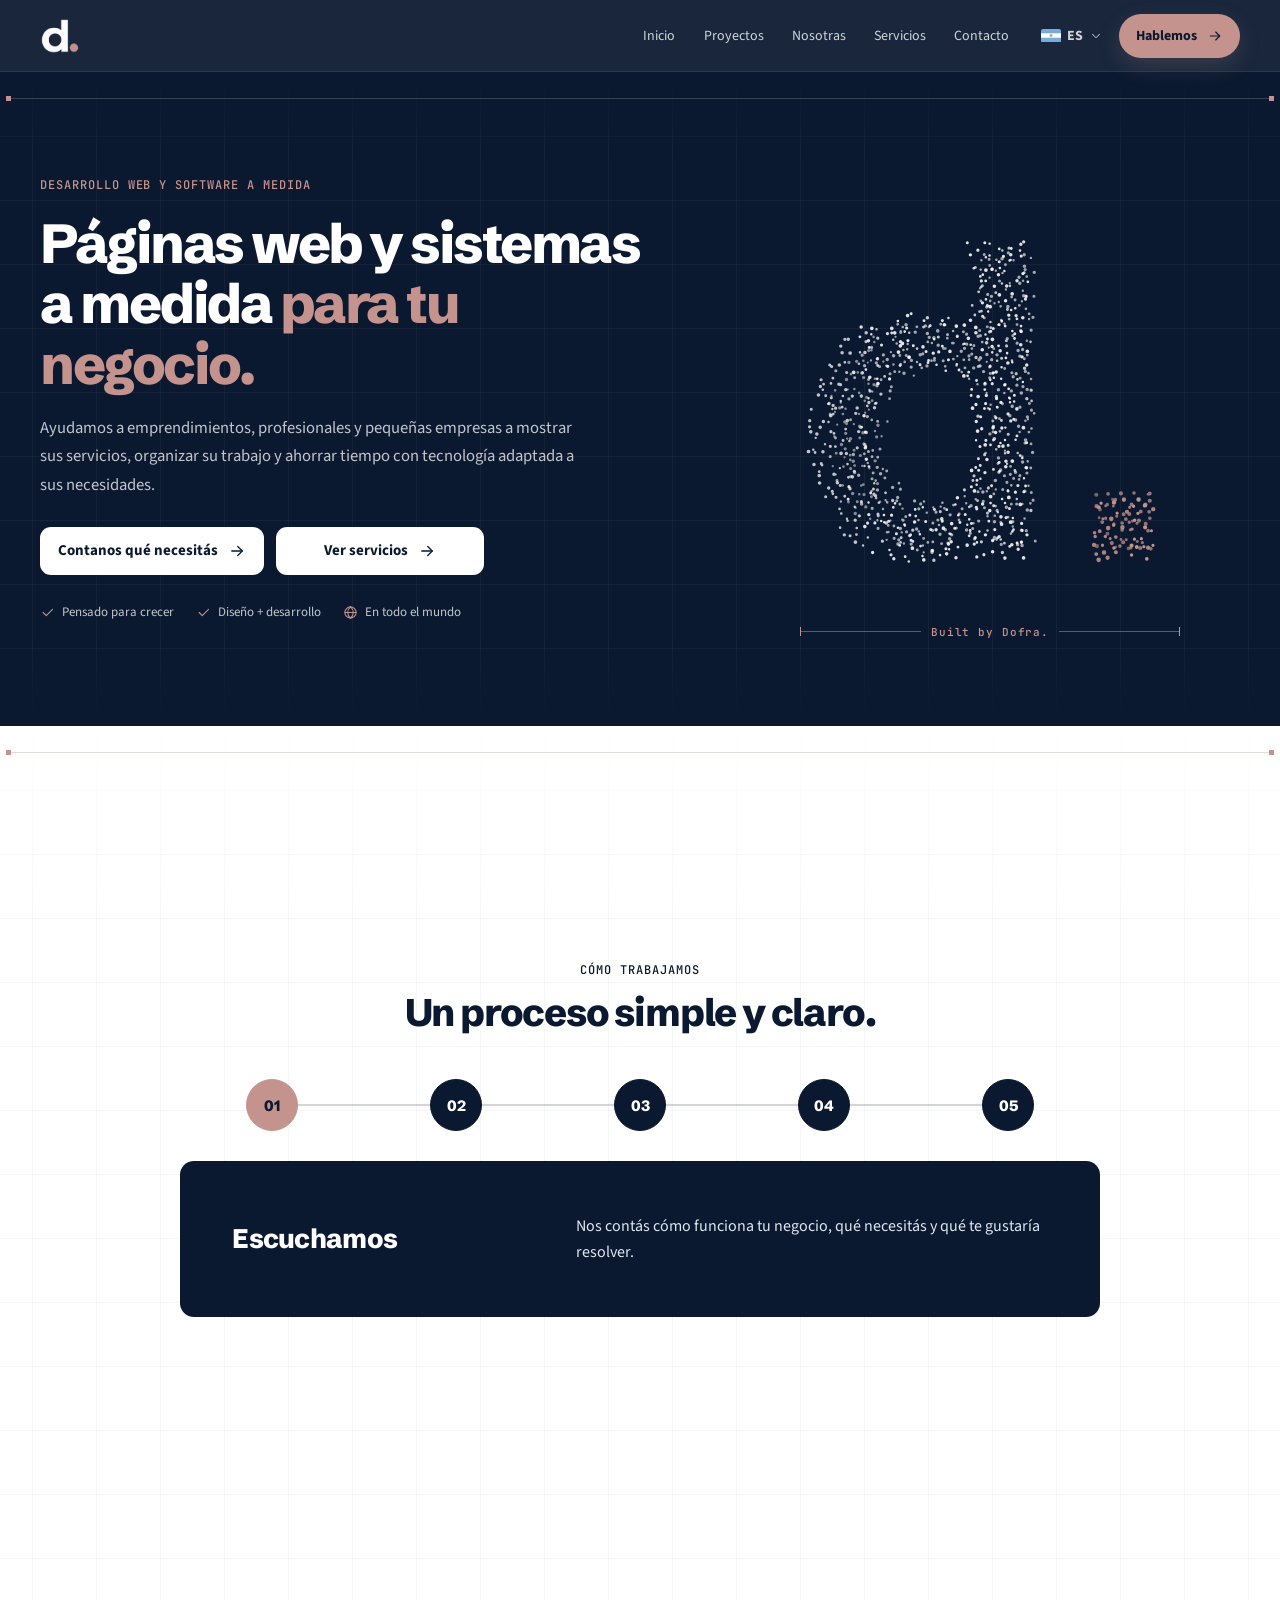
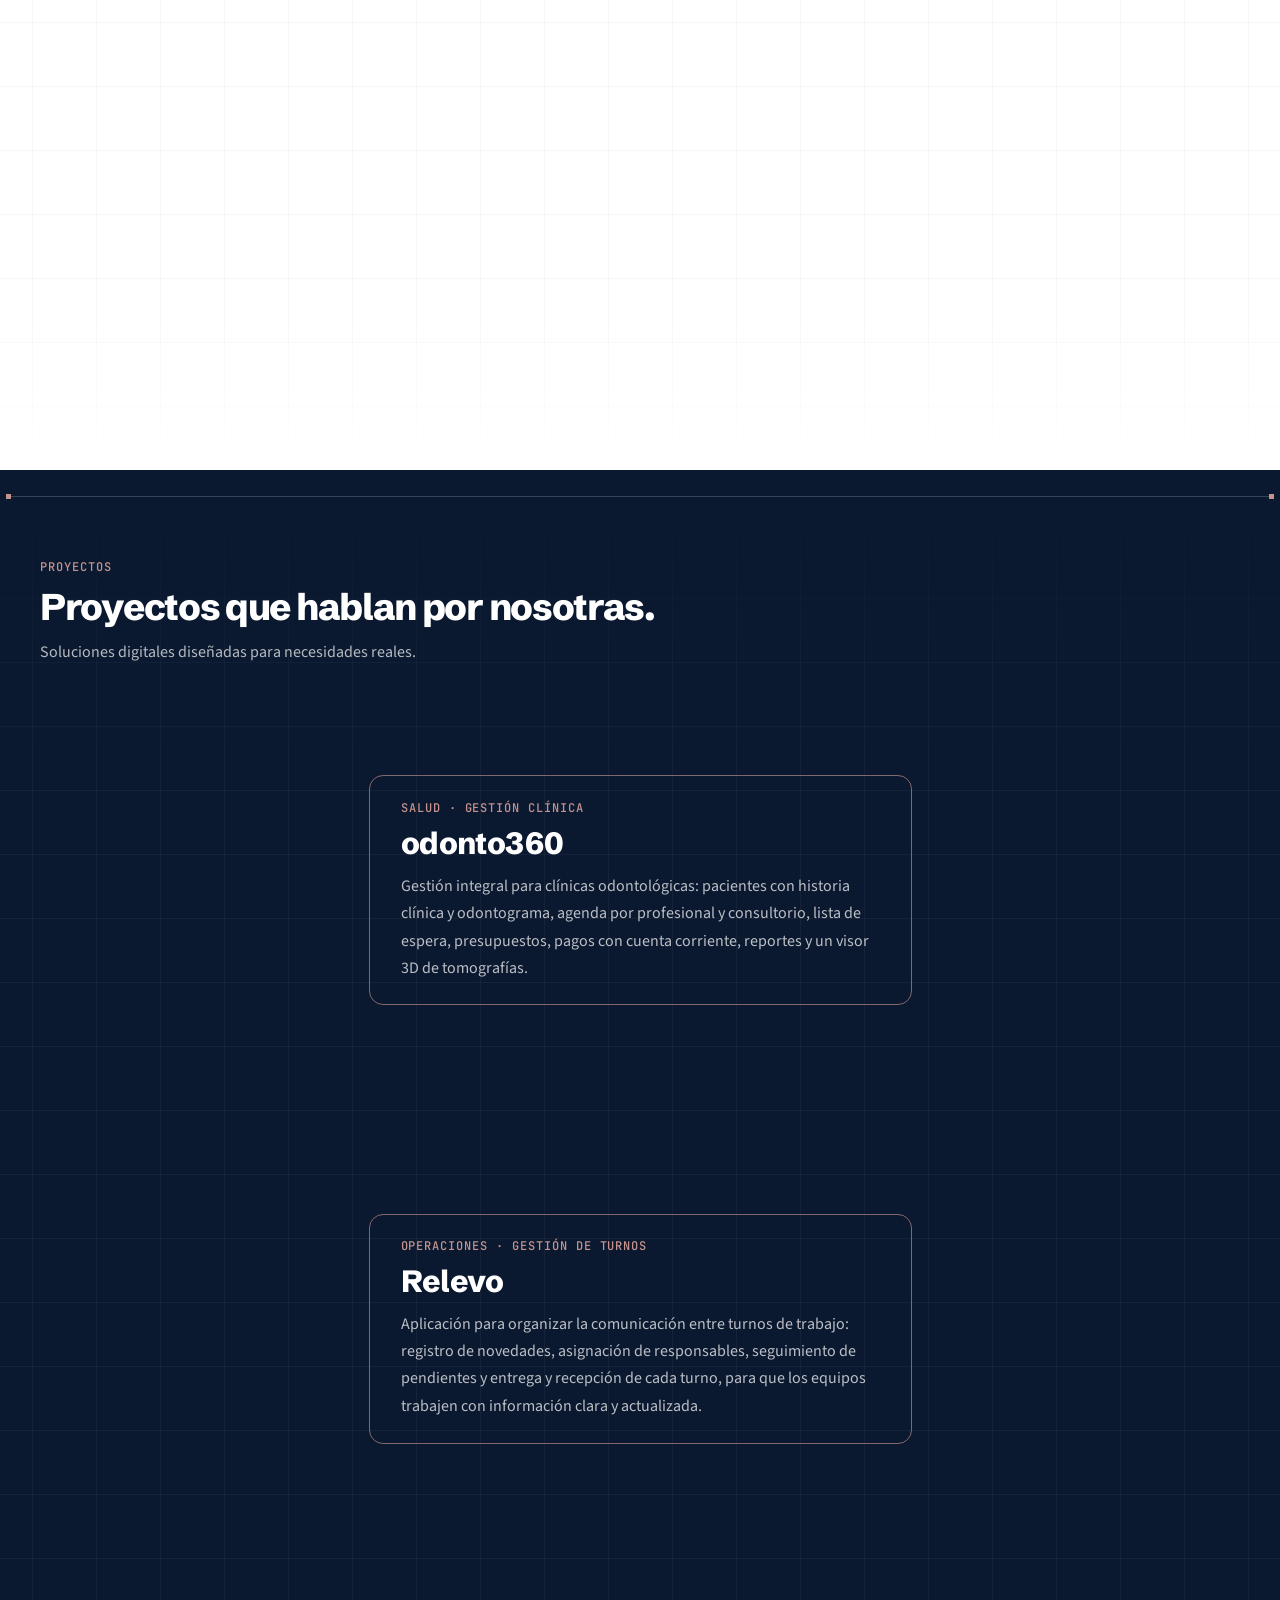
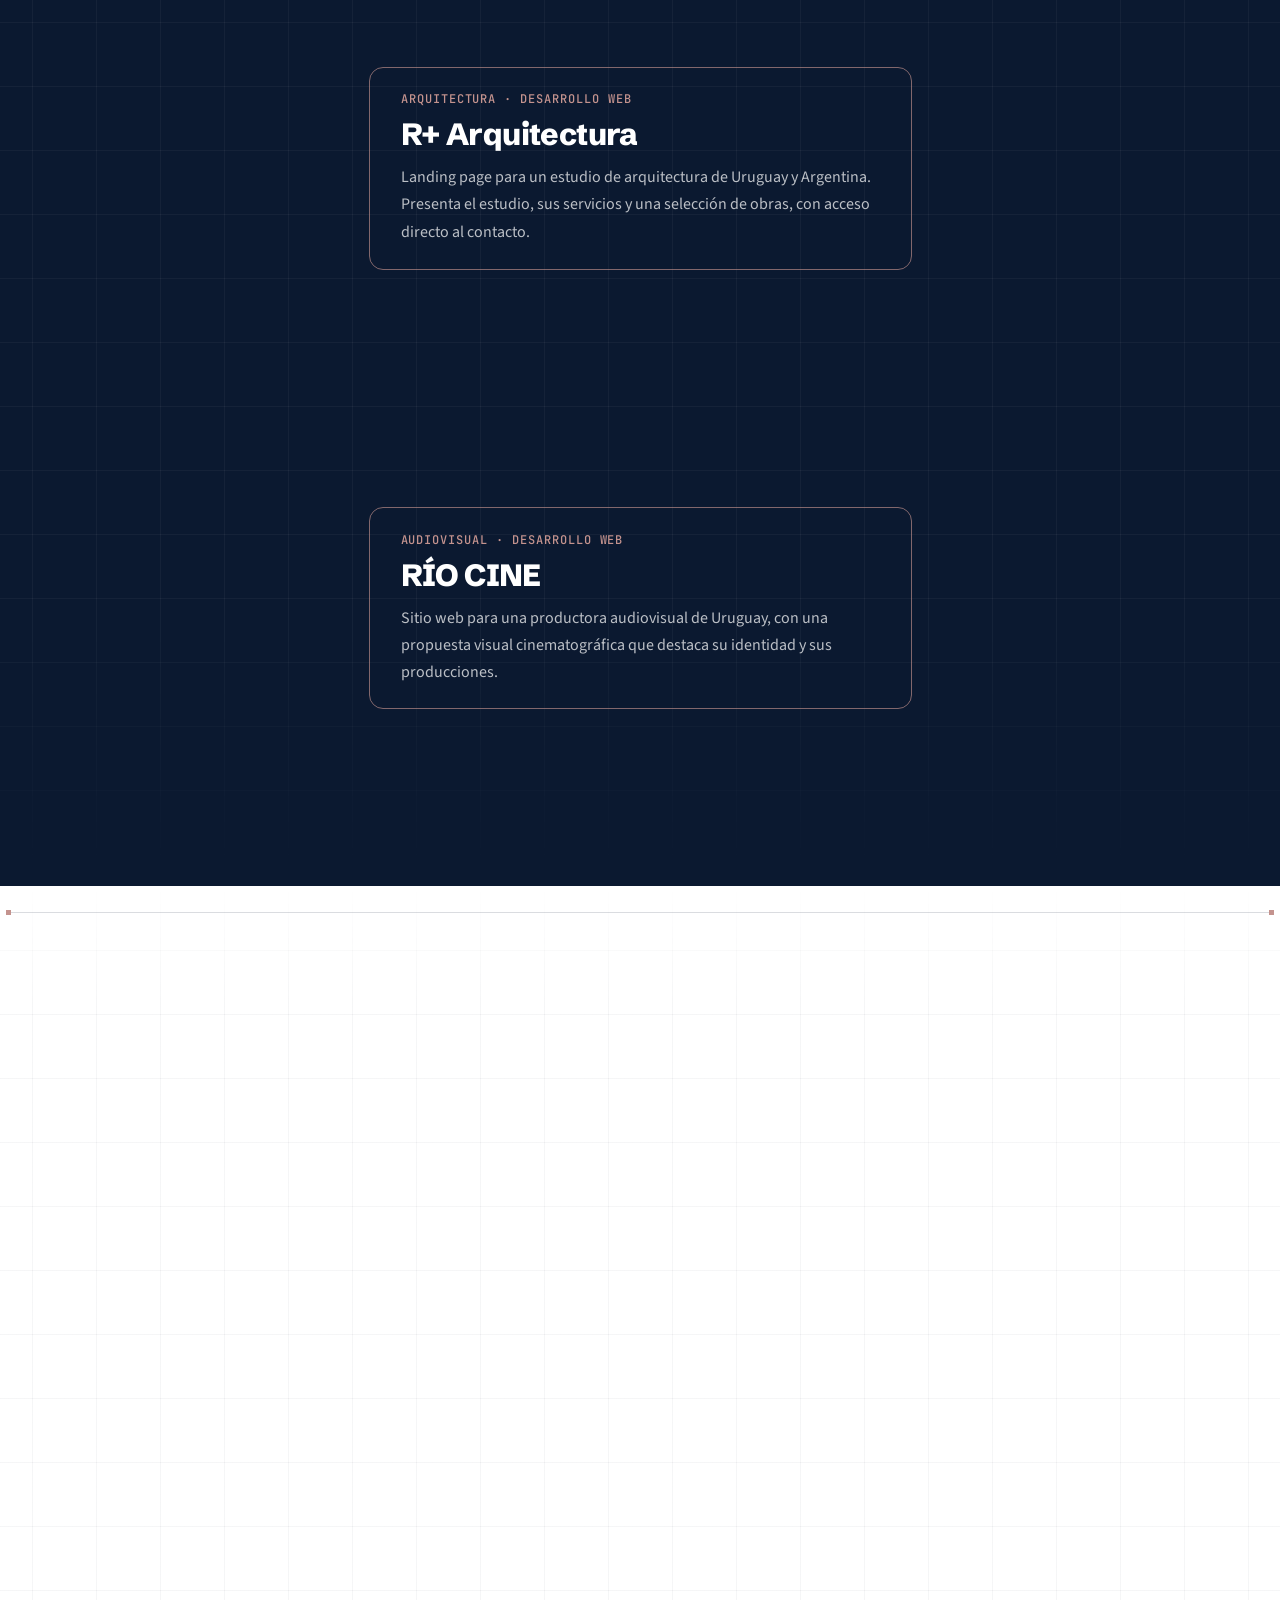
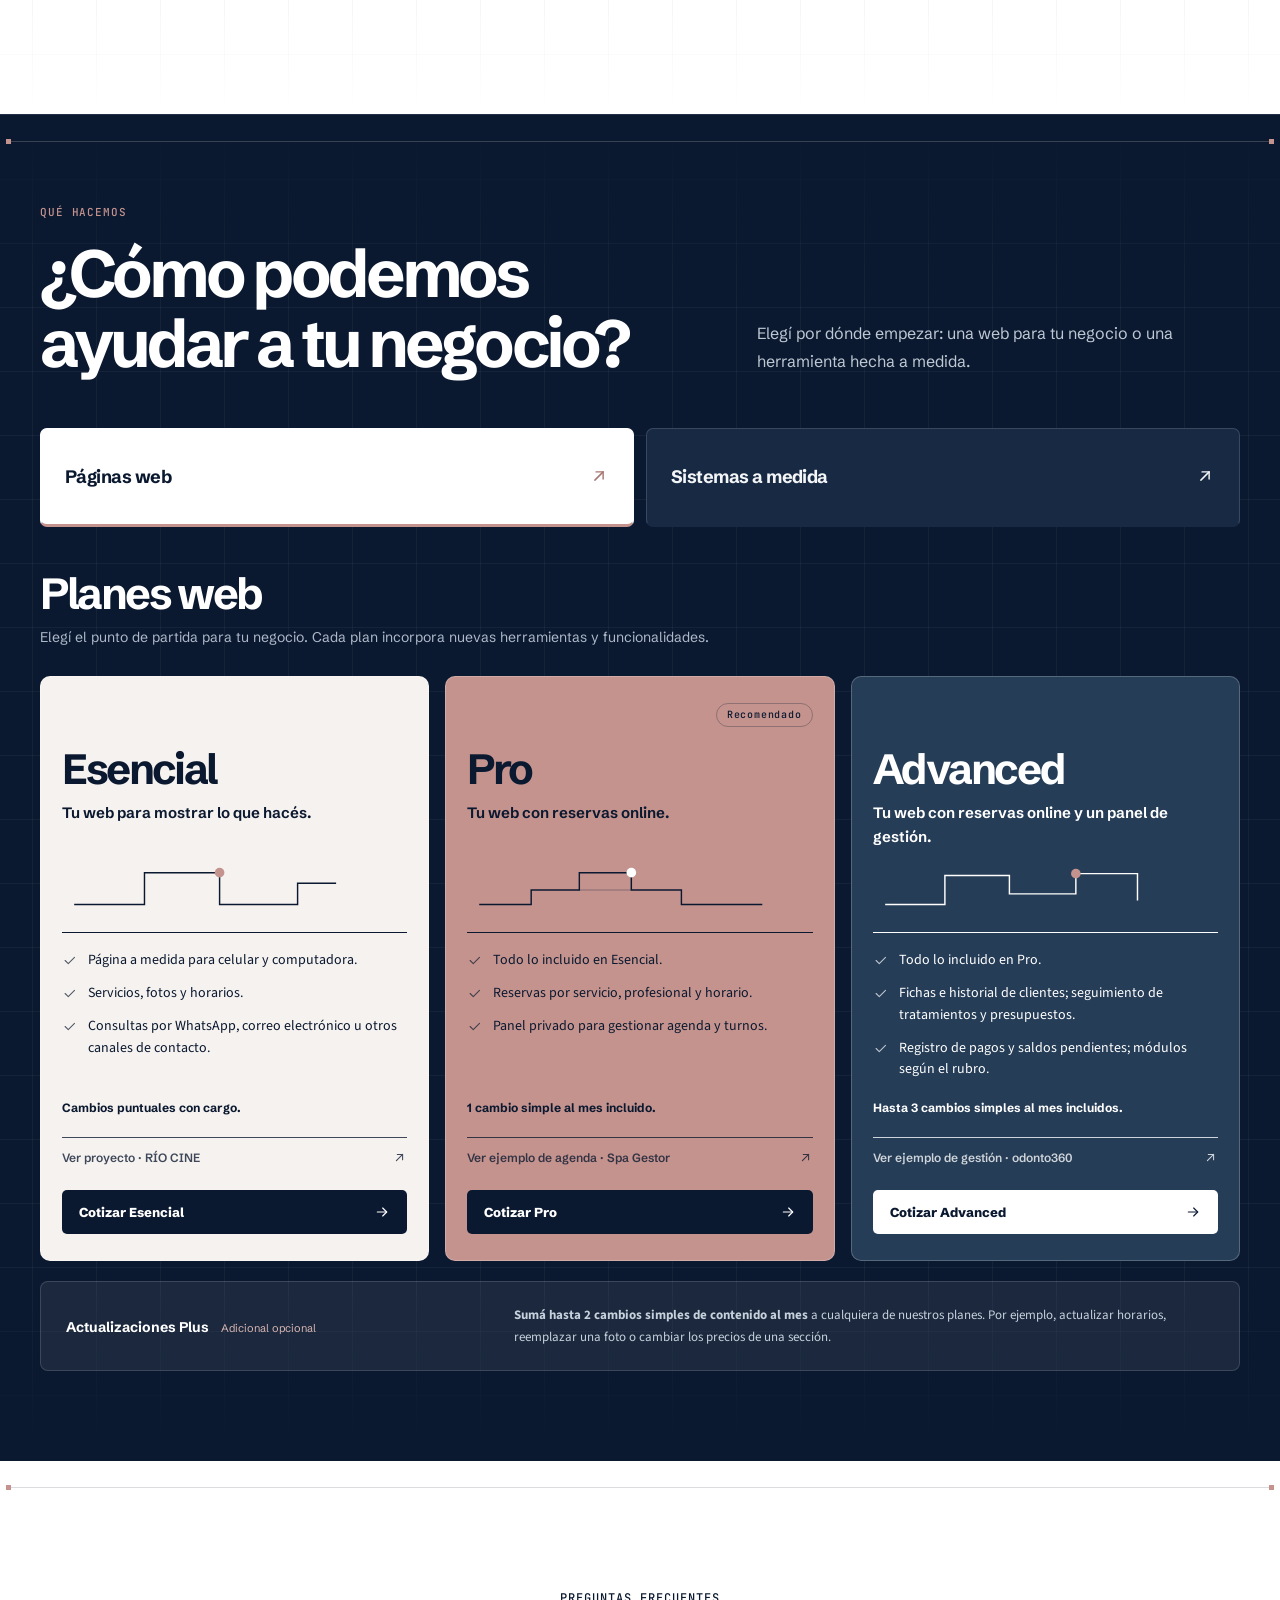
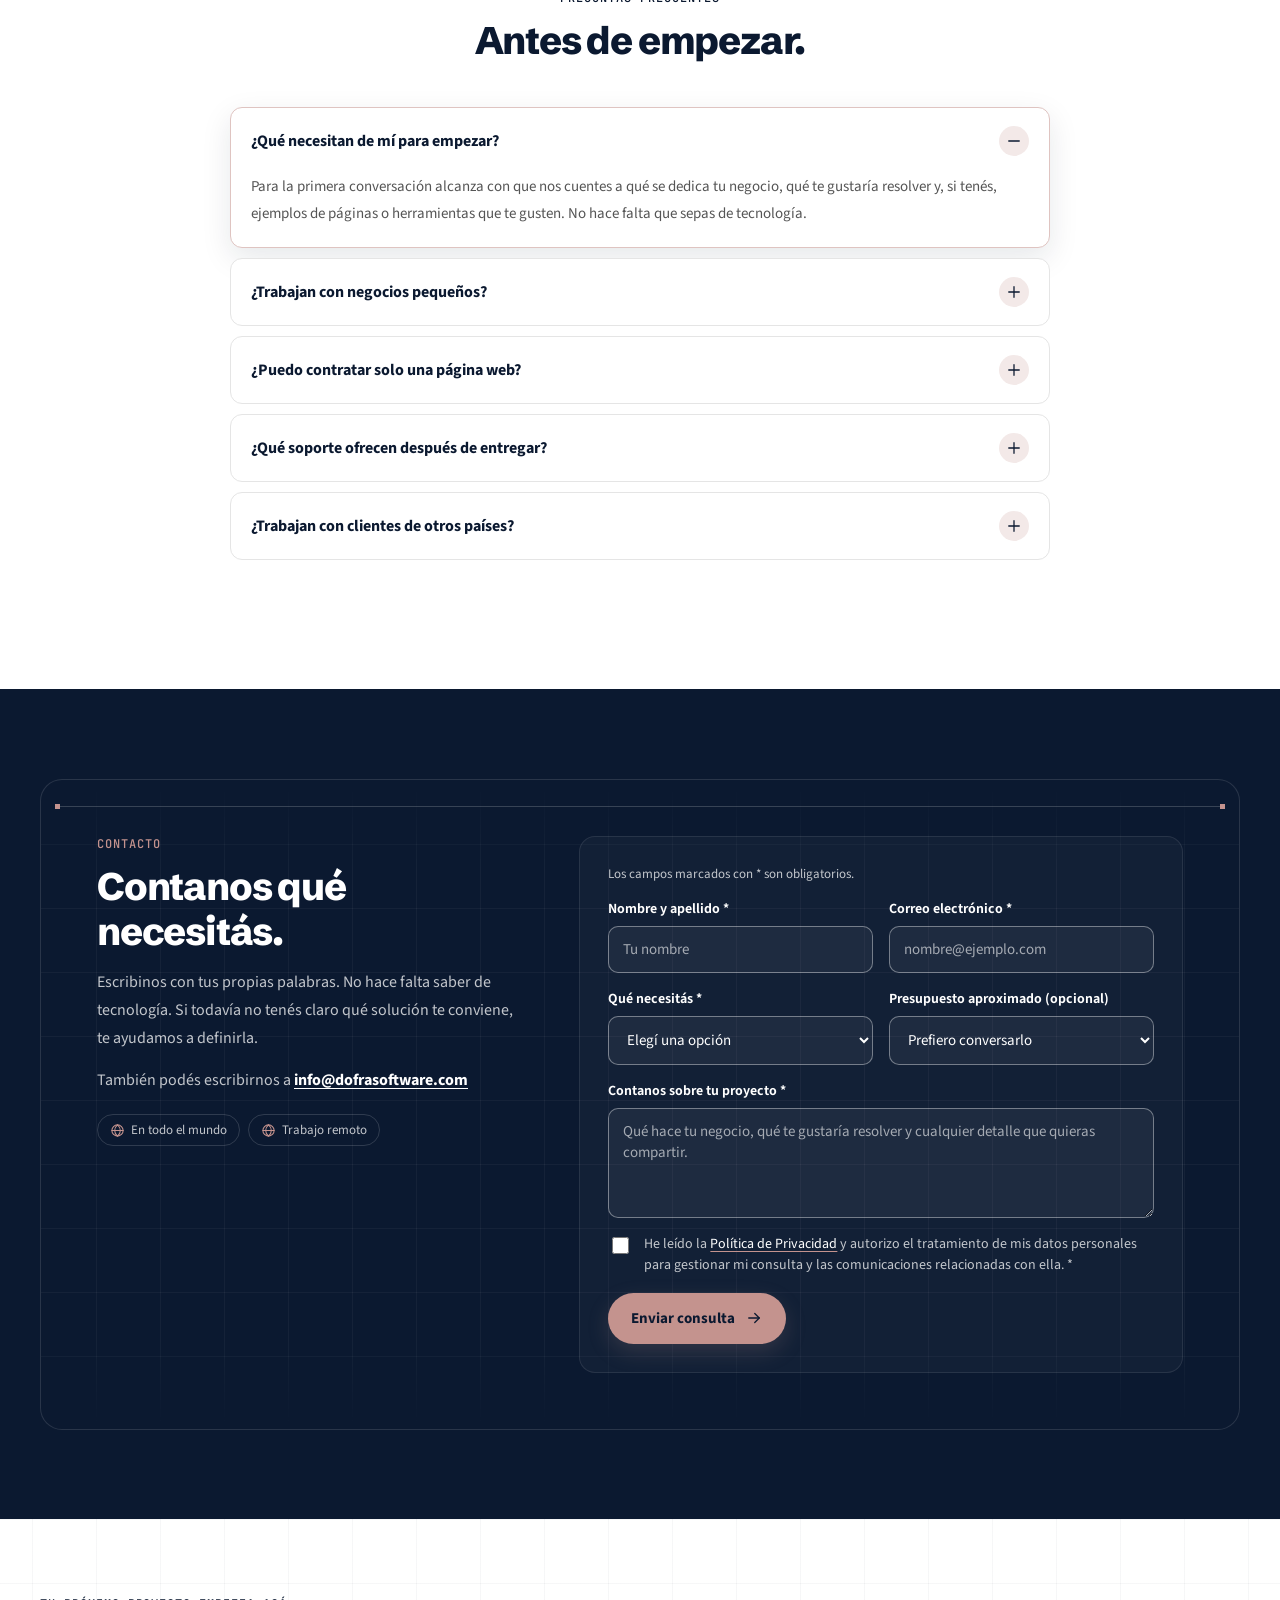
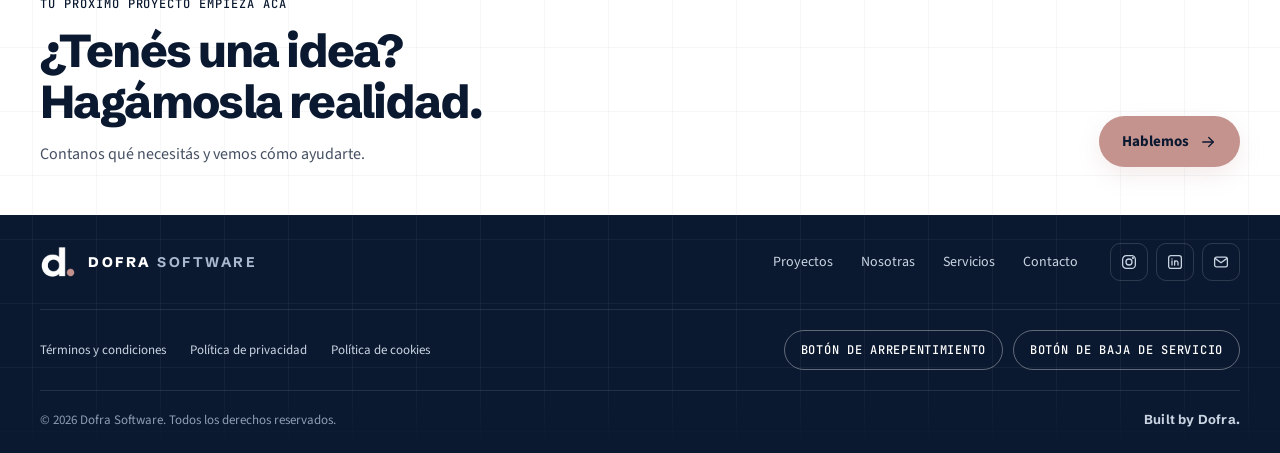
<file: index.html>
<!doctype html>
<html lang="es">
  <head>
    <meta charset="UTF-8" />
    <!-- Favicon: logo original sobre #0B1930 (el PNG transparente con la «d» blanca no se ve en fondos claros, como los resultados de Google). Ver docs/SEO.md. -->
    <link rel="icon" href="/favicon.ico" sizes="48x48" />
    <link rel="icon" type="image/png" sizes="192x192" href="/icon-192.png" />
    <link rel="apple-touch-icon" href="/apple-touch-icon.png" />
    <meta name="viewport" content="width=device-width, initial-scale=1.0" />
    <meta name="theme-color" content="#0B1930" />
    <meta name="description" content="Diseñamos páginas web, agendas online y sistemas de gestión a medida para negocios de todo el mundo." />
    <link rel="canonical" href="https://www.dofrasoftware.com/" />
    <meta property="og:type" content="website" />
    <meta property="og:locale" content="es_AR" />
    <meta property="og:url" content="https://www.dofrasoftware.com/" />
    <meta property="og:site_name" content="Dofra Software" />
    <meta property="og:title" content="Dofra Software | Páginas web y sistemas a medida" />
    <meta property="og:description" content="Diseñamos páginas web, agendas online y sistemas de gestión a medida para negocios de todo el mundo." />
    <meta property="og:image" content="https://www.dofrasoftware.com/og-image.png" />
    <meta property="og:image:width" content="1200" />
    <meta property="og:image:height" content="628" />
    <meta property="og:image:alt" content="Logo de Dofra Software con el texto «Páginas web y sistemas a medida.» y capturas de proyectos reales." />
    <meta name="twitter:card" content="summary_large_image" />
    <title>Dofra Software | Páginas web y sistemas a medida</title>
    <script type="application/ld+json">
    {
      "@context": "https://schema.org",
      "@graph": [
        {
          "@type": "WebSite",
          "@id": "https://www.dofrasoftware.com/#website",
          "url": "https://www.dofrasoftware.com/",
          "name": "Dofra Software",
          "alternateName": "Dofra",
          "inLanguage": "es",
          "publisher": { "@id": "https://www.dofrasoftware.com/#organization" }
        },
        {
          "@type": "ProfessionalService",
          "@id": "https://www.dofrasoftware.com/#organization",
          "name": "Dofra Software",
          "alternateName": "Dofra",
          "slogan": "Built by Dofra.",
          "url": "https://www.dofrasoftware.com/",
          "logo": "https://www.dofrasoftware.com/icon-192.png",
          "image": "https://www.dofrasoftware.com/og-image.png",
          "description": "Estudio de desarrollo de Córdoba, Argentina. Diseña páginas web y sistemas de gestión a medida para negocios de servicios: turnos y reservas online, clientes, pagos y reportes.",
          "email": "info@dofrasoftware.com",
          "address": { "@type": "PostalAddress", "addressLocality": "Córdoba", "addressRegion": "Córdoba", "addressCountry": "AR" },
          "areaServed": [
            { "@type": "City", "name": "Córdoba" },
            { "@type": "Country", "name": "Argentina" }
          ],
          "founder": [
            { "@type": "Person", "name": "Franca Recchia" },
            { "@type": "Person", "name": "Victoria Recchia" }
          ],
          "knowsAbout": ["Diseño web", "Desarrollo web", "Sistemas de gestión a medida", "Sistemas de turnos y reservas online", "Aplicaciones web"],
          "sameAs": [
            "https://www.instagram.com/dofra.software/",
            "https://www.linkedin.com/company/dofra-software/",
            "https://github.com/Dofra-Software"
          ]
        }
      ]
    }
    </script>
    <link rel="preload" href="/fonts/manrope-latin.woff2" as="font" type="font/woff2" crossorigin />
    <link rel="preload" href="/fonts/schibsted-grotesk-latin.woff2" as="font" type="font/woff2" crossorigin />
    <link rel="preload" href="/fonts/source-sans-3-latin.woff2" as="font" type="font/woff2" crossorigin />
    <script type="module" crossorigin src="/assets/index-Dw70vpSD.js"></script>
    <link rel="stylesheet" crossorigin href="/assets/index-sS0bG7sC.css">
  </head>
  <body>
    <div id="root"><a class="skip-link" href="#contenido">Saltar al contenido</a><header class="header"><div class="container nav-inner"><a class="brand " href="#inicio" aria-label="Dofra Software, ir al inicio"><img class="brand-logo" src="/dofra-logo.png" alt="" width="48" height="48"/></a><nav id="menu-principal" class="nav-links" aria-label="Navegación principal"><a href="#inicio">Inicio</a><a href="#proyectos">Proyectos</a><a href="#nosotras">Nosotras</a><a href="#servicios">Servicios</a><a href="#contacto">Contacto</a></nav><div class="nav-actions"><div class="lang-picker"><button type="button" class="lang-switch" aria-label="Elegir idioma · Español" aria-expanded="false" aria-controls="language-options"><img class="lang-flag" src="/flags/ar.png" width="20" height="14" alt=""/><span aria-hidden="true">ES</span><svg aria-hidden="true" focusable="false" width="14" height="14" viewBox="0 0 24 24" fill="none" stroke="currentColor" stroke-width="1.7" stroke-linecap="round" stroke-linejoin="round"><path d="m6 9 6 6 6-6"></path></svg></button><ul class="lang-options" id="language-options" aria-label="Elegir idioma" hidden=""><li><button type="button" lang="es" aria-current="true"><img class="lang-flag" src="/flags/ar.png" width="20" height="14" alt=""/>Español<svg aria-hidden="true" focusable="false" width="16" height="16" viewBox="0 0 24 24" fill="none" stroke="currentColor" stroke-width="1.7" stroke-linecap="round" stroke-linejoin="round"><path d="m5 12 5 5L20 7"></path></svg></button></li><li><button type="button" lang="en"><img class="lang-flag" src="/flags/us.png" width="20" height="14" alt=""/>English</button></li><li><button type="button" lang="fr"><img class="lang-flag" src="/flags/fr.png" width="20" height="14" alt=""/>Français</button></li></ul></div><a class="button button-primary nav-cta" href="#contacto">Hablemos<svg aria-hidden="true" focusable="false" width="16" height="16" viewBox="0 0 24 24" fill="none" stroke="currentColor" stroke-width="1.7" stroke-linecap="round" stroke-linejoin="round"><path d="M5 12h14"></path><path d="m13 6 6 6-6 6"></path></svg></a><button type="button" class="menu-toggle" aria-label="Abrir menú" aria-expanded="false" aria-controls="menu-principal"><svg aria-hidden="true" focusable="false" width="20" height="20" viewBox="0 0 24 24" fill="none" stroke="currentColor" stroke-width="1.7" stroke-linecap="round" stroke-linejoin="round"><path d="M4 7h16M4 12h16M4 17h16"></path></svg></button></div></div></header><main id="contenido" tabindex="-1"><section class="hero" id="inicio" aria-labelledby="hero-titulo"><div class="tg tg-dark has-grid" aria-hidden="true"><i class="tg-grid"></i><div class="tg-frame"><i class="tg-v tg-v-start"></i><i class="tg-v tg-v-end"></i><i class="tg-rule"></i><i class="tg-mark tg-mark-start"></i><i class="tg-mark tg-mark-end"></i></div><i class="tg-aim-x"></i><i class="tg-aim-y"></i><i class="tg-aim-dot"></i></div><div class="container hero-grid"><div class="hero-copy"><p class="eyebrow">DESARROLLO WEB Y SOFTWARE A MEDIDA</p><h1 id="hero-titulo">Páginas web y sistemas a medida<!-- --> <span>para tu negocio.</span></h1><p class="hero-lead">Ayudamos a emprendimientos, profesionales y pequeñas empresas a mostrar sus servicios, organizar su trabajo y ahorrar tiempo con tecnología adaptada a sus necesidades.</p><div class="hero-actions"><a class="button button-primary button-large" href="#contacto">Contanos qué necesitás<svg aria-hidden="true" focusable="false" width="18" height="18" viewBox="0 0 24 24" fill="none" stroke="currentColor" stroke-width="1.7" stroke-linecap="round" stroke-linejoin="round"><path d="M5 12h14"></path><path d="m13 6 6 6-6 6"></path></svg></a><a class="button button-ghost button-large" href="#servicios">Ver servicios<svg aria-hidden="true" focusable="false" width="18" height="18" viewBox="0 0 24 24" fill="none" stroke="currentColor" stroke-width="1.7" stroke-linecap="round" stroke-linejoin="round"><path d="M5 12h14"></path><path d="m13 6 6 6-6 6"></path></svg></a></div><ul class="hero-trust"><li><svg aria-hidden="true" focusable="false" width="15" height="15" viewBox="0 0 24 24" fill="none" stroke="currentColor" stroke-width="1.7" stroke-linecap="round" stroke-linejoin="round"><path d="m5 12 5 5L20 7"></path></svg>Pensado para crecer</li><li><svg aria-hidden="true" focusable="false" width="15" height="15" viewBox="0 0 24 24" fill="none" stroke="currentColor" stroke-width="1.7" stroke-linecap="round" stroke-linejoin="round"><path d="m5 12 5 5L20 7"></path></svg>Diseño + desarrollo</li><li><svg aria-hidden="true" focusable="false" width="15" height="15" viewBox="0 0 24 24" fill="none" stroke="currentColor" stroke-width="1.7" stroke-linecap="round" stroke-linejoin="round"><circle cx="12" cy="12" r="9"></circle><path d="M3 12h18M12 3c6 5 6 13 0 18M12 3c-6 5-6 13 0 18"></path></svg>En todo el mundo</li></ul></div><div class="hero-visual"><div class="particles" role="img" aria-label="Logo de Dofra formado por partículas blancas y terracota."><canvas aria-hidden="true"></canvas></div><span class="tg-measure" aria-hidden="true"><i></i><span>Built by Dofra.</span><i></i></span></div></div></section><section class="section section-soft section-compact process-section" aria-labelledby="proceso-titulo"><div class="tg tg-light has-grid" aria-hidden="true"><i class="tg-grid"></i><div class="tg-frame"><i class="tg-v tg-v-start"></i><i class="tg-v tg-v-end"></i><i class="tg-rule"></i><i class="tg-mark tg-mark-start"></i><i class="tg-mark tg-mark-end"></i></div></div><div class="container"><header class="section-head" data-reveal="true"><p class="kicker">CÓMO TRABAJAMOS</p><h2 id="proceso-titulo">Un proceso simple y claro.</h2></header><ol class="grid process-grid" data-reveal="true"><li class="card process-card"><span class="process-number" aria-hidden="true">0<!-- -->1</span><h3>Escuchamos</h3><p>Nos contás cómo funciona tu negocio, qué necesitás y qué te gustaría resolver.</p></li><li class="card process-card"><span class="process-number" aria-hidden="true">0<!-- -->2</span><h3>Proponemos</h3><p>Definimos una solución a medida y te presentamos qué incluye, el presupuesto y los plazos.</p></li><li class="card process-card"><span class="process-number" aria-hidden="true">0<!-- -->3</span><h3>Diseñamos y desarrollamos</h3><p>Damos forma a tu proyecto con un diseño claro y herramientas fáciles de usar.</p></li><li class="card process-card"><span class="process-number" aria-hidden="true">0<!-- -->4</span><h3>Revisamos y ajustamos</h3><p>Te mostramos los avances, escuchamos tu opinión y realizamos los ajustes acordados.</p></li><li class="card process-card"><span class="process-number" aria-hidden="true">0<!-- -->5</span><h3>Entregamos y acompañamos</h3><p>Ponemos en marcha la solución y te explicamos cómo usarla. También podemos acordar soporte, mantenimiento y futuras mejoras.</p></li></ol><div class="process-timeline"><div class="timeline-rail"><div class="timeline-track" aria-hidden="true"><span class="timeline-progress"></span></div><ol class="timeline-steps" aria-label="CÓMO TRABAJAMOS"><li><button type="button" class="timeline-node" aria-current="step" aria-controls="process-timeline-panel" aria-label="Escuchamos" title="Escuchamos">01</button></li><li><button type="button" class="timeline-node" aria-controls="process-timeline-panel" aria-label="Proponemos" title="Proponemos">02</button></li><li><button type="button" class="timeline-node" aria-controls="process-timeline-panel" aria-label="Diseñamos y desarrollamos" title="Diseñamos y desarrollamos">03</button></li><li><button type="button" class="timeline-node" aria-controls="process-timeline-panel" aria-label="Revisamos y ajustamos" title="Revisamos y ajustamos">04</button></li><li><button type="button" class="timeline-node" aria-controls="process-timeline-panel" aria-label="Entregamos y acompañamos" title="Entregamos y acompañamos">05</button></li></ol></div><div id="process-timeline-panel" class="timeline-panel"><div class="timeline-copy" aria-hidden="false"><h3>Escuchamos</h3><p>Nos contás cómo funciona tu negocio, qué necesitás y qué te gustaría resolver.</p></div><div class="timeline-copy" aria-hidden="true"><h3>Proponemos</h3><p>Definimos una solución a medida y te presentamos qué incluye, el presupuesto y los plazos.</p></div><div class="timeline-copy" aria-hidden="true"><h3>Diseñamos y desarrollamos</h3><p>Damos forma a tu proyecto con un diseño claro y herramientas fáciles de usar.</p></div><div class="timeline-copy" aria-hidden="true"><h3>Revisamos y ajustamos</h3><p>Te mostramos los avances, escuchamos tu opinión y realizamos los ajustes acordados.</p></div><div class="timeline-copy" aria-hidden="true"><h3>Entregamos y acompañamos</h3><p>Ponemos en marcha la solución y te explicamos cómo usarla. También podemos acordar soporte, mantenimiento y futuras mejoras.</p></div></div></div><ol class="mobile-process-timeline" aria-label="CÓMO TRABAJAMOS"><li class="mobile-process-step"><button type="button" class="mobile-process-node" aria-labelledby="mobile-process-title-0" aria-current="step">01</button><div class="mobile-process-copy"><h3 id="mobile-process-title-0">Escuchamos</h3><p>Nos contás cómo funciona tu negocio, qué necesitás y qué te gustaría resolver.</p></div></li><li class="mobile-process-step"><button type="button" class="mobile-process-node" aria-labelledby="mobile-process-title-1">02</button><div class="mobile-process-copy"><h3 id="mobile-process-title-1">Proponemos</h3><p>Definimos una solución a medida y te presentamos qué incluye, el presupuesto y los plazos.</p></div></li><li class="mobile-process-step"><button type="button" class="mobile-process-node" aria-labelledby="mobile-process-title-2">03</button><div class="mobile-process-copy"><h3 id="mobile-process-title-2">Diseñamos y desarrollamos</h3><p>Damos forma a tu proyecto con un diseño claro y herramientas fáciles de usar.</p></div></li><li class="mobile-process-step"><button type="button" class="mobile-process-node" aria-labelledby="mobile-process-title-3">04</button><div class="mobile-process-copy"><h3 id="mobile-process-title-3">Revisamos y ajustamos</h3><p>Te mostramos los avances, escuchamos tu opinión y realizamos los ajustes acordados.</p></div></li><li class="mobile-process-step"><button type="button" class="mobile-process-node" aria-labelledby="mobile-process-title-4">05</button><div class="mobile-process-copy"><h3 id="mobile-process-title-4">Entregamos y acompañamos</h3><p>Ponemos en marcha la solución y te explicamos cómo usarla. También podemos acordar soporte, mantenimiento y futuras mejoras.</p></div></li></ol></div></section><section class="section work" id="proyectos" aria-labelledby="proyectos-titulo"><div class="tg tg-dark has-grid" aria-hidden="true"><i class="tg-grid"></i><div class="tg-frame"><i class="tg-v tg-v-start"></i><i class="tg-v tg-v-end"></i><i class="tg-rule"></i><i class="tg-mark tg-mark-start"></i><i class="tg-mark tg-mark-end"></i></div></div><div class="container"><header class="work-head" data-reveal="true"><p class="work-kicker">PROYECTOS</p><h2 id="proyectos-titulo">Proyectos que hablan por nosotras.</h2><p>Soluciones digitales diseñadas para necesidades reales.</p></header><div class="work-list"><article class="work-item" data-reveal="true" aria-labelledby="proyecto-odonto360"><figure class="work-shot"><img src="/proyectos/odonto360-800.webp" srcSet="/proyectos/odonto360-480.webp 480w, /proyectos/odonto360-800.webp 800w, /proyectos/odonto360-1200.webp 1200w, /proyectos/odonto360-1600.webp 1600w, /proyectos/odonto360.webp 1904w" sizes="auto, (max-width: 900px) calc(100vw - 2 * clamp(16px, 4vw, 40px) - 2px), calc((min(1200px, 100vw - 2 * clamp(16px, 4vw, 40px)) - clamp(24px, 4vw, 56px)) * 0.583333 - 2px)" width="1904" height="908" alt="Odontograma de odonto360 con piezas marcadas como realizadas, pendientes y ausentes." loading="lazy" decoding="async"/></figure><div class="work-copy"><p class="work-category">Salud · Gestión clínica</p><h3 id="proyecto-odonto360">odonto360</h3><p class="work-desc">Gestión integral para clínicas odontológicas: pacientes con historia clínica y odontograma, agenda por profesional y consultorio, lista de espera, presupuestos, pagos con cuenta corriente, reportes y un visor 3D de tomografías.</p><a class="work-link" href="https://odonto.dofrasoftware.workers.dev/" target="_blank" rel="noopener noreferrer" aria-label="Ver proyecto: odonto360 (se abre en una pestaña nueva)">Ver proyecto<svg aria-hidden="true" focusable="false" width="18" height="18" viewBox="0 0 24 24" fill="none" stroke="currentColor" stroke-width="1.7" stroke-linecap="round" stroke-linejoin="round"><path d="M5 12h14"></path><path d="m13 6 6 6-6 6"></path></svg></a></div></article><article class="work-item is-reverse" data-reveal="true" aria-labelledby="proyecto-relevo"><figure class="work-shot"><img src="/proyectos/relevo-800.webp" srcSet="/proyectos/relevo-480.webp 480w, /proyectos/relevo-800.webp 800w, /proyectos/relevo-1200.webp 1200w, /proyectos/relevo-1600.webp 1600w, /proyectos/relevo-1920.webp 1920w, /proyectos/relevo.webp 2400w" sizes="auto, (max-width: 900px) calc(100vw - 2 * clamp(16px, 4vw, 40px) - 2px), calc((min(1200px, 100vw - 2 * clamp(16px, 4vw, 40px)) - clamp(24px, 4vw, 56px)) * 0.583333 - 2px)" width="2400" height="1350" alt="Panel Novedades de Relevo con las novedades abiertas de un hotel ficticio, con prioridad, sector, responsable y estado." loading="lazy" decoding="async"/></figure><div class="work-copy"><p class="work-category">Operaciones · Gestión de turnos</p><h3 id="proyecto-relevo">Relevo</h3><p class="work-desc">Aplicación para organizar la comunicación entre turnos de trabajo: registro de novedades, asignación de responsables, seguimiento de pendientes y entrega y recepción de cada turno, para que los equipos trabajen con información clara y actualizada.</p><a class="work-link" href="https://relevo.dofrasoftware.com/" target="_blank" rel="noopener noreferrer" aria-label="Ver proyecto: Relevo (se abre en una pestaña nueva)">Ver proyecto<svg aria-hidden="true" focusable="false" width="18" height="18" viewBox="0 0 24 24" fill="none" stroke="currentColor" stroke-width="1.7" stroke-linecap="round" stroke-linejoin="round"><path d="M5 12h14"></path><path d="m13 6 6 6-6 6"></path></svg></a></div></article><article class="work-item" data-reveal="true" aria-labelledby="proyecto-r-mas-arquitectura"><figure class="work-shot"><img src="/proyectos/r-mas-arquitectura-800.webp" srcSet="/proyectos/r-mas-arquitectura-480.webp 480w, /proyectos/r-mas-arquitectura-800.webp 800w, /proyectos/r-mas-arquitectura-1200.webp 1200w, /proyectos/r-mas-arquitectura-1600.webp 1600w, /proyectos/r-mas-arquitectura.webp 1905w" sizes="auto, (max-width: 900px) calc(100vw - 2 * clamp(16px, 4vw, 40px) - 2px), calc((min(1200px, 100vw - 2 * clamp(16px, 4vw, 40px)) - clamp(24px, 4vw, 56px)) * 0.583333 - 2px)" width="1905" height="913" alt="Portada de R+ Arquitectura con el logotipo del estudio sobre un plano arquitectónico." loading="lazy" decoding="async"/></figure><div class="work-copy"><p class="work-category">Arquitectura · Desarrollo web</p><h3 id="proyecto-r-mas-arquitectura">R+ Arquitectura</h3><p class="work-desc">Landing page para un estudio de arquitectura de Uruguay y Argentina. Presenta el estudio, sus servicios y una selección de obras, con acceso directo al contacto.</p><a class="work-link" href="https://r-mas-arquitectura.pages.dev/" target="_blank" rel="noopener noreferrer" aria-label="Ver proyecto: R+ Arquitectura (se abre en una pestaña nueva)">Ver proyecto<svg aria-hidden="true" focusable="false" width="18" height="18" viewBox="0 0 24 24" fill="none" stroke="currentColor" stroke-width="1.7" stroke-linecap="round" stroke-linejoin="round"><path d="M5 12h14"></path><path d="m13 6 6 6-6 6"></path></svg></a></div></article><article class="work-item is-reverse" data-reveal="true" aria-labelledby="proyecto-rio-cine"><figure class="work-shot"><img src="/proyectos/rio-cine-800.webp" srcSet="/proyectos/rio-cine-480.webp 480w, /proyectos/rio-cine-800.webp 800w, /proyectos/rio-cine-1200.webp 1200w, /proyectos/rio-cine-1600.webp 1600w, /proyectos/rio-cine-1920.webp 1920w, /proyectos/rio-cine.webp 2400w" sizes="auto, (max-width: 900px) calc(100vw - 2 * clamp(16px, 4vw, 40px) - 2px), calc((min(1200px, 100vw - 2 * clamp(16px, 4vw, 40px)) - clamp(24px, 4vw, 56px)) * 0.583333 - 2px)" width="2400" height="1350" alt="Portada del sitio de RÍO CINE con cámara cinematográfica, logotipo y navegación sobre fondo oscuro." loading="lazy" decoding="async"/></figure><div class="work-copy"><p class="work-category">Audiovisual · Desarrollo web</p><h3 id="proyecto-rio-cine">RÍO CINE</h3><p class="work-desc">Sitio web para una productora audiovisual de Uruguay, con una propuesta visual cinematográfica que destaca su identidad y sus producciones.</p><a class="work-link" href="https://rio-cine.pages.dev/" target="_blank" rel="noopener noreferrer" aria-label="Ver proyecto: RÍO CINE (se abre en una pestaña nueva)">Ver proyecto<svg aria-hidden="true" focusable="false" width="18" height="18" viewBox="0 0 24 24" fill="none" stroke="currentColor" stroke-width="1.7" stroke-linecap="round" stroke-linejoin="round"><path d="M5 12h14"></path><path d="m13 6 6 6-6 6"></path></svg></a></div></article></div></div></section><section class="section section-soft section-compact" id="nosotras" aria-labelledby="nosotras-titulo"><div class="tg tg-light has-grid" aria-hidden="true"><i class="tg-grid"></i><div class="tg-frame"><i class="tg-v tg-v-start"></i><i class="tg-v tg-v-end"></i><i class="tg-rule"></i><i class="tg-mark tg-mark-start"></i><i class="tg-mark tg-mark-end"></i></div></div><div class="container team"><header class="team-intro is-in"><h2 id="nosotras-titulo">Nosotras</h2><p>Somos Franca y Victoria, contadora pública e ingeniera en software. Creamos Dofra para ayudar a negocios y profesionales a transformar sus ideas y necesidades en herramientas digitales que les faciliten el trabajo.</p><p>Combinamos experiencia en empresas internacionales y más de 4 años de trayectoria en sistemas con una forma de trabajar cercana: escuchamos, preguntamos y buscamos entender qué necesita cada proyecto. Así, desarrollamos soluciones a medida que tienen sentido para tu negocio y son fáciles de usar.</p></header><ul class="team-cards is-in"><li class="team-card-slot" style="--i:0"><article class="team-card"><div class="team-card-inner"><div class="team-face team-front"><span class="team-initial" aria-hidden="true">F</span><h3 class="team-name">Franca Recchia</h3><p class="team-role">Contadora Pública</p><p class="sr-only">Analiza los procesos administrativos y comerciales de cada cliente y define el alcance funcional de los proyectos.</p><button type="button" class="team-toggle" aria-expanded="false"><span>Ver más</span><span class="sr-only">: <!-- -->Franca Recchia</span><svg aria-hidden="true" focusable="false" width="16" height="16" viewBox="0 0 24 24" fill="none" stroke="currentColor" stroke-width="1.8" stroke-linecap="round" stroke-linejoin="round"><path d="M20 12a8 8 0 0 1-13.7 5.6"></path><path d="M4 12a8 8 0 0 1 13.7-5.6"></path><path d="M18 3v3.6h-3.6"></path><path d="M6 21v-3.6h3.6"></path></svg></button></div><div class="team-face team-back" aria-hidden="true" inert=""><h3 class="team-name">Cra. Franca Recchia</h3><p class="sr-only">Contadora Pública</p><p class="team-desc">Analiza los procesos administrativos y comerciales de cada cliente y define el alcance funcional de los proyectos.</p><button type="button" class="team-toggle" aria-expanded="false"><span>Volver</span><span class="sr-only">: <!-- -->Franca Recchia</span><svg aria-hidden="true" focusable="false" width="16" height="16" viewBox="0 0 24 24" fill="none" stroke="currentColor" stroke-width="1.8" stroke-linecap="round" stroke-linejoin="round"><path d="M20 12a8 8 0 0 1-13.7 5.6"></path><path d="M4 12a8 8 0 0 1 13.7-5.6"></path><path d="M18 3v3.6h-3.6"></path><path d="M6 21v-3.6h3.6"></path></svg></button></div></div></article></li><li class="team-card-slot" style="--i:1"><article class="team-card"><div class="team-card-inner"><div class="team-face team-front"><span class="team-initial" aria-hidden="true">V</span><h3 class="team-name">Victoria Recchia</h3><p class="team-role">Ingeniera en Software</p><p class="sr-only">Lidera el diseño técnico de las soluciones y su desarrollo, desde la arquitectura hasta la implementación.</p><button type="button" class="team-toggle" aria-expanded="false"><span>Ver más</span><span class="sr-only">: <!-- -->Victoria Recchia</span><svg aria-hidden="true" focusable="false" width="16" height="16" viewBox="0 0 24 24" fill="none" stroke="currentColor" stroke-width="1.8" stroke-linecap="round" stroke-linejoin="round"><path d="M20 12a8 8 0 0 1-13.7 5.6"></path><path d="M4 12a8 8 0 0 1 13.7-5.6"></path><path d="M18 3v3.6h-3.6"></path><path d="M6 21v-3.6h3.6"></path></svg></button></div><div class="team-face team-back" aria-hidden="true" inert=""><h3 class="team-name">Ing. Victoria Recchia</h3><p class="sr-only">Ingeniera en Software</p><p class="team-desc">Lidera el diseño técnico de las soluciones y su desarrollo, desde la arquitectura hasta la implementación.</p><button type="button" class="team-toggle" aria-expanded="false"><span>Volver</span><span class="sr-only">: <!-- -->Victoria Recchia</span><svg aria-hidden="true" focusable="false" width="16" height="16" viewBox="0 0 24 24" fill="none" stroke="currentColor" stroke-width="1.8" stroke-linecap="round" stroke-linejoin="round"><path d="M20 12a8 8 0 0 1-13.7 5.6"></path><path d="M4 12a8 8 0 0 1 13.7-5.6"></path><path d="M18 3v3.6h-3.6"></path><path d="M6 21v-3.6h3.6"></path></svg></button></div></div></article></li></ul></div></section><section class="section services" id="servicios" aria-labelledby="servicios-titulo"><div class="tg tg-dark has-grid" aria-hidden="true"><i class="tg-grid"></i><div class="tg-frame"><i class="tg-v tg-v-start"></i><i class="tg-v tg-v-end"></i><i class="tg-rule"></i><i class="tg-mark tg-mark-start"></i><i class="tg-mark tg-mark-end"></i></div></div><div class="container"><header class="svc-intro" data-reveal="true"><div><p class="svc-kicker">QUÉ HACEMOS</p><h2 id="servicios-titulo">¿Cómo podemos ayudar a tu negocio?</h2></div><p>Elegí por dónde empezar: una web para tu negocio o una herramienta hecha a medida.</p></header><div class="svc-switcher" role="tablist" aria-label="Elegir tipo de servicio"><button type="button" role="tab" id="tab-paginas-web" class="svc-switch" aria-selected="true" aria-controls="paginas-web" tabindex="0"><strong>Páginas web</strong><span class="svc-switch-arrow" aria-hidden="true"><svg aria-hidden="true" focusable="false" width="20" height="20" viewBox="0 0 24 24" fill="none" stroke="currentColor" stroke-width="1.7" stroke-linecap="round" stroke-linejoin="round"><path d="M5 12h14"></path><path d="m13 6 6 6-6 6"></path></svg></span></button><button type="button" role="tab" id="tab-apps-a-medida" class="svc-switch" aria-selected="false" aria-controls="apps-a-medida" tabindex="-1"><strong>Sistemas a medida</strong><span class="svc-switch-arrow" aria-hidden="true"><svg aria-hidden="true" focusable="false" width="20" height="20" viewBox="0 0 24 24" fill="none" stroke="currentColor" stroke-width="1.7" stroke-linecap="round" stroke-linejoin="round"><path d="M5 12h14"></path><path d="m13 6 6 6-6 6"></path></svg></span></button></div><div class="svc-panel" id="paginas-web" role="tabpanel" aria-labelledby="tab-paginas-web" tabindex="-1"><header class="svc-panel-head"><h3>Planes web</h3><p>Elegí el punto de partida para tu negocio. Cada plan incorpora nuevas herramientas y funcionalidades.</p></header><div class="svc-plan-controls" role="group" aria-label="Planes de páginas web"><button type="button" aria-controls="planes-web" aria-current="true">Esencial</button><button type="button" aria-controls="planes-web">Pro</button><button type="button" aria-controls="planes-web">Advanced</button></div><ul class="svc-cards" id="planes-web" aria-label="Planes de páginas web" data-reveal="true"><li class="svc-card is-esencial" style="--i:0" aria-labelledby="plan-esencial"><div class="svc-card-top"></div><h4 id="plan-esencial">Esencial</h4><p class="svc-tagline">Tu web para mostrar lo que hacés.</p><div class="svc-graphic" aria-hidden="true"><svg viewBox="0 0 315 54" fill="none"><path class="svc-draw" d="M4 42H77V9H155V42H236V20H308" stroke="#0B1930" stroke-width="1.5"></path><circle class="svc-dot" cx="155" cy="9" r="5" fill="#C4938E"></circle></svg></div><ul class="svc-features"><li><svg aria-hidden="true" focusable="false" width="15" height="15" viewBox="0 0 24 24" fill="none" stroke="currentColor" stroke-width="1.7" stroke-linecap="round" stroke-linejoin="round"><path d="m5 12 5 5L20 7"></path></svg><span>Página a medida para celular y computadora.</span></li><li><svg aria-hidden="true" focusable="false" width="15" height="15" viewBox="0 0 24 24" fill="none" stroke="currentColor" stroke-width="1.7" stroke-linecap="round" stroke-linejoin="round"><path d="m5 12 5 5L20 7"></path></svg><span>Servicios, fotos y horarios.</span></li><li><svg aria-hidden="true" focusable="false" width="15" height="15" viewBox="0 0 24 24" fill="none" stroke="currentColor" stroke-width="1.7" stroke-linecap="round" stroke-linejoin="round"><path d="m5 12 5 5L20 7"></path></svg><span>Consultas por WhatsApp, correo electrónico u otros canales de contacto.</span></li></ul><p class="svc-changes">Cambios puntuales con cargo.</p><div class="svc-card-foot"><a class="svc-example" href="https://rio-cine.pages.dev/" target="_blank" rel="noopener noreferrer" aria-label="Ver proyecto · RÍO CINE (se abre en una pestaña nueva)"><span>Ver proyecto · RÍO CINE</span><span class="svc-example-arrow" aria-hidden="true"><svg aria-hidden="true" focusable="false" width="15" height="15" viewBox="0 0 24 24" fill="none" stroke="currentColor" stroke-width="1.7" stroke-linecap="round" stroke-linejoin="round"><path d="M5 12h14"></path><path d="m13 6 6 6-6 6"></path></svg></span></a><a class="svc-quote" href="#contacto"><span>Cotizar Esencial</span><span class="svc-quote-arrow" aria-hidden="true"><svg aria-hidden="true" focusable="false" width="16" height="16" viewBox="0 0 24 24" fill="none" stroke="currentColor" stroke-width="1.7" stroke-linecap="round" stroke-linejoin="round"><path d="M5 12h14"></path><path d="m13 6 6 6-6 6"></path></svg></span></a></div></li><li class="svc-card is-pro" style="--i:1" aria-labelledby="plan-pro"><div class="svc-card-top"><span class="svc-pill">Recomendado</span></div><h4 id="plan-pro">Pro</h4><p class="svc-tagline">Tu web con reservas online.</p><div class="svc-graphic" aria-hidden="true"><svg viewBox="0 0 315 54" fill="none"><path class="svc-draw" d="M4 42H58V27H108V9H162V27H214V42H307" stroke="#0B1930" stroke-width="1.5"></path><path d="M108 27H162V9" stroke="#0B1930" stroke-width="1" opacity=".35"></path><circle class="svc-dot" cx="162" cy="9" r="5" fill="#FFFFFF"></circle></svg></div><ul class="svc-features"><li><svg aria-hidden="true" focusable="false" width="15" height="15" viewBox="0 0 24 24" fill="none" stroke="currentColor" stroke-width="1.7" stroke-linecap="round" stroke-linejoin="round"><path d="m5 12 5 5L20 7"></path></svg><span>Todo lo incluido en Esencial.</span></li><li><svg aria-hidden="true" focusable="false" width="15" height="15" viewBox="0 0 24 24" fill="none" stroke="currentColor" stroke-width="1.7" stroke-linecap="round" stroke-linejoin="round"><path d="m5 12 5 5L20 7"></path></svg><span>Reservas por servicio, profesional y horario.</span></li><li><svg aria-hidden="true" focusable="false" width="15" height="15" viewBox="0 0 24 24" fill="none" stroke="currentColor" stroke-width="1.7" stroke-linecap="round" stroke-linejoin="round"><path d="m5 12 5 5L20 7"></path></svg><span>Panel privado para gestionar agenda y turnos.</span></li></ul><p class="svc-changes">1 cambio simple al mes incluido.</p><div class="svc-card-foot"><a class="svc-example" href="https://spa-gestor.pages.dev/" target="_blank" rel="noopener noreferrer" aria-label="Ver ejemplo de agenda · Spa Gestor (se abre en una pestaña nueva)"><span>Ver ejemplo de agenda · Spa Gestor</span><span class="svc-example-arrow" aria-hidden="true"><svg aria-hidden="true" focusable="false" width="15" height="15" viewBox="0 0 24 24" fill="none" stroke="currentColor" stroke-width="1.7" stroke-linecap="round" stroke-linejoin="round"><path d="M5 12h14"></path><path d="m13 6 6 6-6 6"></path></svg></span></a><a class="svc-quote" href="#contacto"><span>Cotizar Pro</span><span class="svc-quote-arrow" aria-hidden="true"><svg aria-hidden="true" focusable="false" width="16" height="16" viewBox="0 0 24 24" fill="none" stroke="currentColor" stroke-width="1.7" stroke-linecap="round" stroke-linejoin="round"><path d="M5 12h14"></path><path d="m13 6 6 6-6 6"></path></svg></span></a></div></li><li class="svc-card is-advanced" style="--i:2" aria-labelledby="plan-advanced"><div class="svc-card-top"></div><h4 id="plan-advanced">Advanced</h4><p class="svc-tagline">Tu web con reservas online y un panel de gestión.</p><div class="svc-graphic" aria-hidden="true"><svg viewBox="0 0 315 54" fill="none"><path class="svc-draw" d="M4 42H66V12H133V31H202V10H266V42H308" stroke="#FFFFFF" stroke-width="1.5"></path><circle class="svc-dot" cx="202" cy="10" r="5" fill="#C4938E"></circle></svg></div><ul class="svc-features"><li><svg aria-hidden="true" focusable="false" width="15" height="15" viewBox="0 0 24 24" fill="none" stroke="currentColor" stroke-width="1.7" stroke-linecap="round" stroke-linejoin="round"><path d="m5 12 5 5L20 7"></path></svg><span>Todo lo incluido en Pro.</span></li><li><svg aria-hidden="true" focusable="false" width="15" height="15" viewBox="0 0 24 24" fill="none" stroke="currentColor" stroke-width="1.7" stroke-linecap="round" stroke-linejoin="round"><path d="m5 12 5 5L20 7"></path></svg><span>Fichas e historial de clientes; seguimiento de tratamientos y presupuestos.</span></li><li><svg aria-hidden="true" focusable="false" width="15" height="15" viewBox="0 0 24 24" fill="none" stroke="currentColor" stroke-width="1.7" stroke-linecap="round" stroke-linejoin="round"><path d="m5 12 5 5L20 7"></path></svg><span>Registro de pagos y saldos pendientes; módulos según el rubro.</span></li></ul><p class="svc-changes">Hasta 3 cambios simples al mes incluidos.</p><div class="svc-card-foot"><a class="svc-example" href="https://odonto.dofrasoftware.workers.dev/" target="_blank" rel="noopener noreferrer" aria-label="Ver ejemplo de gestión · odonto360 (se abre en una pestaña nueva)"><span>Ver ejemplo de gestión · odonto360</span><span class="svc-example-arrow" aria-hidden="true"><svg aria-hidden="true" focusable="false" width="15" height="15" viewBox="0 0 24 24" fill="none" stroke="currentColor" stroke-width="1.7" stroke-linecap="round" stroke-linejoin="round"><path d="M5 12h14"></path><path d="m13 6 6 6-6 6"></path></svg></span></a><a class="svc-quote" href="#contacto"><span>Cotizar Advanced</span><span class="svc-quote-arrow" aria-hidden="true"><svg aria-hidden="true" focusable="false" width="16" height="16" viewBox="0 0 24 24" fill="none" stroke="currentColor" stroke-width="1.7" stroke-linecap="round" stroke-linejoin="round"><path d="M5 12h14"></path><path d="m13 6 6 6-6 6"></path></svg></span></a></div></li></ul><aside class="svc-plus" aria-labelledby="plus-titulo" data-reveal="true"><p class="svc-plus-head"><strong id="plus-titulo">Actualizaciones Plus</strong><small>Adicional opcional</small></p><p><strong>Sumá hasta 2 cambios simples de contenido al mes</strong> <!-- -->a cualquiera de nuestros planes. Por ejemplo, actualizar horarios, reemplazar una foto o cambiar los precios de una sección.</p></aside></div><div class="svc-panel" id="apps-a-medida" role="tabpanel" aria-labelledby="tab-apps-a-medida" tabindex="-1" hidden=""><div class="svc-system" data-reveal="true"><div><p class="svc-system-kicker">DESARROLLO A MEDIDA</p><h3><span>Contanos qué necesitás.</span><span> <!-- -->Nosotros lo desarrollamos.</span></h3><p>Diseñamos herramientas que se adaptan a la forma de trabajar de tu negocio, desde agendas y gestión de clientes hasta soluciones personalizadas.</p><a class="svc-quote" href="#contacto"><span>Hablemos de tu proyecto</span><span class="svc-quote-arrow" aria-hidden="true"><svg aria-hidden="true" focusable="false" width="16" height="16" viewBox="0 0 24 24" fill="none" stroke="currentColor" stroke-width="1.7" stroke-linecap="round" stroke-linejoin="round"><path d="M5 12h14"></path><path d="m13 6 6 6-6 6"></path></svg></span></a></div><div class="svc-design" aria-hidden="true"><i></i><i></i><i></i><i></i></div></div></div></div></section><section class="section section-soft section-compact" aria-labelledby="faq-titulo"><div class="tg tg-light" aria-hidden="true"><div class="tg-frame"><i class="tg-v tg-v-start"></i><i class="tg-v tg-v-end"></i><i class="tg-rule"></i><i class="tg-mark tg-mark-start"></i><i class="tg-mark tg-mark-end"></i></div></div><div class="container"><header class="section-head" data-reveal="true"><p class="kicker">PREGUNTAS FRECUENTES</p><h2 id="faq-titulo">Antes de empezar.</h2></header><div class="faq-list" data-reveal="true"><div class="faq-item expanded"><h3><button type="button" id="faq-q-0" aria-expanded="true" aria-controls="faq-a-0"><span>¿Qué necesitan de mí para empezar?</span><span class="faq-icon" aria-hidden="true"><svg aria-hidden="true" focusable="false" width="18" height="18" viewBox="0 0 24 24" fill="none" stroke="currentColor" stroke-width="1.7" stroke-linecap="round" stroke-linejoin="round"><path d="M5 12h14"></path></svg></span></button></h3><div id="faq-a-0" role="region" aria-labelledby="faq-q-0"><p>Para la primera conversación alcanza con que nos cuentes a qué se dedica tu negocio, qué te gustaría resolver y, si tenés, ejemplos de páginas o herramientas que te gusten. No hace falta que sepas de tecnología.</p></div></div><div class="faq-item "><h3><button type="button" id="faq-q-1" aria-expanded="false" aria-controls="faq-a-1"><span>¿Trabajan con negocios pequeños?</span><span class="faq-icon" aria-hidden="true"><svg aria-hidden="true" focusable="false" width="18" height="18" viewBox="0 0 24 24" fill="none" stroke="currentColor" stroke-width="1.7" stroke-linecap="round" stroke-linejoin="round"><path d="M12 5v14M5 12h14"></path></svg></span></button></h3><div id="faq-a-1" role="region" aria-labelledby="faq-q-1" hidden=""><p>Sí. Trabajamos con emprendimientos, profesionales y empresas que buscan una solución digital acorde a su etapa.</p></div></div><div class="faq-item "><h3><button type="button" id="faq-q-2" aria-expanded="false" aria-controls="faq-a-2"><span>¿Puedo contratar solo una página web?</span><span class="faq-icon" aria-hidden="true"><svg aria-hidden="true" focusable="false" width="18" height="18" viewBox="0 0 24 24" fill="none" stroke="currentColor" stroke-width="1.7" stroke-linecap="round" stroke-linejoin="round"><path d="M12 5v14M5 12h14"></path></svg></span></button></h3><div id="faq-a-2" role="region" aria-labelledby="faq-q-2" hidden=""><p>Por supuesto. Podemos hacer una página de presentación, un sitio profesional o una solución más completa, según lo que necesites.</p></div></div><div class="faq-item "><h3><button type="button" id="faq-q-3" aria-expanded="false" aria-controls="faq-a-3"><span>¿Qué soporte ofrecen después de entregar?</span><span class="faq-icon" aria-hidden="true"><svg aria-hidden="true" focusable="false" width="18" height="18" viewBox="0 0 24 24" fill="none" stroke="currentColor" stroke-width="1.7" stroke-linecap="round" stroke-linejoin="round"><path d="M12 5v14M5 12h14"></path></svg></span></button></h3><div id="faq-a-3" role="region" aria-labelledby="faq-q-3" hidden=""><p>Podemos acordar soporte, mejoras y mantenimiento después de la entrega, según las necesidades del proyecto.</p></div></div><div class="faq-item "><h3><button type="button" id="faq-q-4" aria-expanded="false" aria-controls="faq-a-4"><span>¿Trabajan con clientes de otros países?</span><span class="faq-icon" aria-hidden="true"><svg aria-hidden="true" focusable="false" width="18" height="18" viewBox="0 0 24 24" fill="none" stroke="currentColor" stroke-width="1.7" stroke-linecap="round" stroke-linejoin="round"><path d="M12 5v14M5 12h14"></path></svg></span></button></h3><div id="faq-a-4" role="region" aria-labelledby="faq-q-4" hidden=""><p>Sí. Trabajamos de forma remota con clientes de cualquier parte del mundo.</p></div></div></div></div></section><section class="section contact section-compact" id="contacto" aria-labelledby="contacto-titulo"><div class="container"><div class="contact-panel" data-reveal="true"><div class="tg tg-dark has-grid" aria-hidden="true"><i class="tg-grid"></i><div class="tg-frame"><i class="tg-v tg-v-start"></i><i class="tg-v tg-v-end"></i><i class="tg-rule"></i><i class="tg-mark tg-mark-start"></i><i class="tg-mark tg-mark-end"></i></div></div><div class="contact-intro"><p class="kicker">CONTACTO</p><h2 id="contacto-titulo">Contanos qué necesitás.</h2><p>Escribinos con tus propias palabras. No hace falta saber de tecnología. Si todavía no tenés claro qué solución te conviene, te ayudamos a definirla.</p><p class="quote-email">También podés escribirnos a<!-- --> <a href="mailto:info@dofrasoftware.com?subject=Consulta%20de%20proyecto%20%E2%80%94%20Dofra%20Software">info@dofrasoftware.com</a></p><ul class="contact-chips"><li><svg aria-hidden="true" focusable="false" width="15" height="15" viewBox="0 0 24 24" fill="none" stroke="currentColor" stroke-width="1.7" stroke-linecap="round" stroke-linejoin="round"><circle cx="12" cy="12" r="9"></circle><path d="M3 12h18M12 3c6 5 6 13 0 18M12 3c-6 5-6 13 0 18"></path></svg>En todo el mundo</li><li><svg aria-hidden="true" focusable="false" width="15" height="15" viewBox="0 0 24 24" fill="none" stroke="currentColor" stroke-width="1.7" stroke-linecap="round" stroke-linejoin="round"><circle cx="12" cy="12" r="9"></circle><path d="M3 12h18M12 3c6 5 6 13 0 18M12 3c-6 5-6 13 0 18"></path></svg>Trabajo remoto</li></ul></div><form class="quote-form" aria-describedby="form-required-note"><input type="hidden" name="_subject" value="Nueva consulta desde la web de Dofra"/><input type="hidden" name="_template" value="table"/><input type="hidden" name="idioma" value="Español"/><div class="quote-honey" aria-hidden="true"><label>Website<input name="_honey" tabindex="-1" autoComplete="off"/></label></div><p class="quote-required" id="form-required-note">Los campos marcados con * son obligatorios.</p><div class="quote-grid"><label><span>Nombre y apellido<!-- --> <span aria-hidden="true">*</span></span><input name="name" required="" maxLength="100" autoComplete="name" placeholder="Tu nombre"/></label><label><span>Correo electrónico<!-- --> <span aria-hidden="true">*</span></span><input type="email" name="email" required="" maxLength="150" autoComplete="email" placeholder="nombre@ejemplo.com"/></label><label><span>Qué necesitás<!-- --> <span aria-hidden="true">*</span></span><select name="project_type" required=""><option value="" disabled="" selected="">Elegí una opción</option><option value="Página web — Plan Esencial">Página web — Plan Esencial</option><option value="Página web — Plan Pro">Página web — Plan Pro</option><option value="Página web — Plan Advanced">Página web — Plan Advanced</option><option value="Sistema o aplicación a medida">Sistema o aplicación a medida</option><option value="No sé qué plan necesito, quiero asesoramiento">No sé qué plan necesito, quiero asesoramiento</option><option value="Otro">Otro</option></select></label><label><span>Presupuesto aproximado (opcional)</span><select name="budget"><option value="" selected="">Prefiero conversarlo</option><option value="Menos de USD 500">Menos de USD 500</option><option value="USD 500 – 1.500">USD 500 – 1.500</option><option value="USD 1.500 – 5.000">USD 1.500 – 5.000</option><option value="Más de USD 5.000">Más de USD 5.000</option></select></label></div><label><span>Contanos sobre tu proyecto<!-- --> <span aria-hidden="true">*</span></span><textarea name="message" required="" maxLength="3000" rows="4" placeholder="Qué hace tu negocio, qué te gustaría resolver y cualquier detalle que quieras compartir."></textarea></label><div class="quote-consent-block"><div class="quote-consent"><input type="checkbox" id="quote-consent" required="" name="consent" value="Sí"/><label for="quote-consent">He leído la <a href="/privacidad" target="_blank" rel="noopener noreferrer">Política de Privacidad<span class="sr-only"> (<!-- -->se abre en una pestaña nueva<!-- -->)</span></a> y autorizo el tratamiento de mis datos personales para gestionar mi consulta y las comunicaciones relacionadas con ella.<!-- --> <span aria-hidden="true">*</span></label></div></div><div class="turnstile-slot"></div><div class="quote-submit"><button type="submit" class="button button-primary button-large">Enviar consulta<svg aria-hidden="true" focusable="false" width="18" height="18" viewBox="0 0 24 24" fill="none" stroke="currentColor" stroke-width="1.7" stroke-linecap="round" stroke-linejoin="round"><path d="M5 12h14"></path><path d="m13 6 6 6-6 6"></path></svg></button><div class="quote-feedback idle" role="status" aria-live="polite"></div></div></form></div></div></section></main><footer class="footer" aria-labelledby="footer-titulo"><div class="tg tg-dark has-grid" aria-hidden="true"><i class="tg-grid"></i><div class="tg-frame"><i class="tg-v tg-v-start"></i><i class="tg-v tg-v-end"></i><i class="tg-rule"></i><i class="tg-mark tg-mark-start"></i><i class="tg-mark tg-mark-end"></i></div></div><div class="container"><div class="footer-cta"><div><p class="footer-kicker">TU PRÓXIMO PROYECTO EMPIEZA ACÁ</p><h2 id="footer-titulo"><span>¿Tenés una idea?</span> <span>Hagámosla realidad.</span></h2><p class="footer-desc">Contanos qué necesitás y vemos cómo ayudarte.</p></div><a class="button button-primary button-large footer-cta-button" href="#contacto">Hablemos<svg aria-hidden="true" focusable="false" width="18" height="18" viewBox="0 0 24 24" fill="none" stroke="currentColor" stroke-width="1.7" stroke-linecap="round" stroke-linejoin="round"><path d="M5 12h14"></path><path d="m13 6 6 6-6 6"></path></svg></a></div><div class="footer-main"><a class="footer-brand" href="#inicio" aria-label="Dofra Software, ir al inicio"><img src="/dofra-logo.png" alt="" width="40" height="40"/><span>DOFRA <span>SOFTWARE</span></span></a><nav class="footer-links" aria-label="Navegación del pie de página"><a href="#proyectos">Proyectos</a><a href="#nosotras">Nosotras</a><a href="#servicios">Servicios</a><a href="#contacto">Contacto</a></nav><ul class="footer-social" aria-label="Redes sociales"><li><a href="https://www.instagram.com/dofra.software/" target="_blank" rel="noopener noreferrer" aria-label="Instagram (se abre en una pestaña nueva)"><svg aria-hidden="true" focusable="false" width="18" height="18" viewBox="0 0 24 24" fill="none" stroke="currentColor" stroke-width="1.7" stroke-linecap="round" stroke-linejoin="round"><rect x="3.5" y="3.5" width="17" height="17" rx="5"></rect><circle cx="12" cy="12" r="4"></circle><circle cx="17.2" cy="6.8" r=".6" fill="currentColor"></circle></svg></a></li><li><a href="https://www.linkedin.com/company/dofra-software/" target="_blank" rel="noopener noreferrer" aria-label="LinkedIn (se abre en una pestaña nueva)"><svg aria-hidden="true" focusable="false" width="18" height="18" viewBox="0 0 24 24" fill="none" stroke="currentColor" stroke-width="1.7" stroke-linecap="round" stroke-linejoin="round"><rect x="3.5" y="3.5" width="17" height="17" rx="3"></rect><path d="M8 10.5V16M8 7.8v.2M11.5 16v-5.5M11.5 13c0-1.6 1-2.6 2.3-2.6s2.2.9 2.2 2.6V16"></path></svg></a></li><li class="footer-email-item"><a href="mailto:info@dofrasoftware.com" aria-label="Email: info@dofrasoftware.com"><svg aria-hidden="true" focusable="false" width="18" height="18" viewBox="0 0 24 24" fill="none" stroke="currentColor" stroke-width="1.7" stroke-linecap="round" stroke-linejoin="round"><rect x="3.5" y="5.5" width="17" height="13" rx="2.5"></rect><path d="m4.5 7.5 7.5 5.5 7.5-5.5"></path></svg></a></li></ul></div><div class="footer-legal"><nav class="footer-legal-links" aria-label="Información legal"><a href="/terminos-y-condiciones">Términos y condiciones</a><a href="/privacidad">Política de privacidad</a><a href="/cookies">Política de cookies</a></nav><ul class="footer-rights" aria-label="Derechos del consumidor"><li><a href="/arrepentimiento"><span lang="es">BOTÓN DE ARREPENTIMIENTO</span></a></li><li><a href="/baja-de-servicio"><span lang="es">BOTÓN DE BAJA DE SERVICIO</span></a></li></ul></div><div class="footer-bottom"><span>© <!-- -->2026<!-- --> Dofra Software. <!-- -->Todos los derechos reservados.</span><span class="footer-slogan" lang="en">Built by Dofra.</span></div></div></footer></div>
  </body>
</html>
</file>
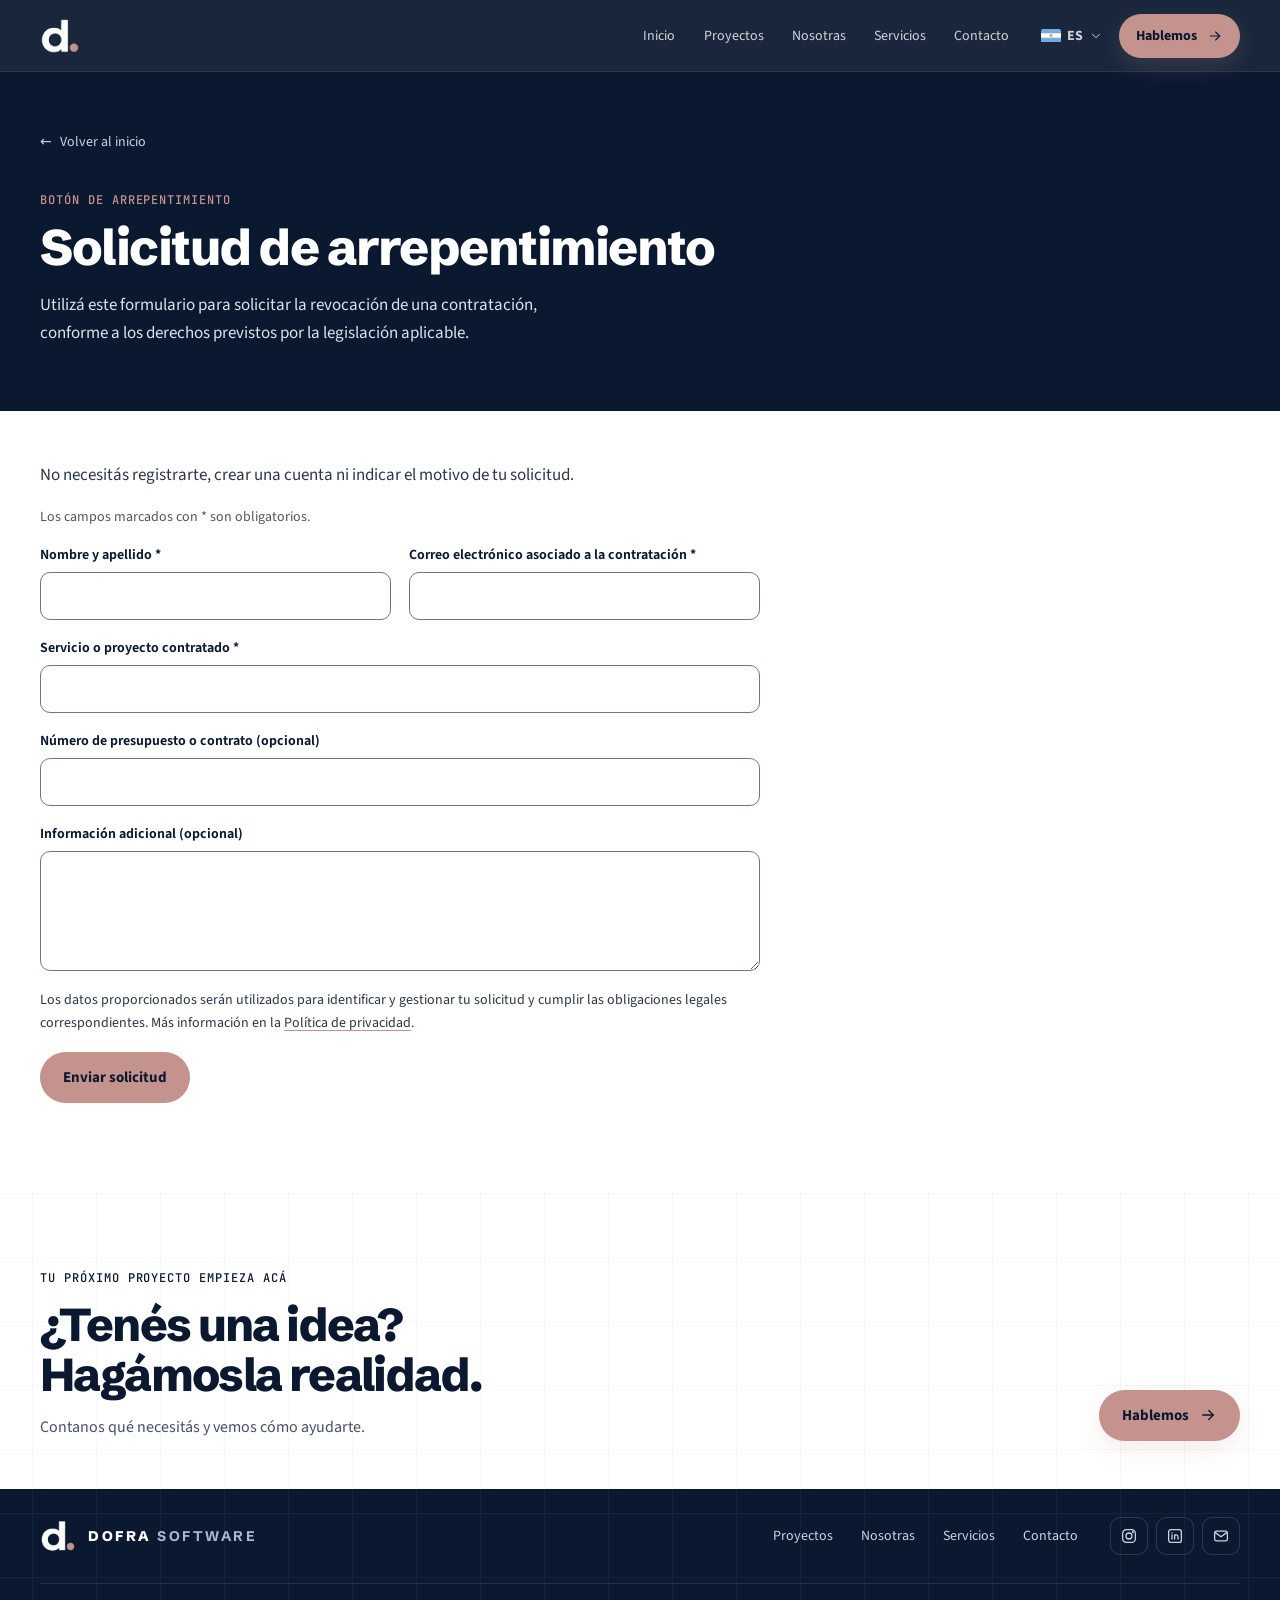
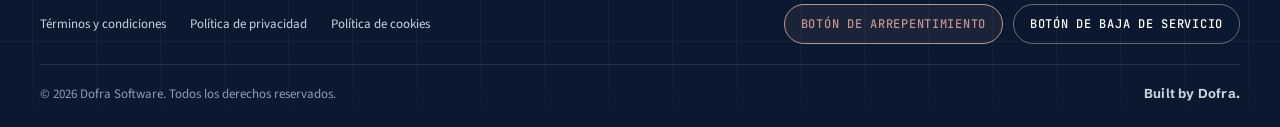
<file: arrepentimiento.html>
<!doctype html>
<html lang="es">
  <head>
    <meta charset="UTF-8" />
    <!-- Favicon: logo original sobre #0B1930 (el PNG transparente con la «d» blanca no se ve en fondos claros, como los resultados de Google). Ver docs/SEO.md. -->
    <link rel="icon" href="/favicon.ico" sizes="48x48" />
    <link rel="icon" type="image/png" sizes="192x192" href="/icon-192.png" />
    <link rel="apple-touch-icon" href="/apple-touch-icon.png" />
    <meta name="viewport" content="width=device-width, initial-scale=1.0" />
    <meta name="theme-color" content="#0B1930" />
    <meta name="description" content="Formulario para solicitar la revocación de una contratación con Dofra Software, sin necesidad de registro ni de indicar el motivo." />
    <link rel="canonical" href="https://www.dofrasoftware.com/arrepentimiento" />
    <meta property="og:type" content="website" />
    <meta property="og:locale" content="es_AR" />
    <meta property="og:url" content="https://www.dofrasoftware.com/arrepentimiento" />
    <meta property="og:site_name" content="Dofra Software" />
    <meta property="og:title" content="Botón de arrepentimiento | Dofra Software" />
    <meta property="og:description" content="Formulario para solicitar la revocación de una contratación con Dofra Software, sin necesidad de registro ni de indicar el motivo." />
    <meta property="og:image" content="https://www.dofrasoftware.com/og-image.png" />
    <meta property="og:image:width" content="1200" />
    <meta property="og:image:height" content="628" />
    <meta property="og:image:alt" content="Logo de Dofra Software con el texto «Páginas web y sistemas a medida.» y capturas de proyectos reales." />
    <meta name="twitter:card" content="summary_large_image" />
    <title>Botón de arrepentimiento | Dofra Software</title>
    <script type="application/ld+json">
    {
      "@context": "https://schema.org",
      "@graph": [
        {
          "@type": "WebSite",
          "@id": "https://www.dofrasoftware.com/#website",
          "url": "https://www.dofrasoftware.com/",
          "name": "Dofra Software",
          "alternateName": "Dofra",
          "inLanguage": "es",
          "publisher": { "@id": "https://www.dofrasoftware.com/#organization" }
        },
        {
          "@type": "ProfessionalService",
          "@id": "https://www.dofrasoftware.com/#organization",
          "name": "Dofra Software",
          "alternateName": "Dofra",
          "slogan": "Built by Dofra.",
          "url": "https://www.dofrasoftware.com/",
          "logo": "https://www.dofrasoftware.com/icon-192.png",
          "image": "https://www.dofrasoftware.com/og-image.png",
          "description": "Estudio de desarrollo de Córdoba, Argentina. Diseña páginas web y sistemas de gestión a medida para negocios de servicios: turnos y reservas online, clientes, pagos y reportes.",
          "email": "info@dofrasoftware.com",
          "address": { "@type": "PostalAddress", "addressLocality": "Córdoba", "addressRegion": "Córdoba", "addressCountry": "AR" },
          "areaServed": [
            { "@type": "City", "name": "Córdoba" },
            { "@type": "Country", "name": "Argentina" }
          ],
          "founder": [
            { "@type": "Person", "name": "Franca Recchia" },
            { "@type": "Person", "name": "Victoria Recchia" }
          ],
          "knowsAbout": ["Diseño web", "Desarrollo web", "Sistemas de gestión a medida", "Sistemas de turnos y reservas online", "Aplicaciones web"],
          "sameAs": [
            "https://www.instagram.com/dofra.software/",
            "https://www.linkedin.com/company/dofra-software/",
            "https://github.com/Dofra-Software"
          ]
        }
      ]
    }
    </script>
    <link rel="preload" href="/fonts/manrope-latin.woff2" as="font" type="font/woff2" crossorigin />
    <link rel="preload" href="/fonts/schibsted-grotesk-latin.woff2" as="font" type="font/woff2" crossorigin />
    <link rel="preload" href="/fonts/source-sans-3-latin.woff2" as="font" type="font/woff2" crossorigin />
    <script type="module" crossorigin src="/assets/index-Dw70vpSD.js"></script>
    <link rel="stylesheet" crossorigin href="/assets/index-sS0bG7sC.css">
  </head>
  <body>
    <div id="root"><a class="skip-link" href="#contenido">Saltar al contenido</a><header class="header"><div class="container nav-inner"><a class="brand " href="/#inicio" aria-label="Dofra Software, ir al inicio"><img class="brand-logo" src="/dofra-logo.png" alt="" width="48" height="48"/></a><nav id="menu-principal" class="nav-links" aria-label="Navegación principal"><a href="/#inicio">Inicio</a><a href="/#proyectos">Proyectos</a><a href="/#nosotras">Nosotras</a><a href="/#servicios">Servicios</a><a href="/#contacto">Contacto</a></nav><div class="nav-actions"><div class="lang-picker"><button type="button" class="lang-switch" aria-label="Elegir idioma · Español" aria-expanded="false" aria-controls="language-options"><img class="lang-flag" src="/flags/ar.png" width="20" height="14" alt=""/><span aria-hidden="true">ES</span><svg aria-hidden="true" focusable="false" width="14" height="14" viewBox="0 0 24 24" fill="none" stroke="currentColor" stroke-width="1.7" stroke-linecap="round" stroke-linejoin="round"><path d="m6 9 6 6 6-6"></path></svg></button><ul class="lang-options" id="language-options" aria-label="Elegir idioma" hidden=""><li><button type="button" lang="es" aria-current="true"><img class="lang-flag" src="/flags/ar.png" width="20" height="14" alt=""/>Español<svg aria-hidden="true" focusable="false" width="16" height="16" viewBox="0 0 24 24" fill="none" stroke="currentColor" stroke-width="1.7" stroke-linecap="round" stroke-linejoin="round"><path d="m5 12 5 5L20 7"></path></svg></button></li><li><button type="button" lang="en"><img class="lang-flag" src="/flags/us.png" width="20" height="14" alt=""/>English</button></li><li><button type="button" lang="fr"><img class="lang-flag" src="/flags/fr.png" width="20" height="14" alt=""/>Français</button></li></ul></div><a class="button button-primary nav-cta" href="/#contacto">Hablemos<svg aria-hidden="true" focusable="false" width="16" height="16" viewBox="0 0 24 24" fill="none" stroke="currentColor" stroke-width="1.7" stroke-linecap="round" stroke-linejoin="round"><path d="M5 12h14"></path><path d="m13 6 6 6-6 6"></path></svg></a><button type="button" class="menu-toggle" aria-label="Abrir menú" aria-expanded="false" aria-controls="menu-principal"><svg aria-hidden="true" focusable="false" width="20" height="20" viewBox="0 0 24 24" fill="none" stroke="currentColor" stroke-width="1.7" stroke-linecap="round" stroke-linejoin="round"><path d="M4 7h16M4 12h16M4 17h16"></path></svg></button></div></div></header><main id="contenido" tabindex="-1" class="legal" aria-labelledby="legal-titulo"><header class="legal-hero"><div class="container legal-hero-inner"><a class="legal-back" href="/"><span aria-hidden="true">←</span> <!-- -->Volver al inicio</a><p class="legal-kicker">BOTÓN DE ARREPENTIMIENTO</p><h1 id="legal-titulo">Solicitud de arrepentimiento</h1><p class="legal-lead">Utilizá este formulario para solicitar la revocación de una contratación, conforme a los derechos previstos por la legislación aplicable.</p></div></header><div class="container legal-form-wrap"><form class="request-form" aria-describedby="request-required-note request-intro"><p class="request-intro" id="request-intro">No necesitás registrarte, crear una cuenta ni indicar el motivo de tu solicitud.</p><p class="request-required" id="request-required-note">Los campos marcados con * son obligatorios.</p><div class="quote-honey" aria-hidden="true"><label>Website<input name="_honey" tabindex="-1" autoComplete="off"/></label></div><div class="request-grid"><label><span>Nombre y apellido<!-- --> <span aria-hidden="true">*</span></span><input name="name" required="" maxLength="120" autoComplete="name"/></label><label><span>Correo electrónico asociado a la contratación<!-- --> <span aria-hidden="true">*</span></span><input type="email" name="email" required="" maxLength="150" autoComplete="email"/></label></div><label><span>Servicio o proyecto contratado<!-- --> <span aria-hidden="true">*</span></span><input name="service" required="" maxLength="200"/></label><label><span>Número de presupuesto o contrato (opcional)</span><input name="reference" maxLength="80"/></label><label><span>Información adicional (opcional)</span><textarea name="details" rows="4" maxLength="2000"></textarea></label><div class="turnstile-slot"></div><p class="request-privacy">Los datos proporcionados serán utilizados para identificar y gestionar tu solicitud y cumplir las obligaciones legales correspondientes. Más información en la <a href="/privacidad" target="_blank" rel="noopener noreferrer">Política de privacidad<span class="sr-only"> (<!-- -->se abre en una pestaña nueva<!-- -->)</span></a>.</p><div class="request-submit"><button type="submit" class="button button-primary button-large">Enviar solicitud</button><div class="request-feedback idle" role="status" aria-live="polite"></div></div></form></div></main><footer class="footer" aria-labelledby="footer-titulo"><div class="tg tg-dark has-grid" aria-hidden="true"><i class="tg-grid"></i><div class="tg-frame"><i class="tg-v tg-v-start"></i><i class="tg-v tg-v-end"></i><i class="tg-rule"></i><i class="tg-mark tg-mark-start"></i><i class="tg-mark tg-mark-end"></i></div></div><div class="container"><div class="footer-cta"><div><p class="footer-kicker">TU PRÓXIMO PROYECTO EMPIEZA ACÁ</p><h2 id="footer-titulo"><span>¿Tenés una idea?</span> <span>Hagámosla realidad.</span></h2><p class="footer-desc">Contanos qué necesitás y vemos cómo ayudarte.</p></div><a class="button button-primary button-large footer-cta-button" href="/#contacto">Hablemos<svg aria-hidden="true" focusable="false" width="18" height="18" viewBox="0 0 24 24" fill="none" stroke="currentColor" stroke-width="1.7" stroke-linecap="round" stroke-linejoin="round"><path d="M5 12h14"></path><path d="m13 6 6 6-6 6"></path></svg></a></div><div class="footer-main"><a class="footer-brand" href="/#inicio" aria-label="Dofra Software, ir al inicio"><img src="/dofra-logo.png" alt="" width="40" height="40"/><span>DOFRA <span>SOFTWARE</span></span></a><nav class="footer-links" aria-label="Navegación del pie de página"><a href="/#proyectos">Proyectos</a><a href="/#nosotras">Nosotras</a><a href="/#servicios">Servicios</a><a href="/#contacto">Contacto</a></nav><ul class="footer-social" aria-label="Redes sociales"><li><a href="https://www.instagram.com/dofra.software/" target="_blank" rel="noopener noreferrer" aria-label="Instagram (se abre en una pestaña nueva)"><svg aria-hidden="true" focusable="false" width="18" height="18" viewBox="0 0 24 24" fill="none" stroke="currentColor" stroke-width="1.7" stroke-linecap="round" stroke-linejoin="round"><rect x="3.5" y="3.5" width="17" height="17" rx="5"></rect><circle cx="12" cy="12" r="4"></circle><circle cx="17.2" cy="6.8" r=".6" fill="currentColor"></circle></svg></a></li><li><a href="https://www.linkedin.com/company/dofra-software/" target="_blank" rel="noopener noreferrer" aria-label="LinkedIn (se abre en una pestaña nueva)"><svg aria-hidden="true" focusable="false" width="18" height="18" viewBox="0 0 24 24" fill="none" stroke="currentColor" stroke-width="1.7" stroke-linecap="round" stroke-linejoin="round"><rect x="3.5" y="3.5" width="17" height="17" rx="3"></rect><path d="M8 10.5V16M8 7.8v.2M11.5 16v-5.5M11.5 13c0-1.6 1-2.6 2.3-2.6s2.2.9 2.2 2.6V16"></path></svg></a></li><li class="footer-email-item"><a href="mailto:info@dofrasoftware.com" aria-label="Email: info@dofrasoftware.com"><svg aria-hidden="true" focusable="false" width="18" height="18" viewBox="0 0 24 24" fill="none" stroke="currentColor" stroke-width="1.7" stroke-linecap="round" stroke-linejoin="round"><rect x="3.5" y="5.5" width="17" height="13" rx="2.5"></rect><path d="m4.5 7.5 7.5 5.5 7.5-5.5"></path></svg></a></li></ul></div><div class="footer-legal"><nav class="footer-legal-links" aria-label="Información legal"><a href="/terminos-y-condiciones">Términos y condiciones</a><a href="/privacidad">Política de privacidad</a><a href="/cookies">Política de cookies</a></nav><ul class="footer-rights" aria-label="Derechos del consumidor"><li><a href="/arrepentimiento" aria-current="page"><span lang="es">BOTÓN DE ARREPENTIMIENTO</span></a></li><li><a href="/baja-de-servicio"><span lang="es">BOTÓN DE BAJA DE SERVICIO</span></a></li></ul></div><div class="footer-bottom"><span>© <!-- -->2026<!-- --> Dofra Software. <!-- -->Todos los derechos reservados.</span><span class="footer-slogan" lang="en">Built by Dofra.</span></div></div></footer></div>
  </body>
</html>
</file>
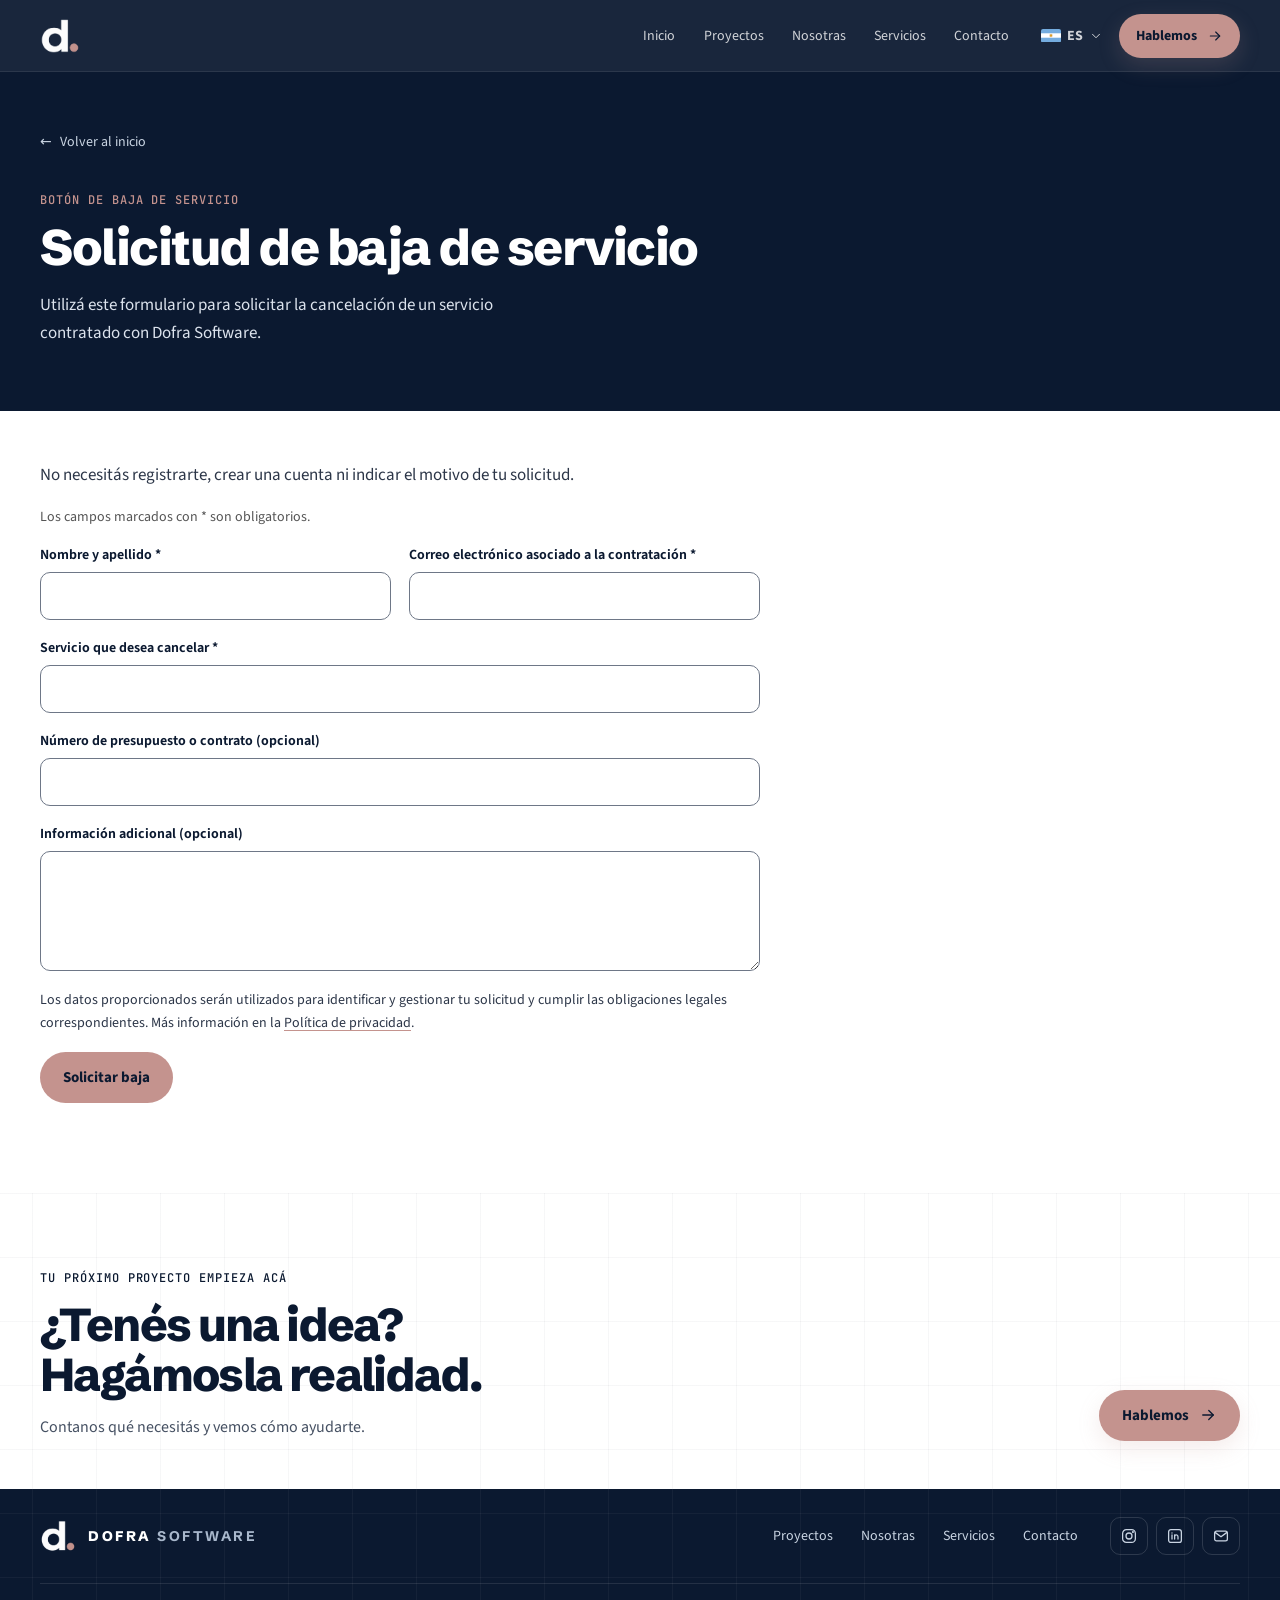
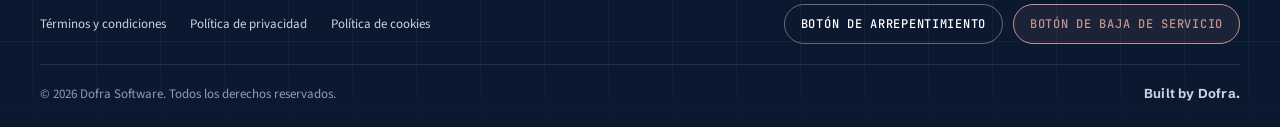
<file: baja-de-servicio.html>
<!doctype html>
<html lang="es">
  <head>
    <meta charset="UTF-8" />
    <!-- Favicon: logo original sobre #0B1930 (el PNG transparente con la «d» blanca no se ve en fondos claros, como los resultados de Google). Ver docs/SEO.md. -->
    <link rel="icon" href="/favicon.ico" sizes="48x48" />
    <link rel="icon" type="image/png" sizes="192x192" href="/icon-192.png" />
    <link rel="apple-touch-icon" href="/apple-touch-icon.png" />
    <meta name="viewport" content="width=device-width, initial-scale=1.0" />
    <meta name="theme-color" content="#0B1930" />
    <meta name="description" content="Formulario para solicitar la baja de un servicio contratado con Dofra Software, sin necesidad de registro ni de indicar el motivo." />
    <link rel="canonical" href="https://www.dofrasoftware.com/baja-de-servicio" />
    <meta property="og:type" content="website" />
    <meta property="og:locale" content="es_AR" />
    <meta property="og:url" content="https://www.dofrasoftware.com/baja-de-servicio" />
    <meta property="og:site_name" content="Dofra Software" />
    <meta property="og:title" content="Botón de baja de servicio | Dofra Software" />
    <meta property="og:description" content="Formulario para solicitar la baja de un servicio contratado con Dofra Software, sin necesidad de registro ni de indicar el motivo." />
    <meta property="og:image" content="https://www.dofrasoftware.com/og-image.png" />
    <meta property="og:image:width" content="1200" />
    <meta property="og:image:height" content="628" />
    <meta property="og:image:alt" content="Logo de Dofra Software con el texto «Páginas web y sistemas a medida.» y capturas de proyectos reales." />
    <meta name="twitter:card" content="summary_large_image" />
    <title>Botón de baja de servicio | Dofra Software</title>
    <script type="application/ld+json">
    {
      "@context": "https://schema.org",
      "@graph": [
        {
          "@type": "WebSite",
          "@id": "https://www.dofrasoftware.com/#website",
          "url": "https://www.dofrasoftware.com/",
          "name": "Dofra Software",
          "alternateName": "Dofra",
          "inLanguage": "es",
          "publisher": { "@id": "https://www.dofrasoftware.com/#organization" }
        },
        {
          "@type": "ProfessionalService",
          "@id": "https://www.dofrasoftware.com/#organization",
          "name": "Dofra Software",
          "alternateName": "Dofra",
          "slogan": "Built by Dofra.",
          "url": "https://www.dofrasoftware.com/",
          "logo": "https://www.dofrasoftware.com/icon-192.png",
          "image": "https://www.dofrasoftware.com/og-image.png",
          "description": "Estudio de desarrollo de Córdoba, Argentina. Diseña páginas web y sistemas de gestión a medida para negocios de servicios: turnos y reservas online, clientes, pagos y reportes.",
          "email": "info@dofrasoftware.com",
          "address": { "@type": "PostalAddress", "addressLocality": "Córdoba", "addressRegion": "Córdoba", "addressCountry": "AR" },
          "areaServed": [
            { "@type": "City", "name": "Córdoba" },
            { "@type": "Country", "name": "Argentina" }
          ],
          "founder": [
            { "@type": "Person", "name": "Franca Recchia" },
            { "@type": "Person", "name": "Victoria Recchia" }
          ],
          "knowsAbout": ["Diseño web", "Desarrollo web", "Sistemas de gestión a medida", "Sistemas de turnos y reservas online", "Aplicaciones web"],
          "sameAs": [
            "https://www.instagram.com/dofra.software/",
            "https://www.linkedin.com/company/dofra-software/",
            "https://github.com/Dofra-Software"
          ]
        }
      ]
    }
    </script>
    <link rel="preload" href="/fonts/manrope-latin.woff2" as="font" type="font/woff2" crossorigin />
    <link rel="preload" href="/fonts/schibsted-grotesk-latin.woff2" as="font" type="font/woff2" crossorigin />
    <link rel="preload" href="/fonts/source-sans-3-latin.woff2" as="font" type="font/woff2" crossorigin />
    <script type="module" crossorigin src="/assets/index-Dw70vpSD.js"></script>
    <link rel="stylesheet" crossorigin href="/assets/index-sS0bG7sC.css">
  </head>
  <body>
    <div id="root"><a class="skip-link" href="#contenido">Saltar al contenido</a><header class="header"><div class="container nav-inner"><a class="brand " href="/#inicio" aria-label="Dofra Software, ir al inicio"><img class="brand-logo" src="/dofra-logo.png" alt="" width="48" height="48"/></a><nav id="menu-principal" class="nav-links" aria-label="Navegación principal"><a href="/#inicio">Inicio</a><a href="/#proyectos">Proyectos</a><a href="/#nosotras">Nosotras</a><a href="/#servicios">Servicios</a><a href="/#contacto">Contacto</a></nav><div class="nav-actions"><div class="lang-picker"><button type="button" class="lang-switch" aria-label="Elegir idioma · Español" aria-expanded="false" aria-controls="language-options"><img class="lang-flag" src="/flags/ar.png" width="20" height="14" alt=""/><span aria-hidden="true">ES</span><svg aria-hidden="true" focusable="false" width="14" height="14" viewBox="0 0 24 24" fill="none" stroke="currentColor" stroke-width="1.7" stroke-linecap="round" stroke-linejoin="round"><path d="m6 9 6 6 6-6"></path></svg></button><ul class="lang-options" id="language-options" aria-label="Elegir idioma" hidden=""><li><button type="button" lang="es" aria-current="true"><img class="lang-flag" src="/flags/ar.png" width="20" height="14" alt=""/>Español<svg aria-hidden="true" focusable="false" width="16" height="16" viewBox="0 0 24 24" fill="none" stroke="currentColor" stroke-width="1.7" stroke-linecap="round" stroke-linejoin="round"><path d="m5 12 5 5L20 7"></path></svg></button></li><li><button type="button" lang="en"><img class="lang-flag" src="/flags/us.png" width="20" height="14" alt=""/>English</button></li><li><button type="button" lang="fr"><img class="lang-flag" src="/flags/fr.png" width="20" height="14" alt=""/>Français</button></li></ul></div><a class="button button-primary nav-cta" href="/#contacto">Hablemos<svg aria-hidden="true" focusable="false" width="16" height="16" viewBox="0 0 24 24" fill="none" stroke="currentColor" stroke-width="1.7" stroke-linecap="round" stroke-linejoin="round"><path d="M5 12h14"></path><path d="m13 6 6 6-6 6"></path></svg></a><button type="button" class="menu-toggle" aria-label="Abrir menú" aria-expanded="false" aria-controls="menu-principal"><svg aria-hidden="true" focusable="false" width="20" height="20" viewBox="0 0 24 24" fill="none" stroke="currentColor" stroke-width="1.7" stroke-linecap="round" stroke-linejoin="round"><path d="M4 7h16M4 12h16M4 17h16"></path></svg></button></div></div></header><main id="contenido" tabindex="-1" class="legal" aria-labelledby="legal-titulo"><header class="legal-hero"><div class="container legal-hero-inner"><a class="legal-back" href="/"><span aria-hidden="true">←</span> <!-- -->Volver al inicio</a><p class="legal-kicker">BOTÓN DE BAJA DE SERVICIO</p><h1 id="legal-titulo">Solicitud de baja de servicio</h1><p class="legal-lead">Utilizá este formulario para solicitar la cancelación de un servicio contratado con Dofra Software.</p></div></header><div class="container legal-form-wrap"><form class="request-form" aria-describedby="request-required-note request-intro"><p class="request-intro" id="request-intro">No necesitás registrarte, crear una cuenta ni indicar el motivo de tu solicitud.</p><p class="request-required" id="request-required-note">Los campos marcados con * son obligatorios.</p><div class="quote-honey" aria-hidden="true"><label>Website<input name="_honey" tabindex="-1" autoComplete="off"/></label></div><div class="request-grid"><label><span>Nombre y apellido<!-- --> <span aria-hidden="true">*</span></span><input name="name" required="" maxLength="120" autoComplete="name"/></label><label><span>Correo electrónico asociado a la contratación<!-- --> <span aria-hidden="true">*</span></span><input type="email" name="email" required="" maxLength="150" autoComplete="email"/></label></div><label><span>Servicio que desea cancelar<!-- --> <span aria-hidden="true">*</span></span><input name="service" required="" maxLength="200"/></label><label><span>Número de presupuesto o contrato (opcional)</span><input name="reference" maxLength="80"/></label><label><span>Información adicional (opcional)</span><textarea name="details" rows="4" maxLength="2000"></textarea></label><div class="turnstile-slot"></div><p class="request-privacy">Los datos proporcionados serán utilizados para identificar y gestionar tu solicitud y cumplir las obligaciones legales correspondientes. Más información en la <a href="/privacidad" target="_blank" rel="noopener noreferrer">Política de privacidad<span class="sr-only"> (<!-- -->se abre en una pestaña nueva<!-- -->)</span></a>.</p><div class="request-submit"><button type="submit" class="button button-primary button-large">Solicitar baja</button><div class="request-feedback idle" role="status" aria-live="polite"></div></div></form></div></main><footer class="footer" aria-labelledby="footer-titulo"><div class="tg tg-dark has-grid" aria-hidden="true"><i class="tg-grid"></i><div class="tg-frame"><i class="tg-v tg-v-start"></i><i class="tg-v tg-v-end"></i><i class="tg-rule"></i><i class="tg-mark tg-mark-start"></i><i class="tg-mark tg-mark-end"></i></div></div><div class="container"><div class="footer-cta"><div><p class="footer-kicker">TU PRÓXIMO PROYECTO EMPIEZA ACÁ</p><h2 id="footer-titulo"><span>¿Tenés una idea?</span> <span>Hagámosla realidad.</span></h2><p class="footer-desc">Contanos qué necesitás y vemos cómo ayudarte.</p></div><a class="button button-primary button-large footer-cta-button" href="/#contacto">Hablemos<svg aria-hidden="true" focusable="false" width="18" height="18" viewBox="0 0 24 24" fill="none" stroke="currentColor" stroke-width="1.7" stroke-linecap="round" stroke-linejoin="round"><path d="M5 12h14"></path><path d="m13 6 6 6-6 6"></path></svg></a></div><div class="footer-main"><a class="footer-brand" href="/#inicio" aria-label="Dofra Software, ir al inicio"><img src="/dofra-logo.png" alt="" width="40" height="40"/><span>DOFRA <span>SOFTWARE</span></span></a><nav class="footer-links" aria-label="Navegación del pie de página"><a href="/#proyectos">Proyectos</a><a href="/#nosotras">Nosotras</a><a href="/#servicios">Servicios</a><a href="/#contacto">Contacto</a></nav><ul class="footer-social" aria-label="Redes sociales"><li><a href="https://www.instagram.com/dofra.software/" target="_blank" rel="noopener noreferrer" aria-label="Instagram (se abre en una pestaña nueva)"><svg aria-hidden="true" focusable="false" width="18" height="18" viewBox="0 0 24 24" fill="none" stroke="currentColor" stroke-width="1.7" stroke-linecap="round" stroke-linejoin="round"><rect x="3.5" y="3.5" width="17" height="17" rx="5"></rect><circle cx="12" cy="12" r="4"></circle><circle cx="17.2" cy="6.8" r=".6" fill="currentColor"></circle></svg></a></li><li><a href="https://www.linkedin.com/company/dofra-software/" target="_blank" rel="noopener noreferrer" aria-label="LinkedIn (se abre en una pestaña nueva)"><svg aria-hidden="true" focusable="false" width="18" height="18" viewBox="0 0 24 24" fill="none" stroke="currentColor" stroke-width="1.7" stroke-linecap="round" stroke-linejoin="round"><rect x="3.5" y="3.5" width="17" height="17" rx="3"></rect><path d="M8 10.5V16M8 7.8v.2M11.5 16v-5.5M11.5 13c0-1.6 1-2.6 2.3-2.6s2.2.9 2.2 2.6V16"></path></svg></a></li><li class="footer-email-item"><a href="mailto:info@dofrasoftware.com" aria-label="Email: info@dofrasoftware.com"><svg aria-hidden="true" focusable="false" width="18" height="18" viewBox="0 0 24 24" fill="none" stroke="currentColor" stroke-width="1.7" stroke-linecap="round" stroke-linejoin="round"><rect x="3.5" y="5.5" width="17" height="13" rx="2.5"></rect><path d="m4.5 7.5 7.5 5.5 7.5-5.5"></path></svg></a></li></ul></div><div class="footer-legal"><nav class="footer-legal-links" aria-label="Información legal"><a href="/terminos-y-condiciones">Términos y condiciones</a><a href="/privacidad">Política de privacidad</a><a href="/cookies">Política de cookies</a></nav><ul class="footer-rights" aria-label="Derechos del consumidor"><li><a href="/arrepentimiento"><span lang="es">BOTÓN DE ARREPENTIMIENTO</span></a></li><li><a href="/baja-de-servicio" aria-current="page"><span lang="es">BOTÓN DE BAJA DE SERVICIO</span></a></li></ul></div><div class="footer-bottom"><span>© <!-- -->2026<!-- --> Dofra Software. <!-- -->Todos los derechos reservados.</span><span class="footer-slogan" lang="en">Built by Dofra.</span></div></div></footer></div>
  </body>
</html>
</file>
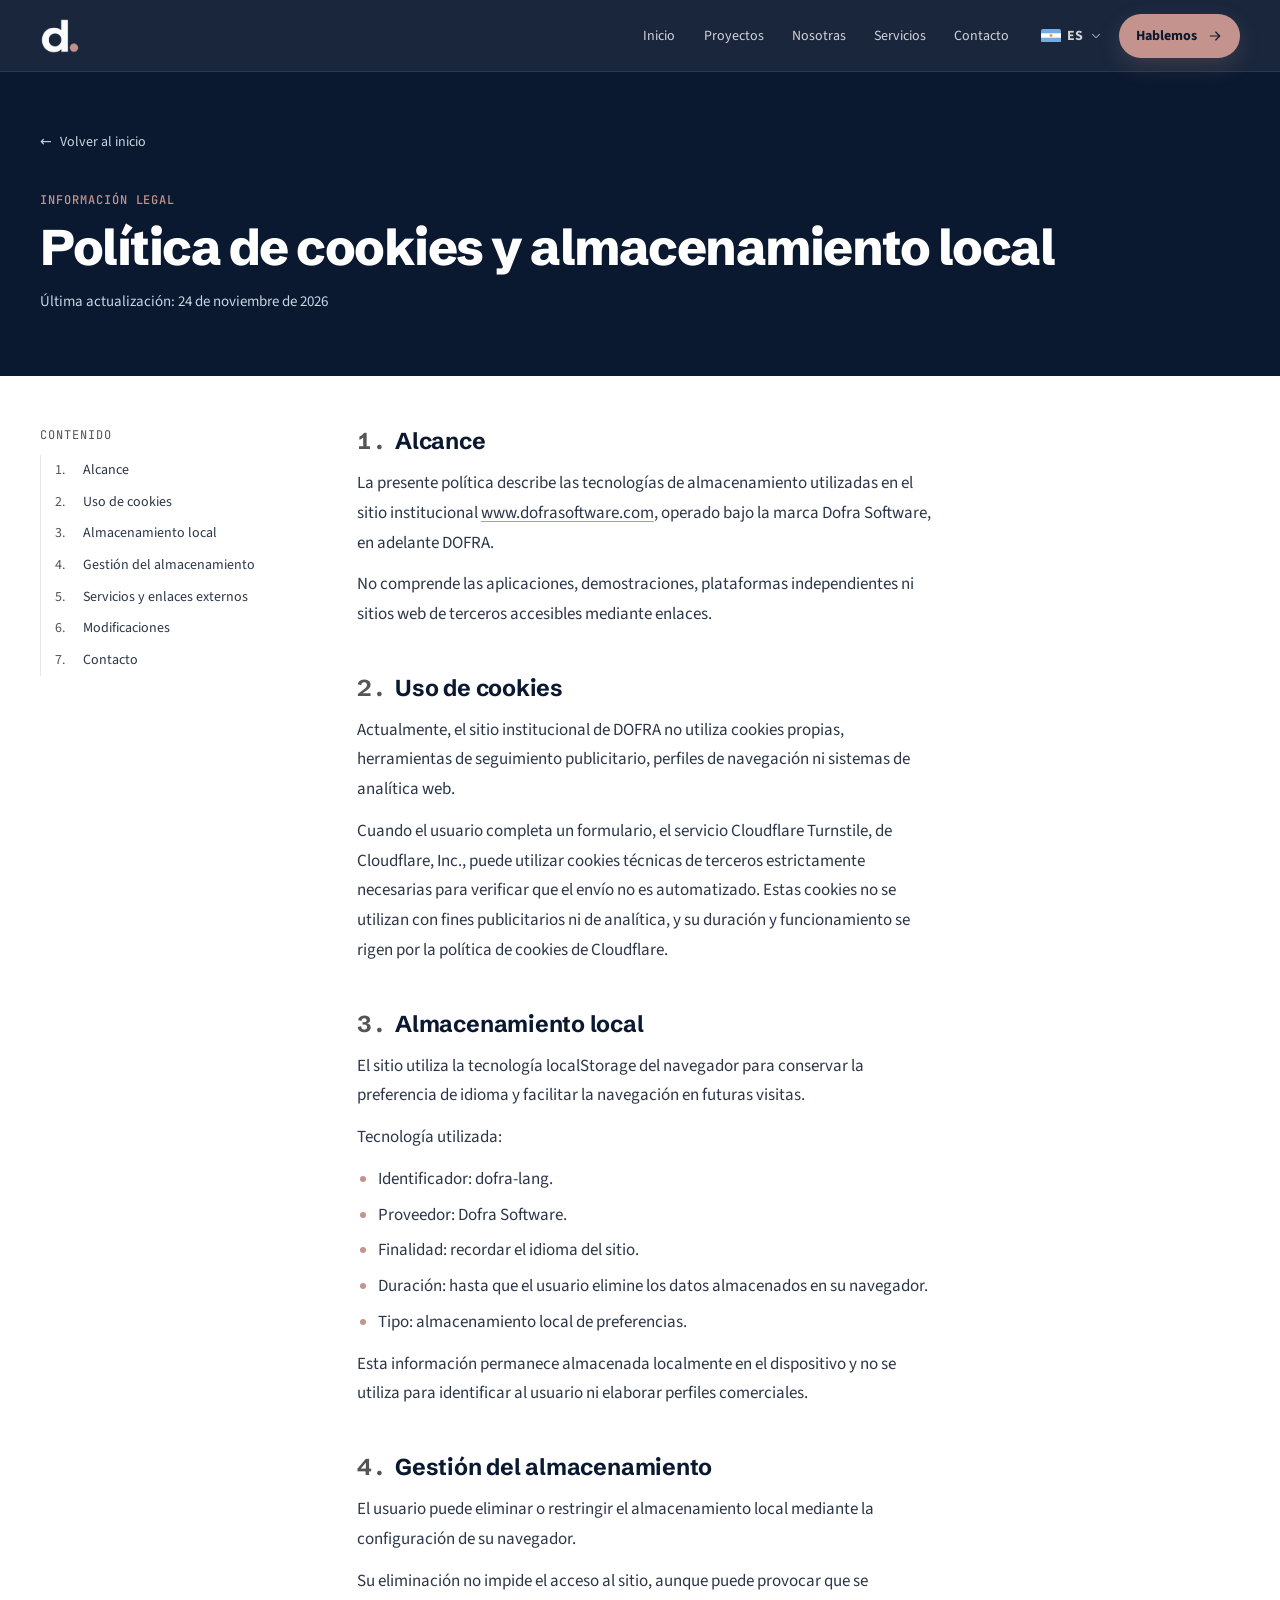
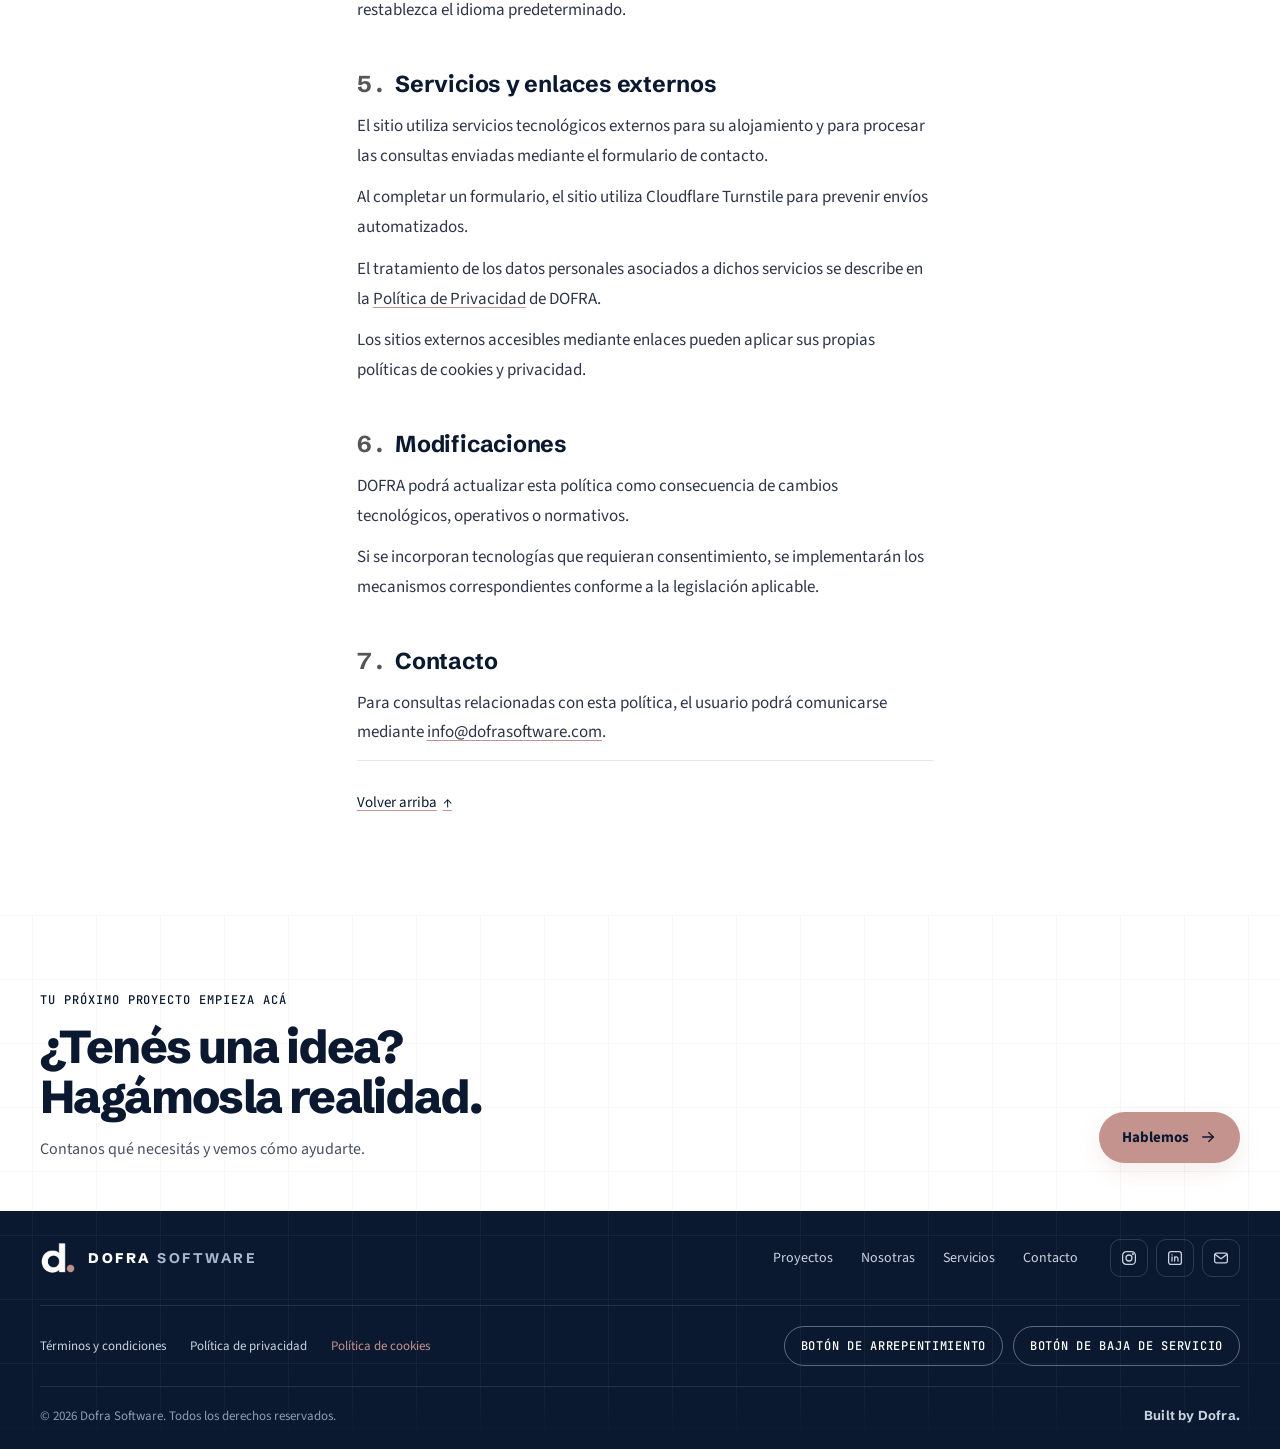
<file: cookies.html>
<!doctype html>
<html lang="es">
  <head>
    <meta charset="UTF-8" />
    <!-- Favicon: logo original sobre #0B1930 (el PNG transparente con la «d» blanca no se ve en fondos claros, como los resultados de Google). Ver docs/SEO.md. -->
    <link rel="icon" href="/favicon.ico" sizes="48x48" />
    <link rel="icon" type="image/png" sizes="192x192" href="/icon-192.png" />
    <link rel="apple-touch-icon" href="/apple-touch-icon.png" />
    <meta name="viewport" content="width=device-width, initial-scale=1.0" />
    <meta name="theme-color" content="#0B1930" />
    <meta name="description" content="Tecnologías de almacenamiento del sitio institucional de Dofra Software: sin cookies ni analítica; solo almacenamiento local para recordar el idioma." />
    <link rel="canonical" href="https://www.dofrasoftware.com/cookies" />
    <meta property="og:type" content="website" />
    <meta property="og:locale" content="es_AR" />
    <meta property="og:url" content="https://www.dofrasoftware.com/cookies" />
    <meta property="og:site_name" content="Dofra Software" />
    <meta property="og:title" content="Política de cookies y almacenamiento local | Dofra Software" />
    <meta property="og:description" content="Tecnologías de almacenamiento del sitio institucional de Dofra Software: sin cookies ni analítica; solo almacenamiento local para recordar el idioma." />
    <meta property="og:image" content="https://www.dofrasoftware.com/og-image.png" />
    <meta property="og:image:width" content="1200" />
    <meta property="og:image:height" content="628" />
    <meta property="og:image:alt" content="Logo de Dofra Software con el texto «Páginas web y sistemas a medida.» y capturas de proyectos reales." />
    <meta name="twitter:card" content="summary_large_image" />
    <title>Política de cookies y almacenamiento local | Dofra Software</title>
    <script type="application/ld+json">
    {
      "@context": "https://schema.org",
      "@graph": [
        {
          "@type": "WebSite",
          "@id": "https://www.dofrasoftware.com/#website",
          "url": "https://www.dofrasoftware.com/",
          "name": "Dofra Software",
          "alternateName": "Dofra",
          "inLanguage": "es",
          "publisher": { "@id": "https://www.dofrasoftware.com/#organization" }
        },
        {
          "@type": "ProfessionalService",
          "@id": "https://www.dofrasoftware.com/#organization",
          "name": "Dofra Software",
          "alternateName": "Dofra",
          "slogan": "Built by Dofra.",
          "url": "https://www.dofrasoftware.com/",
          "logo": "https://www.dofrasoftware.com/icon-192.png",
          "image": "https://www.dofrasoftware.com/og-image.png",
          "description": "Estudio de desarrollo de Córdoba, Argentina. Diseña páginas web y sistemas de gestión a medida para negocios de servicios: turnos y reservas online, clientes, pagos y reportes.",
          "email": "info@dofrasoftware.com",
          "address": { "@type": "PostalAddress", "addressLocality": "Córdoba", "addressRegion": "Córdoba", "addressCountry": "AR" },
          "areaServed": [
            { "@type": "City", "name": "Córdoba" },
            { "@type": "Country", "name": "Argentina" }
          ],
          "founder": [
            { "@type": "Person", "name": "Franca Recchia" },
            { "@type": "Person", "name": "Victoria Recchia" }
          ],
          "knowsAbout": ["Diseño web", "Desarrollo web", "Sistemas de gestión a medida", "Sistemas de turnos y reservas online", "Aplicaciones web"],
          "sameAs": [
            "https://www.instagram.com/dofra.software/",
            "https://www.linkedin.com/company/dofra-software/",
            "https://github.com/Dofra-Software"
          ]
        }
      ]
    }
    </script>
    <link rel="preload" href="/fonts/manrope-latin.woff2" as="font" type="font/woff2" crossorigin />
    <link rel="preload" href="/fonts/schibsted-grotesk-latin.woff2" as="font" type="font/woff2" crossorigin />
    <link rel="preload" href="/fonts/source-sans-3-latin.woff2" as="font" type="font/woff2" crossorigin />
    <script type="module" crossorigin src="/assets/index-Dw70vpSD.js"></script>
    <link rel="stylesheet" crossorigin href="/assets/index-sS0bG7sC.css">
  </head>
  <body>
    <div id="root"><a class="skip-link" href="#contenido">Saltar al contenido</a><header class="header"><div class="container nav-inner"><a class="brand " href="/#inicio" aria-label="Dofra Software, ir al inicio"><img class="brand-logo" src="/dofra-logo.png" alt="" width="48" height="48"/></a><nav id="menu-principal" class="nav-links" aria-label="Navegación principal"><a href="/#inicio">Inicio</a><a href="/#proyectos">Proyectos</a><a href="/#nosotras">Nosotras</a><a href="/#servicios">Servicios</a><a href="/#contacto">Contacto</a></nav><div class="nav-actions"><div class="lang-picker"><button type="button" class="lang-switch" aria-label="Elegir idioma · Español" aria-expanded="false" aria-controls="language-options"><img class="lang-flag" src="/flags/ar.png" width="20" height="14" alt=""/><span aria-hidden="true">ES</span><svg aria-hidden="true" focusable="false" width="14" height="14" viewBox="0 0 24 24" fill="none" stroke="currentColor" stroke-width="1.7" stroke-linecap="round" stroke-linejoin="round"><path d="m6 9 6 6 6-6"></path></svg></button><ul class="lang-options" id="language-options" aria-label="Elegir idioma" hidden=""><li><button type="button" lang="es" aria-current="true"><img class="lang-flag" src="/flags/ar.png" width="20" height="14" alt=""/>Español<svg aria-hidden="true" focusable="false" width="16" height="16" viewBox="0 0 24 24" fill="none" stroke="currentColor" stroke-width="1.7" stroke-linecap="round" stroke-linejoin="round"><path d="m5 12 5 5L20 7"></path></svg></button></li><li><button type="button" lang="en"><img class="lang-flag" src="/flags/us.png" width="20" height="14" alt=""/>English</button></li><li><button type="button" lang="fr"><img class="lang-flag" src="/flags/fr.png" width="20" height="14" alt=""/>Français</button></li></ul></div><a class="button button-primary nav-cta" href="/#contacto">Hablemos<svg aria-hidden="true" focusable="false" width="16" height="16" viewBox="0 0 24 24" fill="none" stroke="currentColor" stroke-width="1.7" stroke-linecap="round" stroke-linejoin="round"><path d="M5 12h14"></path><path d="m13 6 6 6-6 6"></path></svg></a><button type="button" class="menu-toggle" aria-label="Abrir menú" aria-expanded="false" aria-controls="menu-principal"><svg aria-hidden="true" focusable="false" width="20" height="20" viewBox="0 0 24 24" fill="none" stroke="currentColor" stroke-width="1.7" stroke-linecap="round" stroke-linejoin="round"><path d="M4 7h16M4 12h16M4 17h16"></path></svg></button></div></div></header><main id="contenido" tabindex="-1" class="legal" aria-labelledby="legal-titulo"><header class="legal-hero"><div class="container legal-hero-inner"><a class="legal-back" href="/"><span aria-hidden="true">←</span> <!-- -->Volver al inicio</a><p class="legal-kicker">INFORMACIÓN LEGAL</p><h1 id="legal-titulo">Política de cookies y almacenamiento local</h1><p class="legal-updated">Última actualización:<!-- --> <time dateTime="2026-11-24">24 de noviembre de 2026</time></p></div></header><div class="container legal-layout"><nav class="legal-toc" aria-label="Contenido"><details><summary>Contenido</summary><ol><li><a href="#s-1"><span aria-hidden="true">1<!-- -->.</span> <!-- -->Alcance</a></li><li><a href="#s-2"><span aria-hidden="true">2<!-- -->.</span> <!-- -->Uso de cookies</a></li><li><a href="#s-3"><span aria-hidden="true">3<!-- -->.</span> <!-- -->Almacenamiento local</a></li><li><a href="#s-4"><span aria-hidden="true">4<!-- -->.</span> <!-- -->Gestión del almacenamiento</a></li><li><a href="#s-5"><span aria-hidden="true">5<!-- -->.</span> <!-- -->Servicios y enlaces externos</a></li><li><a href="#s-6"><span aria-hidden="true">6<!-- -->.</span> <!-- -->Modificaciones</a></li><li><a href="#s-7"><span aria-hidden="true">7<!-- -->.</span> <!-- -->Contacto</a></li></ol></details></nav><article class="legal-body"><section id="s-1" aria-labelledby="s-1-t"><h2 id="s-1-t"><span class="legal-num">1<!-- -->.</span> <!-- -->Alcance</h2><p>La presente política describe las tecnologías de almacenamiento utilizadas en el sitio institucional <a href="https://www.dofrasoftware.com" target="_blank" rel="noopener noreferrer">www.dofrasoftware.com<span class="sr-only"> (<!-- -->se abre en una pestaña nueva<!-- -->)</span></a>, operado bajo la marca Dofra Software, en adelante DOFRA.</p><p>No comprende las aplicaciones, demostraciones, plataformas independientes ni sitios web de terceros accesibles mediante enlaces.</p></section><section id="s-2" aria-labelledby="s-2-t"><h2 id="s-2-t"><span class="legal-num">2<!-- -->.</span> <!-- -->Uso de cookies</h2><p>Actualmente, el sitio institucional de DOFRA no utiliza cookies propias, herramientas de seguimiento publicitario, perfiles de navegación ni sistemas de analítica web.</p><p>Cuando el usuario completa un formulario, el servicio Cloudflare Turnstile, de Cloudflare, Inc., puede utilizar cookies técnicas de terceros estrictamente necesarias para verificar que el envío no es automatizado. Estas cookies no se utilizan con fines publicitarios ni de analítica, y su duración y funcionamiento se rigen por la política de cookies de Cloudflare.</p></section><section id="s-3" aria-labelledby="s-3-t"><h2 id="s-3-t"><span class="legal-num">3<!-- -->.</span> <!-- -->Almacenamiento local</h2><p>El sitio utiliza la tecnología localStorage del navegador para conservar la preferencia de idioma y facilitar la navegación en futuras visitas.</p><p>Tecnología utilizada:</p><ul><li>Identificador: dofra-lang.</li><li>Proveedor: Dofra Software.</li><li>Finalidad: recordar el idioma del sitio.</li><li>Duración: hasta que el usuario elimine los datos almacenados en su navegador.</li><li>Tipo: almacenamiento local de preferencias.</li></ul><p>Esta información permanece almacenada localmente en el dispositivo y no se utiliza para identificar al usuario ni elaborar perfiles comerciales.</p></section><section id="s-4" aria-labelledby="s-4-t"><h2 id="s-4-t"><span class="legal-num">4<!-- -->.</span> <!-- -->Gestión del almacenamiento</h2><p>El usuario puede eliminar o restringir el almacenamiento local mediante la configuración de su navegador.</p><p>Su eliminación no impide el acceso al sitio, aunque puede provocar que se restablezca el idioma predeterminado.</p></section><section id="s-5" aria-labelledby="s-5-t"><h2 id="s-5-t"><span class="legal-num">5<!-- -->.</span> <!-- -->Servicios y enlaces externos</h2><p>El sitio utiliza servicios tecnológicos externos para su alojamiento y para procesar las consultas enviadas mediante el formulario de contacto.</p><p>Al completar un formulario, el sitio utiliza Cloudflare Turnstile para prevenir envíos automatizados.</p><p>El tratamiento de los datos personales asociados a dichos servicios se describe en la <a href="/privacidad">Política de Privacidad</a> de DOFRA.</p><p>Los sitios externos accesibles mediante enlaces pueden aplicar sus propias políticas de cookies y privacidad.</p></section><section id="s-6" aria-labelledby="s-6-t"><h2 id="s-6-t"><span class="legal-num">6<!-- -->.</span> <!-- -->Modificaciones</h2><p>DOFRA podrá actualizar esta política como consecuencia de cambios tecnológicos, operativos o normativos.</p><p>Si se incorporan tecnologías que requieran consentimiento, se implementarán los mecanismos correspondientes conforme a la legislación aplicable.</p></section><section id="s-7" aria-labelledby="s-7-t"><h2 id="s-7-t"><span class="legal-num">7<!-- -->.</span> <!-- -->Contacto</h2><p>Para consultas relacionadas con esta política, el usuario podrá comunicarse mediante <a href="mailto:info@dofrasoftware.com">info@dofrasoftware.com</a>.</p></section><p class="legal-top"><a href="#contenido">Volver arriba<!-- --> <span aria-hidden="true">↑</span></a></p></article></div></main><footer class="footer" aria-labelledby="footer-titulo"><div class="tg tg-dark has-grid" aria-hidden="true"><i class="tg-grid"></i><div class="tg-frame"><i class="tg-v tg-v-start"></i><i class="tg-v tg-v-end"></i><i class="tg-rule"></i><i class="tg-mark tg-mark-start"></i><i class="tg-mark tg-mark-end"></i></div></div><div class="container"><div class="footer-cta"><div><p class="footer-kicker">TU PRÓXIMO PROYECTO EMPIEZA ACÁ</p><h2 id="footer-titulo"><span>¿Tenés una idea?</span> <span>Hagámosla realidad.</span></h2><p class="footer-desc">Contanos qué necesitás y vemos cómo ayudarte.</p></div><a class="button button-primary button-large footer-cta-button" href="/#contacto">Hablemos<svg aria-hidden="true" focusable="false" width="18" height="18" viewBox="0 0 24 24" fill="none" stroke="currentColor" stroke-width="1.7" stroke-linecap="round" stroke-linejoin="round"><path d="M5 12h14"></path><path d="m13 6 6 6-6 6"></path></svg></a></div><div class="footer-main"><a class="footer-brand" href="/#inicio" aria-label="Dofra Software, ir al inicio"><img src="/dofra-logo.png" alt="" width="40" height="40"/><span>DOFRA <span>SOFTWARE</span></span></a><nav class="footer-links" aria-label="Navegación del pie de página"><a href="/#proyectos">Proyectos</a><a href="/#nosotras">Nosotras</a><a href="/#servicios">Servicios</a><a href="/#contacto">Contacto</a></nav><ul class="footer-social" aria-label="Redes sociales"><li><a href="https://www.instagram.com/dofra.software/" target="_blank" rel="noopener noreferrer" aria-label="Instagram (se abre en una pestaña nueva)"><svg aria-hidden="true" focusable="false" width="18" height="18" viewBox="0 0 24 24" fill="none" stroke="currentColor" stroke-width="1.7" stroke-linecap="round" stroke-linejoin="round"><rect x="3.5" y="3.5" width="17" height="17" rx="5"></rect><circle cx="12" cy="12" r="4"></circle><circle cx="17.2" cy="6.8" r=".6" fill="currentColor"></circle></svg></a></li><li><a href="https://www.linkedin.com/company/dofra-software/" target="_blank" rel="noopener noreferrer" aria-label="LinkedIn (se abre en una pestaña nueva)"><svg aria-hidden="true" focusable="false" width="18" height="18" viewBox="0 0 24 24" fill="none" stroke="currentColor" stroke-width="1.7" stroke-linecap="round" stroke-linejoin="round"><rect x="3.5" y="3.5" width="17" height="17" rx="3"></rect><path d="M8 10.5V16M8 7.8v.2M11.5 16v-5.5M11.5 13c0-1.6 1-2.6 2.3-2.6s2.2.9 2.2 2.6V16"></path></svg></a></li><li class="footer-email-item"><a href="mailto:info@dofrasoftware.com" aria-label="Email: info@dofrasoftware.com"><svg aria-hidden="true" focusable="false" width="18" height="18" viewBox="0 0 24 24" fill="none" stroke="currentColor" stroke-width="1.7" stroke-linecap="round" stroke-linejoin="round"><rect x="3.5" y="5.5" width="17" height="13" rx="2.5"></rect><path d="m4.5 7.5 7.5 5.5 7.5-5.5"></path></svg></a></li></ul></div><div class="footer-legal"><nav class="footer-legal-links" aria-label="Información legal"><a href="/terminos-y-condiciones">Términos y condiciones</a><a href="/privacidad">Política de privacidad</a><a href="/cookies" aria-current="page">Política de cookies</a></nav><ul class="footer-rights" aria-label="Derechos del consumidor"><li><a href="/arrepentimiento"><span lang="es">BOTÓN DE ARREPENTIMIENTO</span></a></li><li><a href="/baja-de-servicio"><span lang="es">BOTÓN DE BAJA DE SERVICIO</span></a></li></ul></div><div class="footer-bottom"><span>© <!-- -->2026<!-- --> Dofra Software. <!-- -->Todos los derechos reservados.</span><span class="footer-slogan" lang="en">Built by Dofra.</span></div></div></footer></div>
  </body>
</html>
</file>
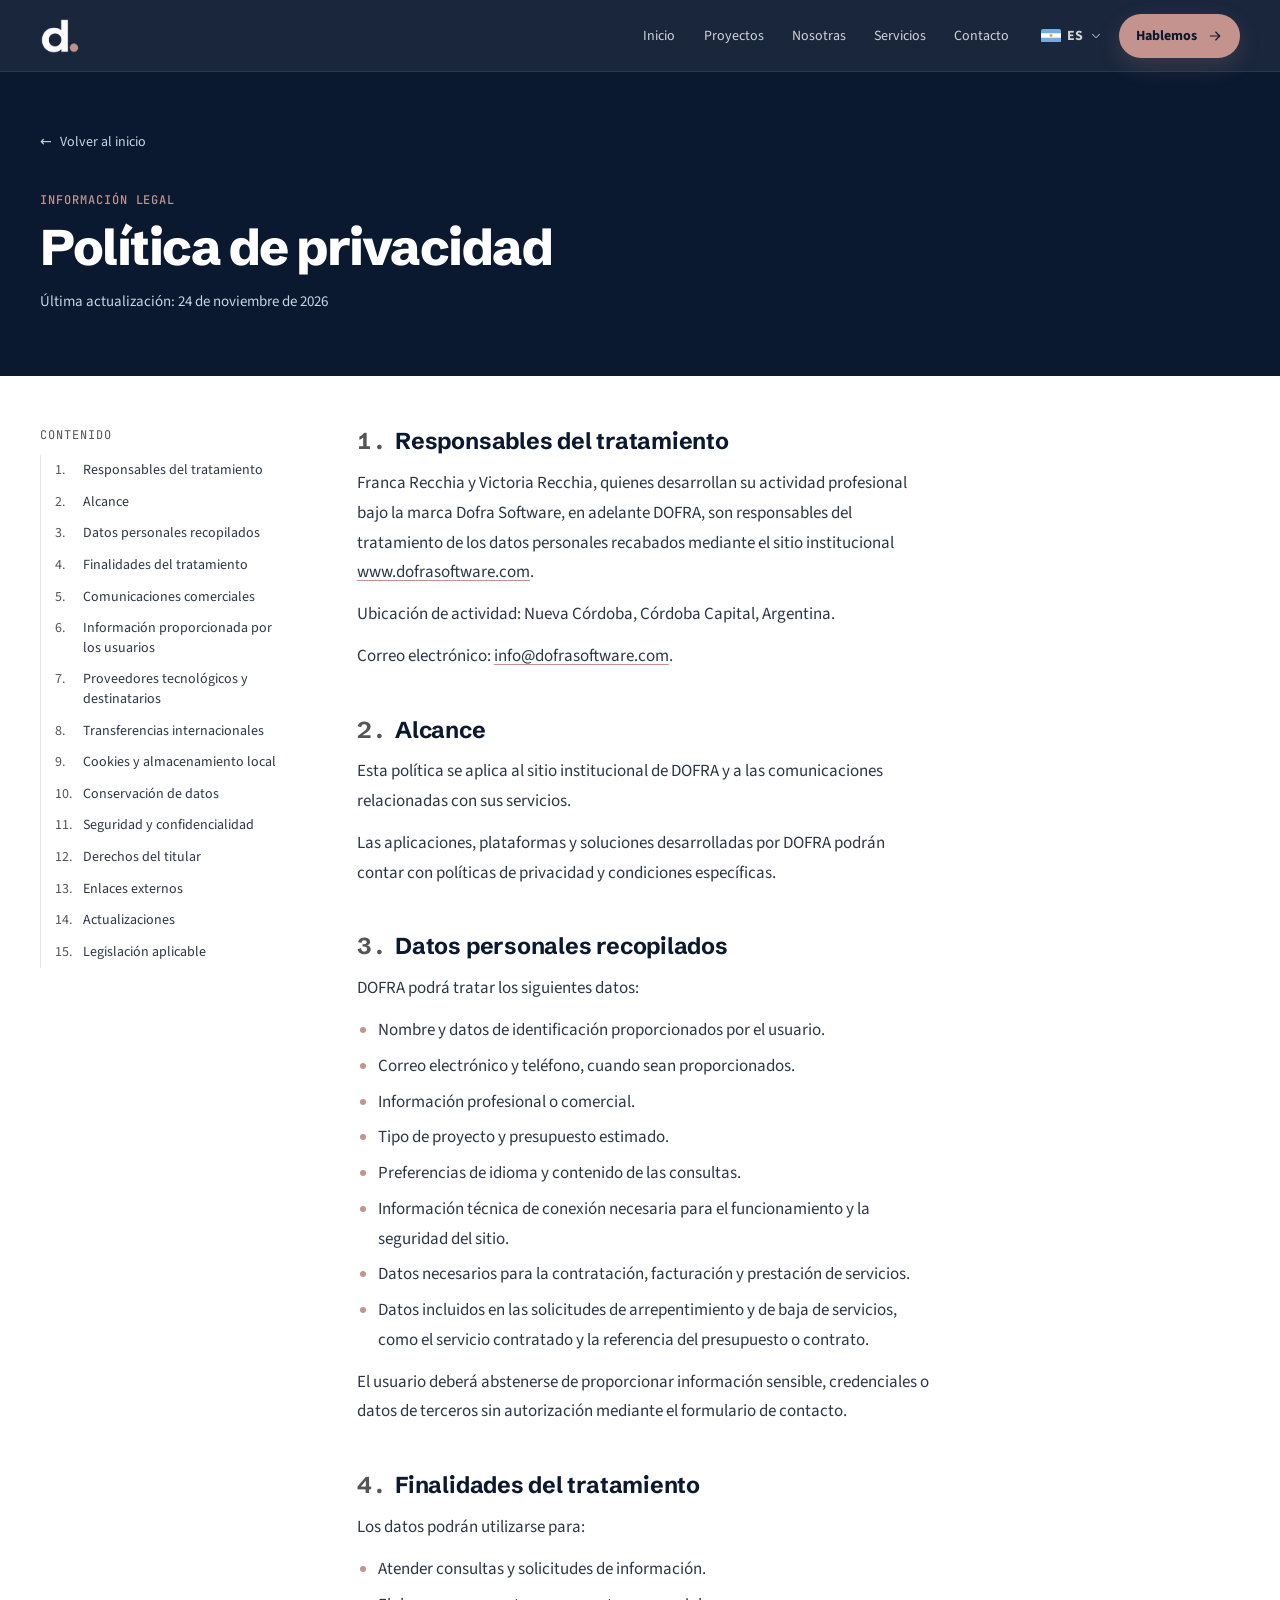
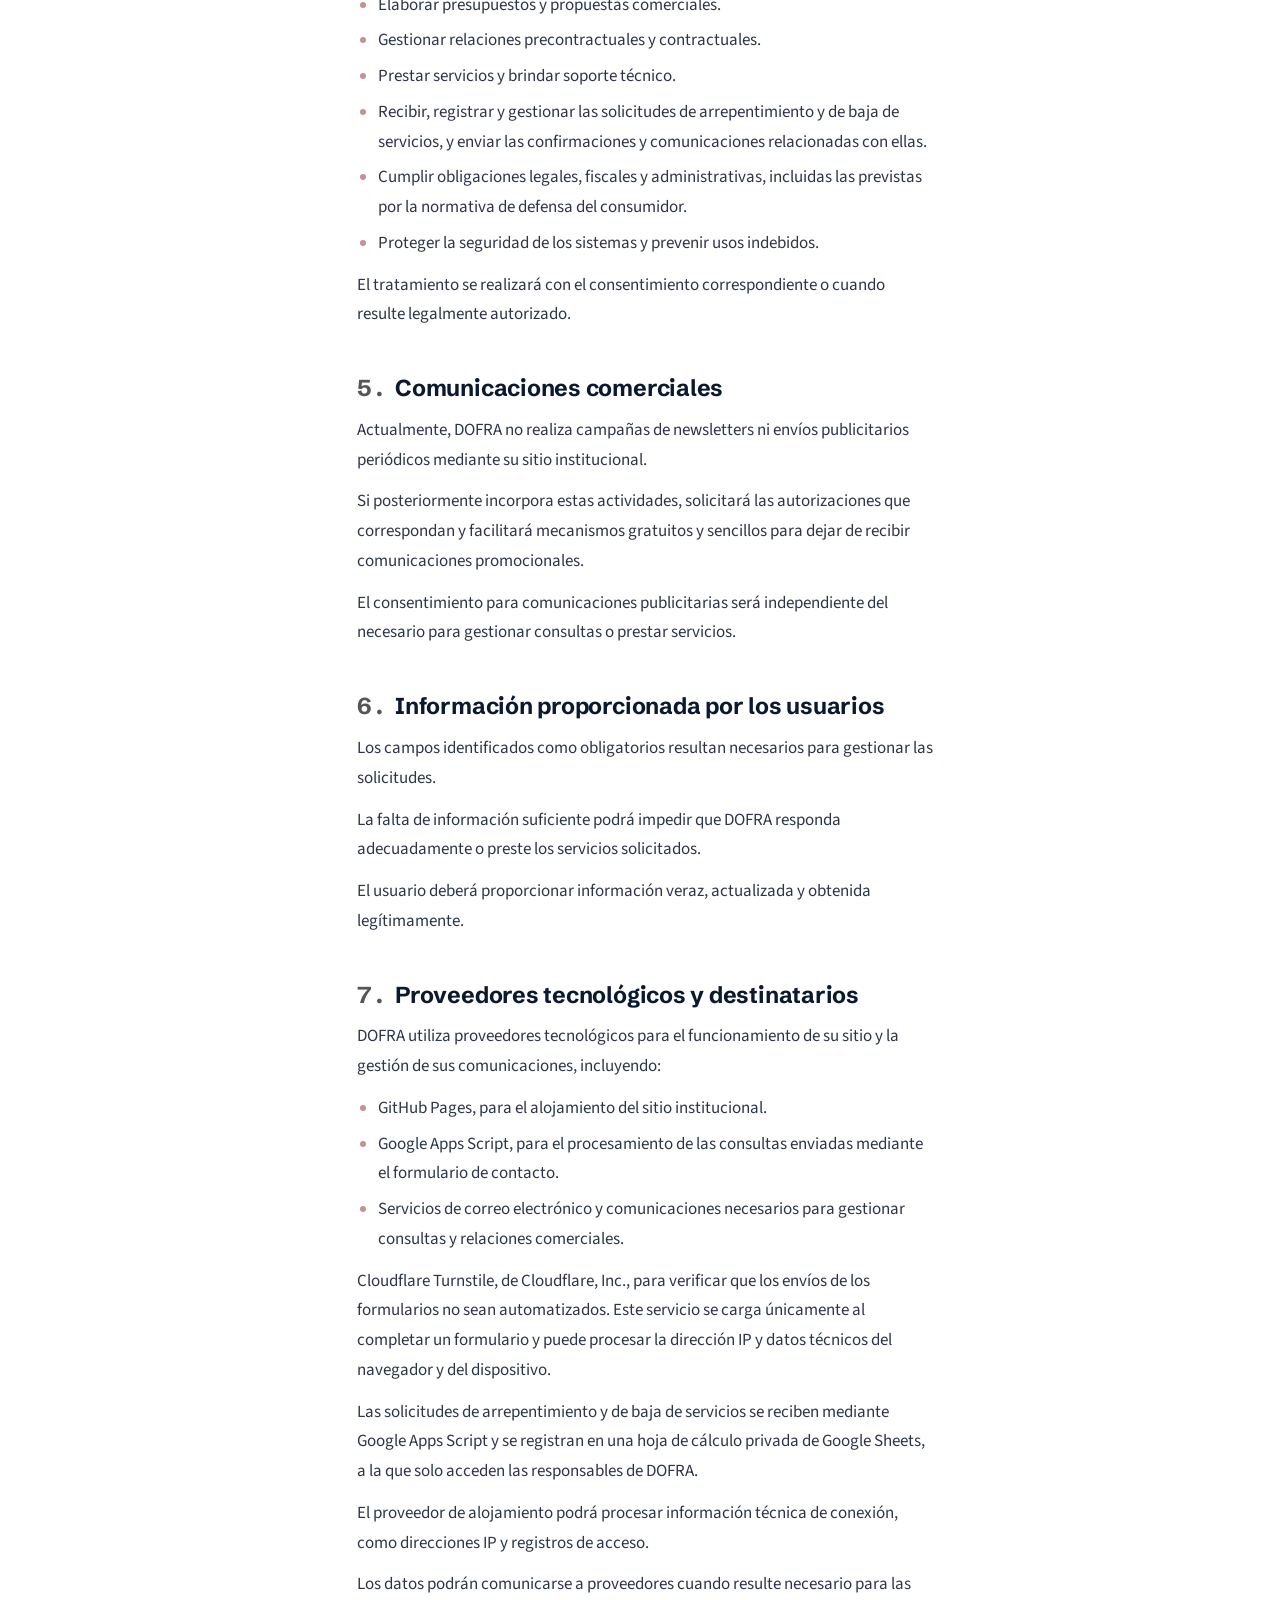
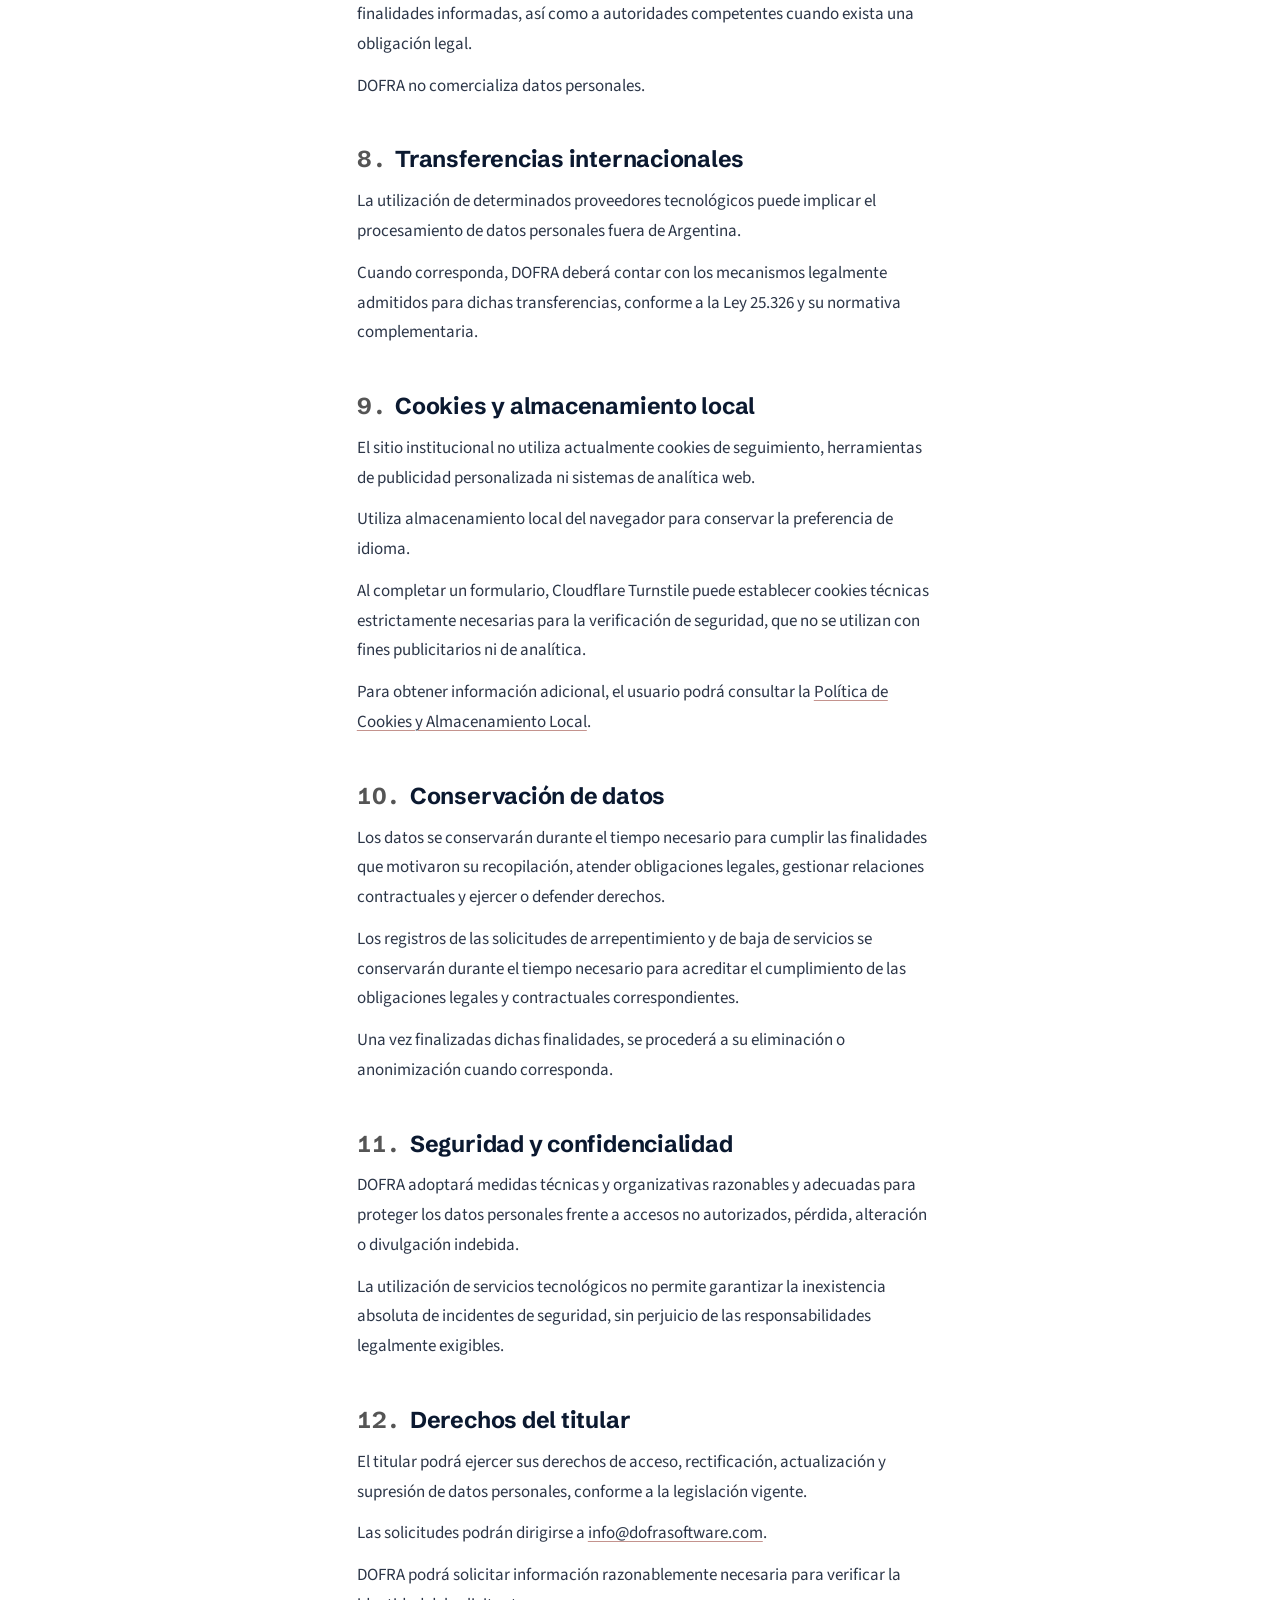
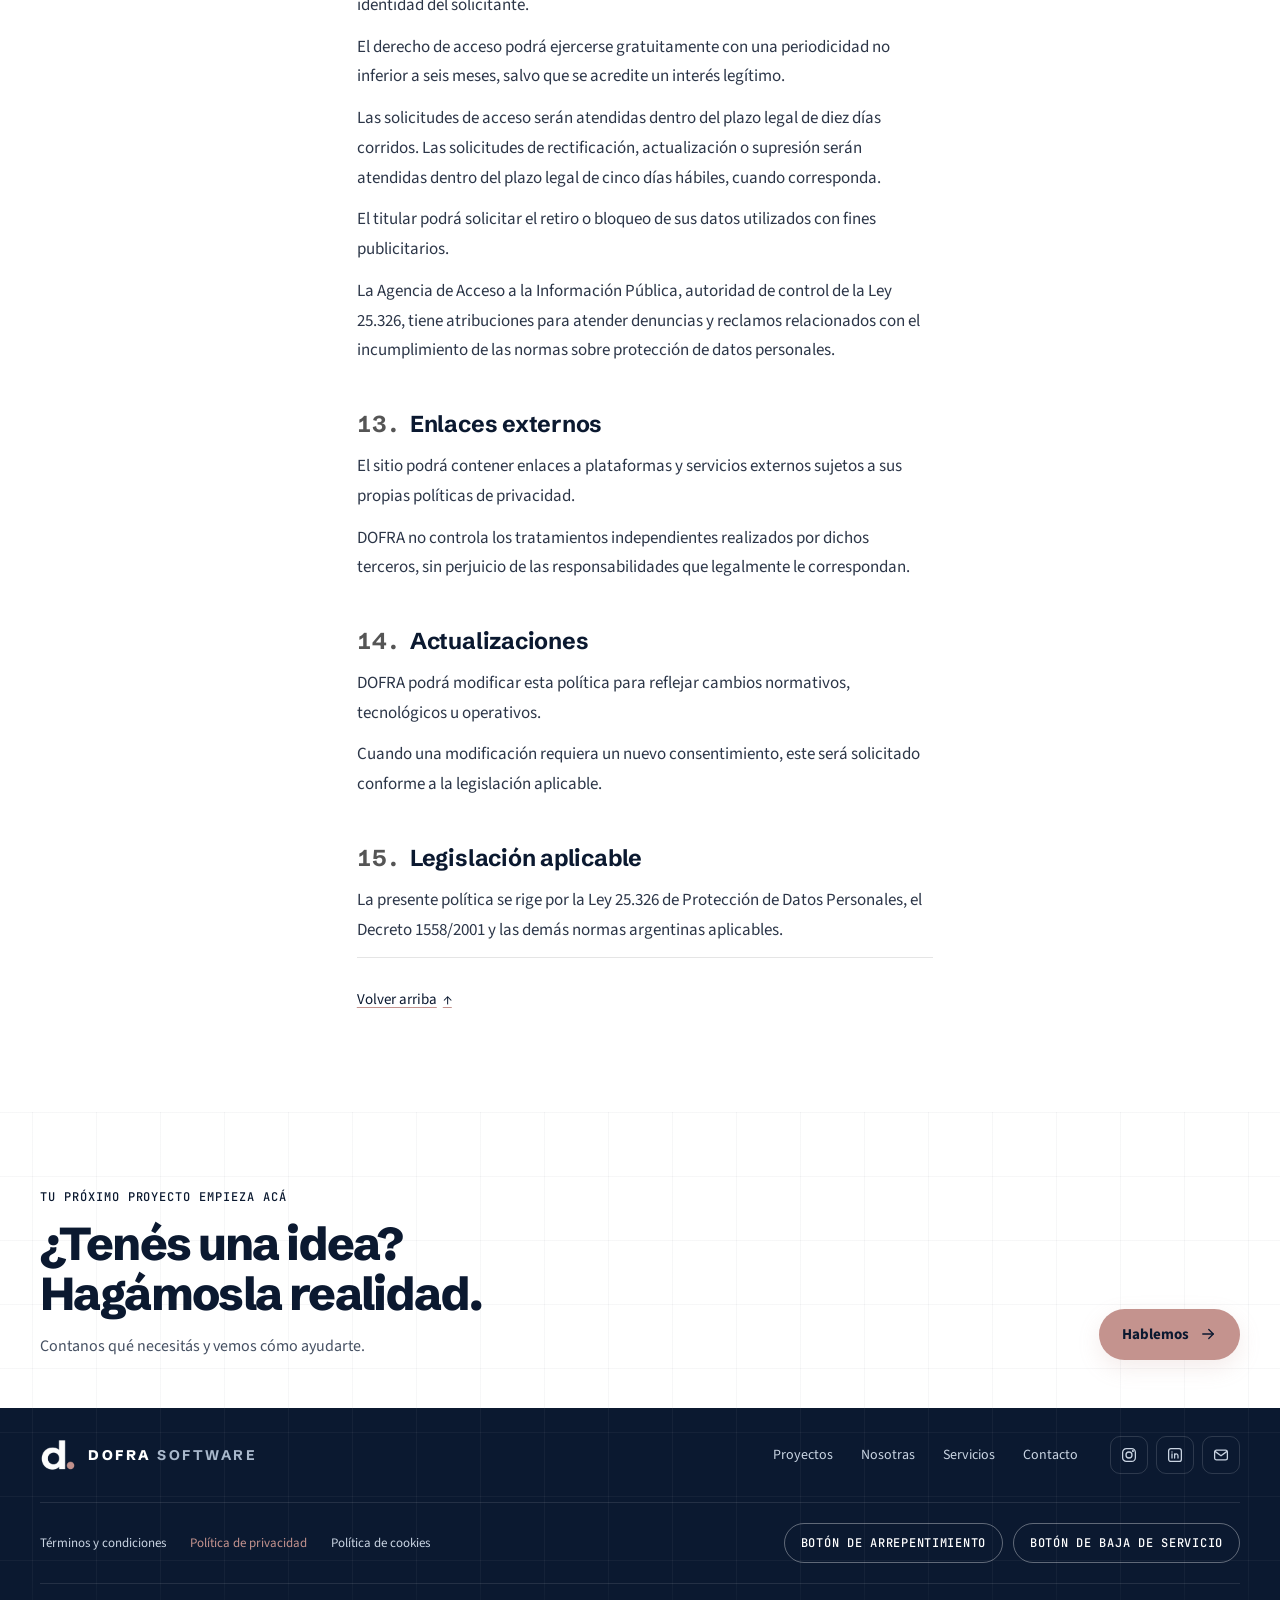
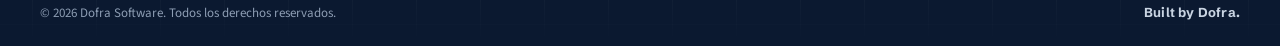
<file: privacidad.html>
<!doctype html>
<html lang="es">
  <head>
    <meta charset="UTF-8" />
    <!-- Favicon: logo original sobre #0B1930 (el PNG transparente con la «d» blanca no se ve en fondos claros, como los resultados de Google). Ver docs/SEO.md. -->
    <link rel="icon" href="/favicon.ico" sizes="48x48" />
    <link rel="icon" type="image/png" sizes="192x192" href="/icon-192.png" />
    <link rel="apple-touch-icon" href="/apple-touch-icon.png" />
    <meta name="viewport" content="width=device-width, initial-scale=1.0" />
    <meta name="theme-color" content="#0B1930" />
    <meta name="description" content="Cómo Dofra Software trata los datos personales recabados en su sitio institucional, con qué finalidades y cómo ejercer los derechos de acceso, rectificación y supresión." />
    <link rel="canonical" href="https://www.dofrasoftware.com/privacidad" />
    <meta property="og:type" content="website" />
    <meta property="og:locale" content="es_AR" />
    <meta property="og:url" content="https://www.dofrasoftware.com/privacidad" />
    <meta property="og:site_name" content="Dofra Software" />
    <meta property="og:title" content="Política de privacidad | Dofra Software" />
    <meta property="og:description" content="Cómo Dofra Software trata los datos personales recabados en su sitio institucional, con qué finalidades y cómo ejercer los derechos de acceso, rectificación y supresión." />
    <meta property="og:image" content="https://www.dofrasoftware.com/og-image.png" />
    <meta property="og:image:width" content="1200" />
    <meta property="og:image:height" content="628" />
    <meta property="og:image:alt" content="Logo de Dofra Software con el texto «Páginas web y sistemas a medida.» y capturas de proyectos reales." />
    <meta name="twitter:card" content="summary_large_image" />
    <title>Política de privacidad | Dofra Software</title>
    <script type="application/ld+json">
    {
      "@context": "https://schema.org",
      "@graph": [
        {
          "@type": "WebSite",
          "@id": "https://www.dofrasoftware.com/#website",
          "url": "https://www.dofrasoftware.com/",
          "name": "Dofra Software",
          "alternateName": "Dofra",
          "inLanguage": "es",
          "publisher": { "@id": "https://www.dofrasoftware.com/#organization" }
        },
        {
          "@type": "ProfessionalService",
          "@id": "https://www.dofrasoftware.com/#organization",
          "name": "Dofra Software",
          "alternateName": "Dofra",
          "slogan": "Built by Dofra.",
          "url": "https://www.dofrasoftware.com/",
          "logo": "https://www.dofrasoftware.com/icon-192.png",
          "image": "https://www.dofrasoftware.com/og-image.png",
          "description": "Estudio de desarrollo de Córdoba, Argentina. Diseña páginas web y sistemas de gestión a medida para negocios de servicios: turnos y reservas online, clientes, pagos y reportes.",
          "email": "info@dofrasoftware.com",
          "address": { "@type": "PostalAddress", "addressLocality": "Córdoba", "addressRegion": "Córdoba", "addressCountry": "AR" },
          "areaServed": [
            { "@type": "City", "name": "Córdoba" },
            { "@type": "Country", "name": "Argentina" }
          ],
          "founder": [
            { "@type": "Person", "name": "Franca Recchia" },
            { "@type": "Person", "name": "Victoria Recchia" }
          ],
          "knowsAbout": ["Diseño web", "Desarrollo web", "Sistemas de gestión a medida", "Sistemas de turnos y reservas online", "Aplicaciones web"],
          "sameAs": [
            "https://www.instagram.com/dofra.software/",
            "https://www.linkedin.com/company/dofra-software/",
            "https://github.com/Dofra-Software"
          ]
        }
      ]
    }
    </script>
    <link rel="preload" href="/fonts/manrope-latin.woff2" as="font" type="font/woff2" crossorigin />
    <link rel="preload" href="/fonts/schibsted-grotesk-latin.woff2" as="font" type="font/woff2" crossorigin />
    <link rel="preload" href="/fonts/source-sans-3-latin.woff2" as="font" type="font/woff2" crossorigin />
    <script type="module" crossorigin src="/assets/index-Dw70vpSD.js"></script>
    <link rel="stylesheet" crossorigin href="/assets/index-sS0bG7sC.css">
  </head>
  <body>
    <div id="root"><a class="skip-link" href="#contenido">Saltar al contenido</a><header class="header"><div class="container nav-inner"><a class="brand " href="/#inicio" aria-label="Dofra Software, ir al inicio"><img class="brand-logo" src="/dofra-logo.png" alt="" width="48" height="48"/></a><nav id="menu-principal" class="nav-links" aria-label="Navegación principal"><a href="/#inicio">Inicio</a><a href="/#proyectos">Proyectos</a><a href="/#nosotras">Nosotras</a><a href="/#servicios">Servicios</a><a href="/#contacto">Contacto</a></nav><div class="nav-actions"><div class="lang-picker"><button type="button" class="lang-switch" aria-label="Elegir idioma · Español" aria-expanded="false" aria-controls="language-options"><img class="lang-flag" src="/flags/ar.png" width="20" height="14" alt=""/><span aria-hidden="true">ES</span><svg aria-hidden="true" focusable="false" width="14" height="14" viewBox="0 0 24 24" fill="none" stroke="currentColor" stroke-width="1.7" stroke-linecap="round" stroke-linejoin="round"><path d="m6 9 6 6 6-6"></path></svg></button><ul class="lang-options" id="language-options" aria-label="Elegir idioma" hidden=""><li><button type="button" lang="es" aria-current="true"><img class="lang-flag" src="/flags/ar.png" width="20" height="14" alt=""/>Español<svg aria-hidden="true" focusable="false" width="16" height="16" viewBox="0 0 24 24" fill="none" stroke="currentColor" stroke-width="1.7" stroke-linecap="round" stroke-linejoin="round"><path d="m5 12 5 5L20 7"></path></svg></button></li><li><button type="button" lang="en"><img class="lang-flag" src="/flags/us.png" width="20" height="14" alt=""/>English</button></li><li><button type="button" lang="fr"><img class="lang-flag" src="/flags/fr.png" width="20" height="14" alt=""/>Français</button></li></ul></div><a class="button button-primary nav-cta" href="/#contacto">Hablemos<svg aria-hidden="true" focusable="false" width="16" height="16" viewBox="0 0 24 24" fill="none" stroke="currentColor" stroke-width="1.7" stroke-linecap="round" stroke-linejoin="round"><path d="M5 12h14"></path><path d="m13 6 6 6-6 6"></path></svg></a><button type="button" class="menu-toggle" aria-label="Abrir menú" aria-expanded="false" aria-controls="menu-principal"><svg aria-hidden="true" focusable="false" width="20" height="20" viewBox="0 0 24 24" fill="none" stroke="currentColor" stroke-width="1.7" stroke-linecap="round" stroke-linejoin="round"><path d="M4 7h16M4 12h16M4 17h16"></path></svg></button></div></div></header><main id="contenido" tabindex="-1" class="legal" aria-labelledby="legal-titulo"><header class="legal-hero"><div class="container legal-hero-inner"><a class="legal-back" href="/"><span aria-hidden="true">←</span> <!-- -->Volver al inicio</a><p class="legal-kicker">INFORMACIÓN LEGAL</p><h1 id="legal-titulo">Política de privacidad</h1><p class="legal-updated">Última actualización:<!-- --> <time dateTime="2026-11-24">24 de noviembre de 2026</time></p></div></header><div class="container legal-layout"><nav class="legal-toc" aria-label="Contenido"><details><summary>Contenido</summary><ol><li><a href="#s-1"><span aria-hidden="true">1<!-- -->.</span> <!-- -->Responsables del tratamiento</a></li><li><a href="#s-2"><span aria-hidden="true">2<!-- -->.</span> <!-- -->Alcance</a></li><li><a href="#s-3"><span aria-hidden="true">3<!-- -->.</span> <!-- -->Datos personales recopilados</a></li><li><a href="#s-4"><span aria-hidden="true">4<!-- -->.</span> <!-- -->Finalidades del tratamiento</a></li><li><a href="#s-5"><span aria-hidden="true">5<!-- -->.</span> <!-- -->Comunicaciones comerciales</a></li><li><a href="#s-6"><span aria-hidden="true">6<!-- -->.</span> <!-- -->Información proporcionada por los usuarios</a></li><li><a href="#s-7"><span aria-hidden="true">7<!-- -->.</span> <!-- -->Proveedores tecnológicos y destinatarios</a></li><li><a href="#s-8"><span aria-hidden="true">8<!-- -->.</span> <!-- -->Transferencias internacionales</a></li><li><a href="#s-9"><span aria-hidden="true">9<!-- -->.</span> <!-- -->Cookies y almacenamiento local</a></li><li><a href="#s-10"><span aria-hidden="true">10<!-- -->.</span> <!-- -->Conservación de datos</a></li><li><a href="#s-11"><span aria-hidden="true">11<!-- -->.</span> <!-- -->Seguridad y confidencialidad</a></li><li><a href="#s-12"><span aria-hidden="true">12<!-- -->.</span> <!-- -->Derechos del titular</a></li><li><a href="#s-13"><span aria-hidden="true">13<!-- -->.</span> <!-- -->Enlaces externos</a></li><li><a href="#s-14"><span aria-hidden="true">14<!-- -->.</span> <!-- -->Actualizaciones</a></li><li><a href="#s-15"><span aria-hidden="true">15<!-- -->.</span> <!-- -->Legislación aplicable</a></li></ol></details></nav><article class="legal-body"><section id="s-1" aria-labelledby="s-1-t"><h2 id="s-1-t"><span class="legal-num">1<!-- -->.</span> <!-- -->Responsables del tratamiento</h2><p>Franca Recchia y Victoria Recchia, quienes desarrollan su actividad profesional bajo la marca Dofra Software, en adelante DOFRA, son responsables del tratamiento de los datos personales recabados mediante el sitio institucional <a href="https://www.dofrasoftware.com" target="_blank" rel="noopener noreferrer">www.dofrasoftware.com<span class="sr-only"> (<!-- -->se abre en una pestaña nueva<!-- -->)</span></a>.</p><p>Ubicación de actividad: Nueva Córdoba, Córdoba Capital, Argentina.</p><p>Correo electrónico: <a href="mailto:info@dofrasoftware.com">info@dofrasoftware.com</a>.</p></section><section id="s-2" aria-labelledby="s-2-t"><h2 id="s-2-t"><span class="legal-num">2<!-- -->.</span> <!-- -->Alcance</h2><p>Esta política se aplica al sitio institucional de DOFRA y a las comunicaciones relacionadas con sus servicios.</p><p>Las aplicaciones, plataformas y soluciones desarrolladas por DOFRA podrán contar con políticas de privacidad y condiciones específicas.</p></section><section id="s-3" aria-labelledby="s-3-t"><h2 id="s-3-t"><span class="legal-num">3<!-- -->.</span> <!-- -->Datos personales recopilados</h2><p>DOFRA podrá tratar los siguientes datos:</p><ul><li>Nombre y datos de identificación proporcionados por el usuario.</li><li>Correo electrónico y teléfono, cuando sean proporcionados.</li><li>Información profesional o comercial.</li><li>Tipo de proyecto y presupuesto estimado.</li><li>Preferencias de idioma y contenido de las consultas.</li><li>Información técnica de conexión necesaria para el funcionamiento y la seguridad del sitio.</li><li>Datos necesarios para la contratación, facturación y prestación de servicios.</li><li>Datos incluidos en las solicitudes de arrepentimiento y de baja de servicios, como el servicio contratado y la referencia del presupuesto o contrato.</li></ul><p>El usuario deberá abstenerse de proporcionar información sensible, credenciales o datos de terceros sin autorización mediante el formulario de contacto.</p></section><section id="s-4" aria-labelledby="s-4-t"><h2 id="s-4-t"><span class="legal-num">4<!-- -->.</span> <!-- -->Finalidades del tratamiento</h2><p>Los datos podrán utilizarse para:</p><ul><li>Atender consultas y solicitudes de información.</li><li>Elaborar presupuestos y propuestas comerciales.</li><li>Gestionar relaciones precontractuales y contractuales.</li><li>Prestar servicios y brindar soporte técnico.</li><li>Recibir, registrar y gestionar las solicitudes de arrepentimiento y de baja de servicios, y enviar las confirmaciones y comunicaciones relacionadas con ellas.</li><li>Cumplir obligaciones legales, fiscales y administrativas, incluidas las previstas por la normativa de defensa del consumidor.</li><li>Proteger la seguridad de los sistemas y prevenir usos indebidos.</li></ul><p>El tratamiento se realizará con el consentimiento correspondiente o cuando resulte legalmente autorizado.</p></section><section id="s-5" aria-labelledby="s-5-t"><h2 id="s-5-t"><span class="legal-num">5<!-- -->.</span> <!-- -->Comunicaciones comerciales</h2><p>Actualmente, DOFRA no realiza campañas de newsletters ni envíos publicitarios periódicos mediante su sitio institucional.</p><p>Si posteriormente incorpora estas actividades, solicitará las autorizaciones que correspondan y facilitará mecanismos gratuitos y sencillos para dejar de recibir comunicaciones promocionales.</p><p>El consentimiento para comunicaciones publicitarias será independiente del necesario para gestionar consultas o prestar servicios.</p></section><section id="s-6" aria-labelledby="s-6-t"><h2 id="s-6-t"><span class="legal-num">6<!-- -->.</span> <!-- -->Información proporcionada por los usuarios</h2><p>Los campos identificados como obligatorios resultan necesarios para gestionar las solicitudes.</p><p>La falta de información suficiente podrá impedir que DOFRA responda adecuadamente o preste los servicios solicitados.</p><p>El usuario deberá proporcionar información veraz, actualizada y obtenida legítimamente.</p></section><section id="s-7" aria-labelledby="s-7-t"><h2 id="s-7-t"><span class="legal-num">7<!-- -->.</span> <!-- -->Proveedores tecnológicos y destinatarios</h2><p>DOFRA utiliza proveedores tecnológicos para el funcionamiento de su sitio y la gestión de sus comunicaciones, incluyendo:</p><ul><li>GitHub Pages, para el alojamiento del sitio institucional.</li><li>Google Apps Script, para el procesamiento de las consultas enviadas mediante el formulario de contacto.</li><li>Servicios de correo electrónico y comunicaciones necesarios para gestionar consultas y relaciones comerciales.</li></ul><p>Cloudflare Turnstile, de Cloudflare, Inc., para verificar que los envíos de los formularios no sean automatizados. Este servicio se carga únicamente al completar un formulario y puede procesar la dirección IP y datos técnicos del navegador y del dispositivo.</p><p>Las solicitudes de arrepentimiento y de baja de servicios se reciben mediante Google Apps Script y se registran en una hoja de cálculo privada de Google Sheets, a la que solo acceden las responsables de DOFRA.</p><p>El proveedor de alojamiento podrá procesar información técnica de conexión, como direcciones IP y registros de acceso.</p><p>Los datos podrán comunicarse a proveedores cuando resulte necesario para las finalidades informadas, así como a autoridades competentes cuando exista una obligación legal.</p><p>DOFRA no comercializa datos personales.</p></section><section id="s-8" aria-labelledby="s-8-t"><h2 id="s-8-t"><span class="legal-num">8<!-- -->.</span> <!-- -->Transferencias internacionales</h2><p>La utilización de determinados proveedores tecnológicos puede implicar el procesamiento de datos personales fuera de Argentina.</p><p>Cuando corresponda, DOFRA deberá contar con los mecanismos legalmente admitidos para dichas transferencias, conforme a la Ley 25.326 y su normativa complementaria.</p></section><section id="s-9" aria-labelledby="s-9-t"><h2 id="s-9-t"><span class="legal-num">9<!-- -->.</span> <!-- -->Cookies y almacenamiento local</h2><p>El sitio institucional no utiliza actualmente cookies de seguimiento, herramientas de publicidad personalizada ni sistemas de analítica web.</p><p>Utiliza almacenamiento local del navegador para conservar la preferencia de idioma.</p><p>Al completar un formulario, Cloudflare Turnstile puede establecer cookies técnicas estrictamente necesarias para la verificación de seguridad, que no se utilizan con fines publicitarios ni de analítica.</p><p>Para obtener información adicional, el usuario podrá consultar la <a href="/cookies">Política de Cookies y Almacenamiento Local</a>.</p></section><section id="s-10" aria-labelledby="s-10-t"><h2 id="s-10-t"><span class="legal-num">10<!-- -->.</span> <!-- -->Conservación de datos</h2><p>Los datos se conservarán durante el tiempo necesario para cumplir las finalidades que motivaron su recopilación, atender obligaciones legales, gestionar relaciones contractuales y ejercer o defender derechos.</p><p>Los registros de las solicitudes de arrepentimiento y de baja de servicios se conservarán durante el tiempo necesario para acreditar el cumplimiento de las obligaciones legales y contractuales correspondientes.</p><p>Una vez finalizadas dichas finalidades, se procederá a su eliminación o anonimización cuando corresponda.</p></section><section id="s-11" aria-labelledby="s-11-t"><h2 id="s-11-t"><span class="legal-num">11<!-- -->.</span> <!-- -->Seguridad y confidencialidad</h2><p>DOFRA adoptará medidas técnicas y organizativas razonables y adecuadas para proteger los datos personales frente a accesos no autorizados, pérdida, alteración o divulgación indebida.</p><p>La utilización de servicios tecnológicos no permite garantizar la inexistencia absoluta de incidentes de seguridad, sin perjuicio de las responsabilidades legalmente exigibles.</p></section><section id="s-12" aria-labelledby="s-12-t"><h2 id="s-12-t"><span class="legal-num">12<!-- -->.</span> <!-- -->Derechos del titular</h2><p>El titular podrá ejercer sus derechos de acceso, rectificación, actualización y supresión de datos personales, conforme a la legislación vigente.</p><p>Las solicitudes podrán dirigirse a <a href="mailto:info@dofrasoftware.com">info@dofrasoftware.com</a>.</p><p>DOFRA podrá solicitar información razonablemente necesaria para verificar la identidad del solicitante.</p><p>El derecho de acceso podrá ejercerse gratuitamente con una periodicidad no inferior a seis meses, salvo que se acredite un interés legítimo.</p><p>Las solicitudes de acceso serán atendidas dentro del plazo legal de diez días corridos. Las solicitudes de rectificación, actualización o supresión serán atendidas dentro del plazo legal de cinco días hábiles, cuando corresponda.</p><p>El titular podrá solicitar el retiro o bloqueo de sus datos utilizados con fines publicitarios.</p><p>La Agencia de Acceso a la Información Pública, autoridad de control de la Ley 25.326, tiene atribuciones para atender denuncias y reclamos relacionados con el incumplimiento de las normas sobre protección de datos personales.</p></section><section id="s-13" aria-labelledby="s-13-t"><h2 id="s-13-t"><span class="legal-num">13<!-- -->.</span> <!-- -->Enlaces externos</h2><p>El sitio podrá contener enlaces a plataformas y servicios externos sujetos a sus propias políticas de privacidad.</p><p>DOFRA no controla los tratamientos independientes realizados por dichos terceros, sin perjuicio de las responsabilidades que legalmente le correspondan.</p></section><section id="s-14" aria-labelledby="s-14-t"><h2 id="s-14-t"><span class="legal-num">14<!-- -->.</span> <!-- -->Actualizaciones</h2><p>DOFRA podrá modificar esta política para reflejar cambios normativos, tecnológicos u operativos.</p><p>Cuando una modificación requiera un nuevo consentimiento, este será solicitado conforme a la legislación aplicable.</p></section><section id="s-15" aria-labelledby="s-15-t"><h2 id="s-15-t"><span class="legal-num">15<!-- -->.</span> <!-- -->Legislación aplicable</h2><p>La presente política se rige por la Ley 25.326 de Protección de Datos Personales, el Decreto 1558/2001 y las demás normas argentinas aplicables.</p></section><p class="legal-top"><a href="#contenido">Volver arriba<!-- --> <span aria-hidden="true">↑</span></a></p></article></div></main><footer class="footer" aria-labelledby="footer-titulo"><div class="tg tg-dark has-grid" aria-hidden="true"><i class="tg-grid"></i><div class="tg-frame"><i class="tg-v tg-v-start"></i><i class="tg-v tg-v-end"></i><i class="tg-rule"></i><i class="tg-mark tg-mark-start"></i><i class="tg-mark tg-mark-end"></i></div></div><div class="container"><div class="footer-cta"><div><p class="footer-kicker">TU PRÓXIMO PROYECTO EMPIEZA ACÁ</p><h2 id="footer-titulo"><span>¿Tenés una idea?</span> <span>Hagámosla realidad.</span></h2><p class="footer-desc">Contanos qué necesitás y vemos cómo ayudarte.</p></div><a class="button button-primary button-large footer-cta-button" href="/#contacto">Hablemos<svg aria-hidden="true" focusable="false" width="18" height="18" viewBox="0 0 24 24" fill="none" stroke="currentColor" stroke-width="1.7" stroke-linecap="round" stroke-linejoin="round"><path d="M5 12h14"></path><path d="m13 6 6 6-6 6"></path></svg></a></div><div class="footer-main"><a class="footer-brand" href="/#inicio" aria-label="Dofra Software, ir al inicio"><img src="/dofra-logo.png" alt="" width="40" height="40"/><span>DOFRA <span>SOFTWARE</span></span></a><nav class="footer-links" aria-label="Navegación del pie de página"><a href="/#proyectos">Proyectos</a><a href="/#nosotras">Nosotras</a><a href="/#servicios">Servicios</a><a href="/#contacto">Contacto</a></nav><ul class="footer-social" aria-label="Redes sociales"><li><a href="https://www.instagram.com/dofra.software/" target="_blank" rel="noopener noreferrer" aria-label="Instagram (se abre en una pestaña nueva)"><svg aria-hidden="true" focusable="false" width="18" height="18" viewBox="0 0 24 24" fill="none" stroke="currentColor" stroke-width="1.7" stroke-linecap="round" stroke-linejoin="round"><rect x="3.5" y="3.5" width="17" height="17" rx="5"></rect><circle cx="12" cy="12" r="4"></circle><circle cx="17.2" cy="6.8" r=".6" fill="currentColor"></circle></svg></a></li><li><a href="https://www.linkedin.com/company/dofra-software/" target="_blank" rel="noopener noreferrer" aria-label="LinkedIn (se abre en una pestaña nueva)"><svg aria-hidden="true" focusable="false" width="18" height="18" viewBox="0 0 24 24" fill="none" stroke="currentColor" stroke-width="1.7" stroke-linecap="round" stroke-linejoin="round"><rect x="3.5" y="3.5" width="17" height="17" rx="3"></rect><path d="M8 10.5V16M8 7.8v.2M11.5 16v-5.5M11.5 13c0-1.6 1-2.6 2.3-2.6s2.2.9 2.2 2.6V16"></path></svg></a></li><li class="footer-email-item"><a href="mailto:info@dofrasoftware.com" aria-label="Email: info@dofrasoftware.com"><svg aria-hidden="true" focusable="false" width="18" height="18" viewBox="0 0 24 24" fill="none" stroke="currentColor" stroke-width="1.7" stroke-linecap="round" stroke-linejoin="round"><rect x="3.5" y="5.5" width="17" height="13" rx="2.5"></rect><path d="m4.5 7.5 7.5 5.5 7.5-5.5"></path></svg></a></li></ul></div><div class="footer-legal"><nav class="footer-legal-links" aria-label="Información legal"><a href="/terminos-y-condiciones">Términos y condiciones</a><a href="/privacidad" aria-current="page">Política de privacidad</a><a href="/cookies">Política de cookies</a></nav><ul class="footer-rights" aria-label="Derechos del consumidor"><li><a href="/arrepentimiento"><span lang="es">BOTÓN DE ARREPENTIMIENTO</span></a></li><li><a href="/baja-de-servicio"><span lang="es">BOTÓN DE BAJA DE SERVICIO</span></a></li></ul></div><div class="footer-bottom"><span>© <!-- -->2026<!-- --> Dofra Software. <!-- -->Todos los derechos reservados.</span><span class="footer-slogan" lang="en">Built by Dofra.</span></div></div></footer></div>
  </body>
</html>
</file>
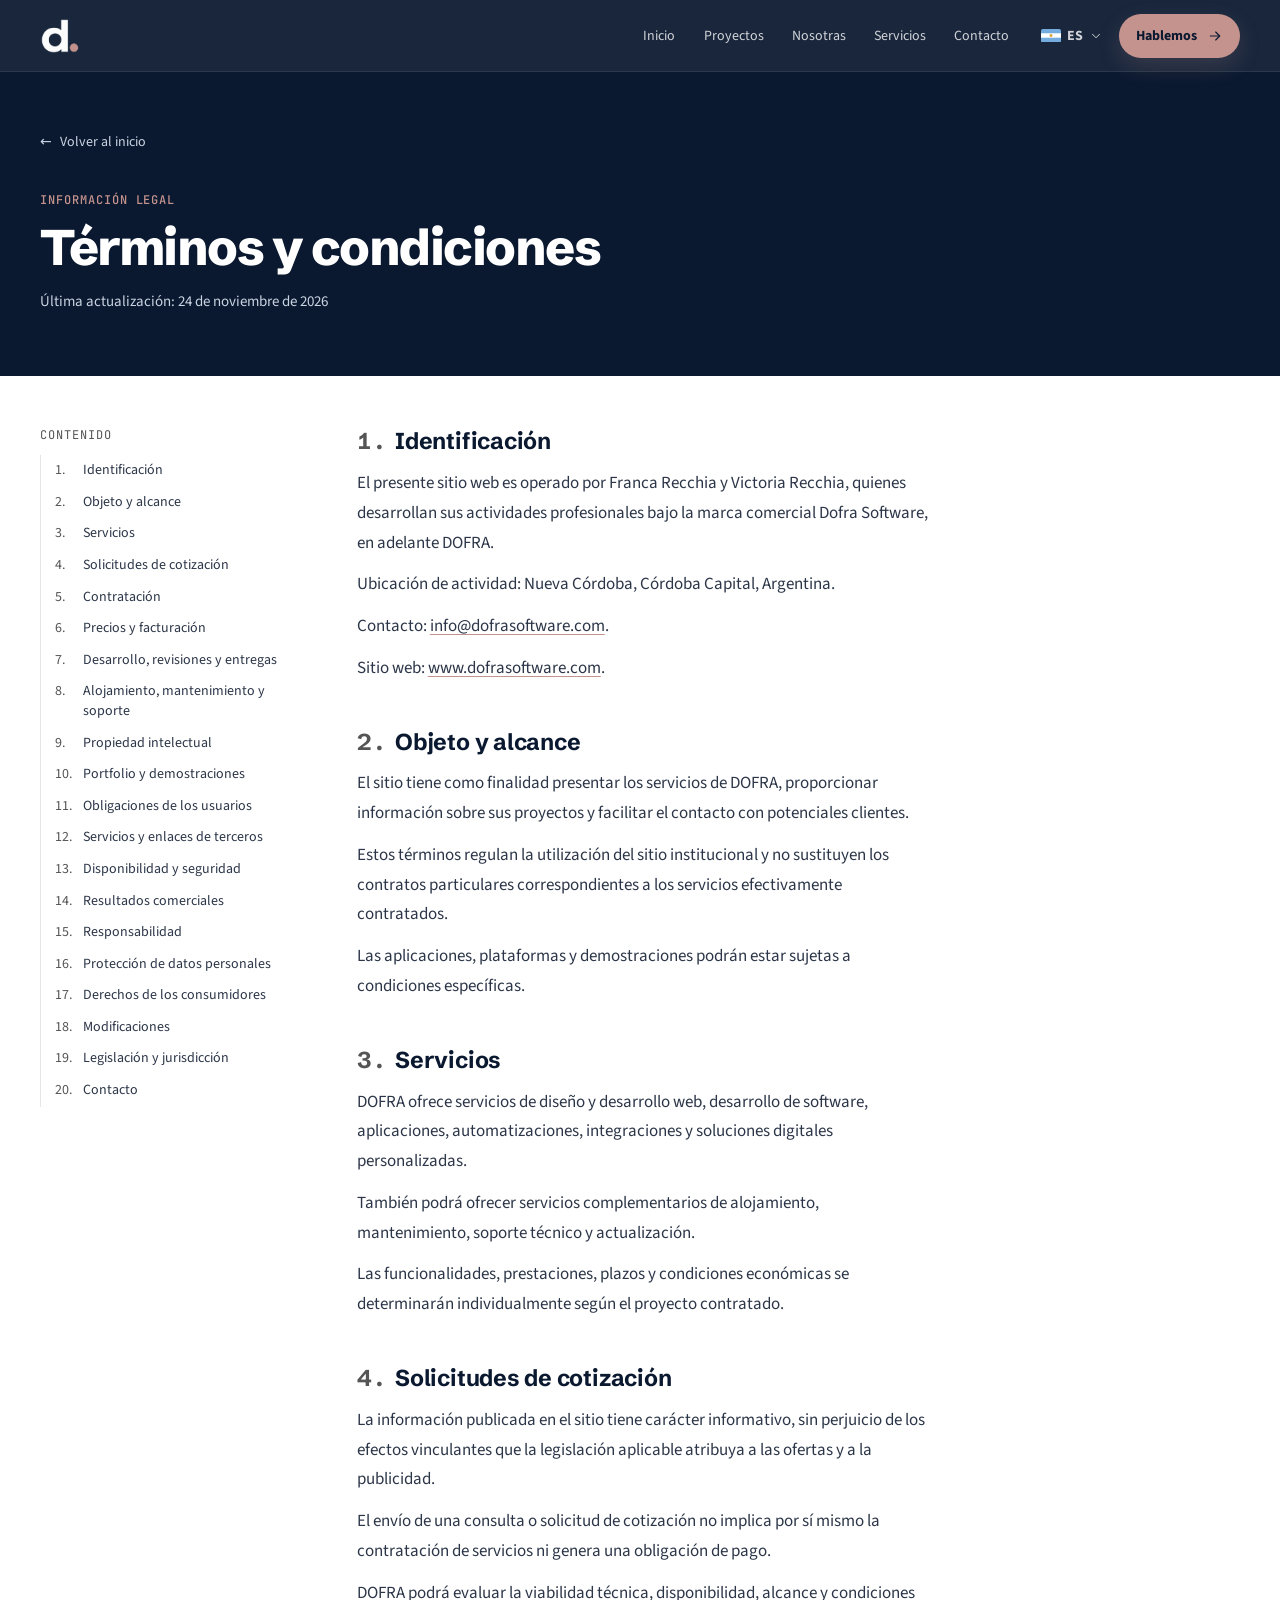
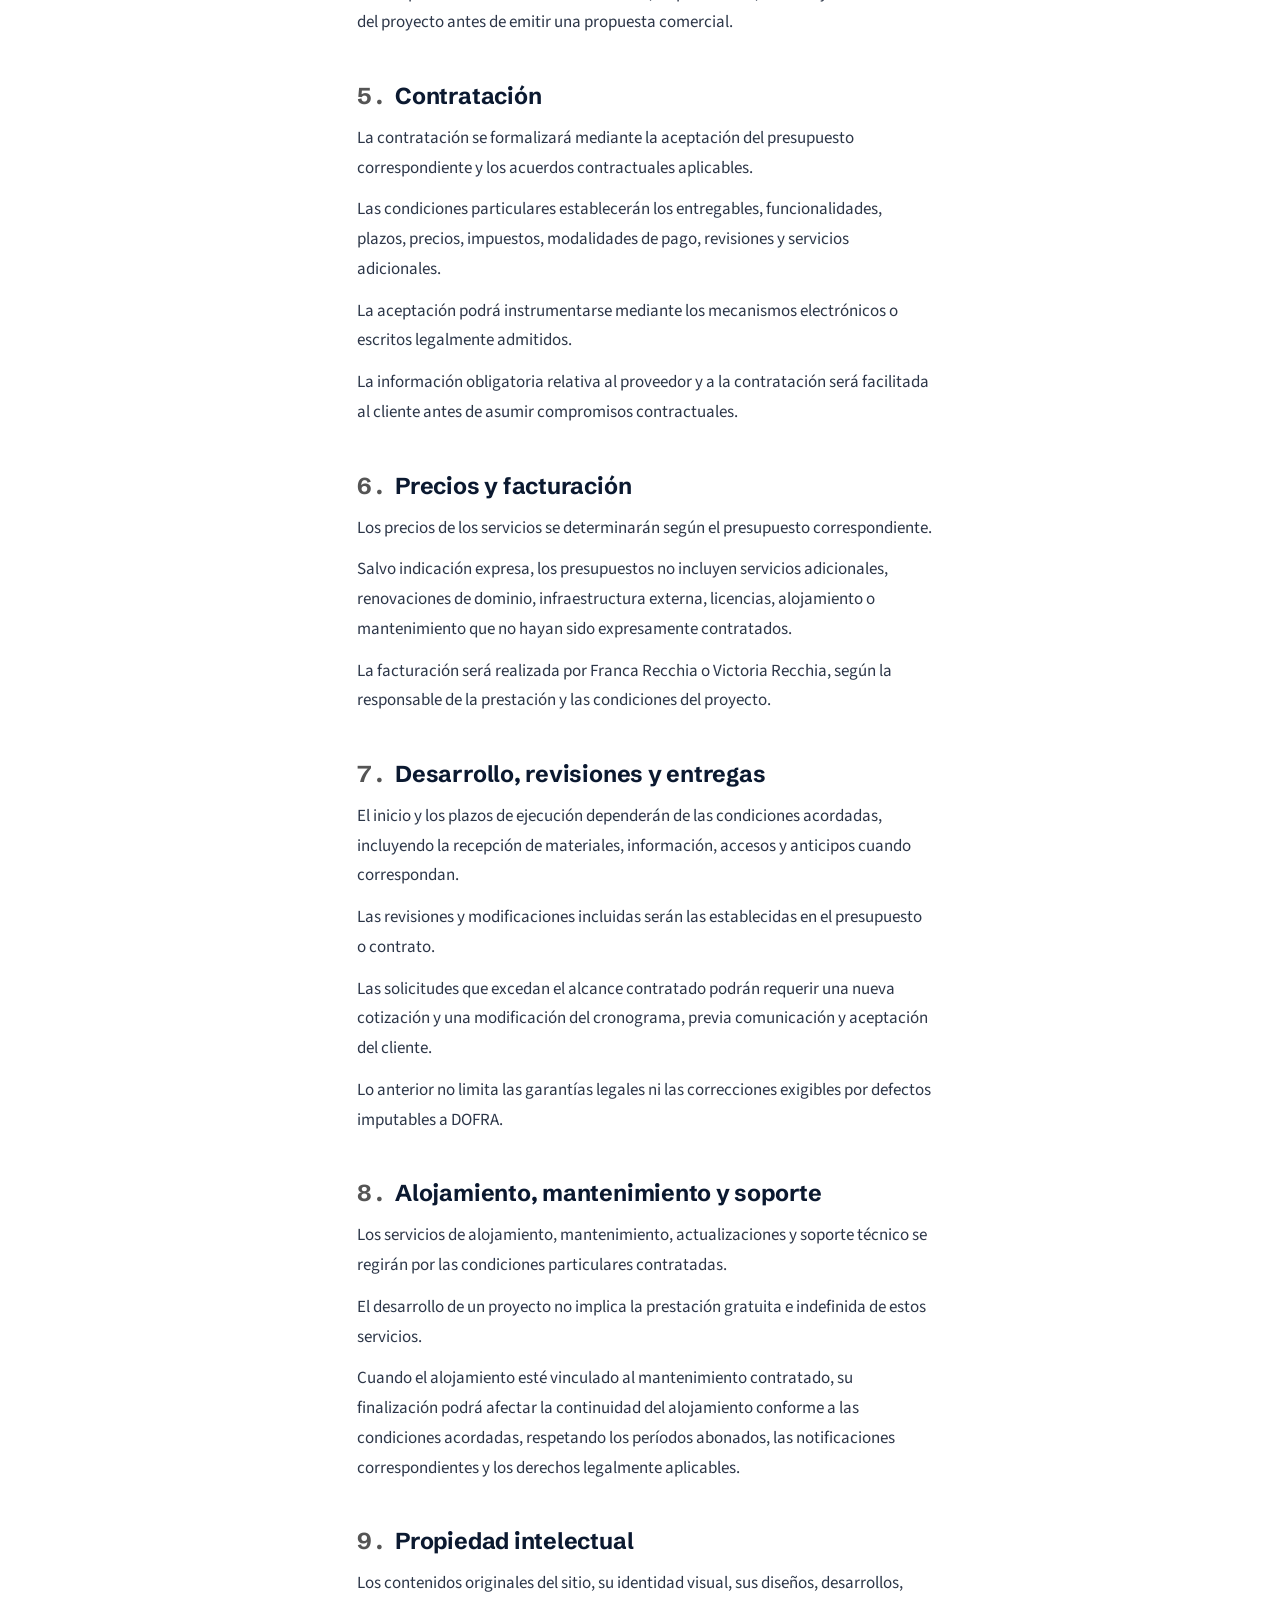
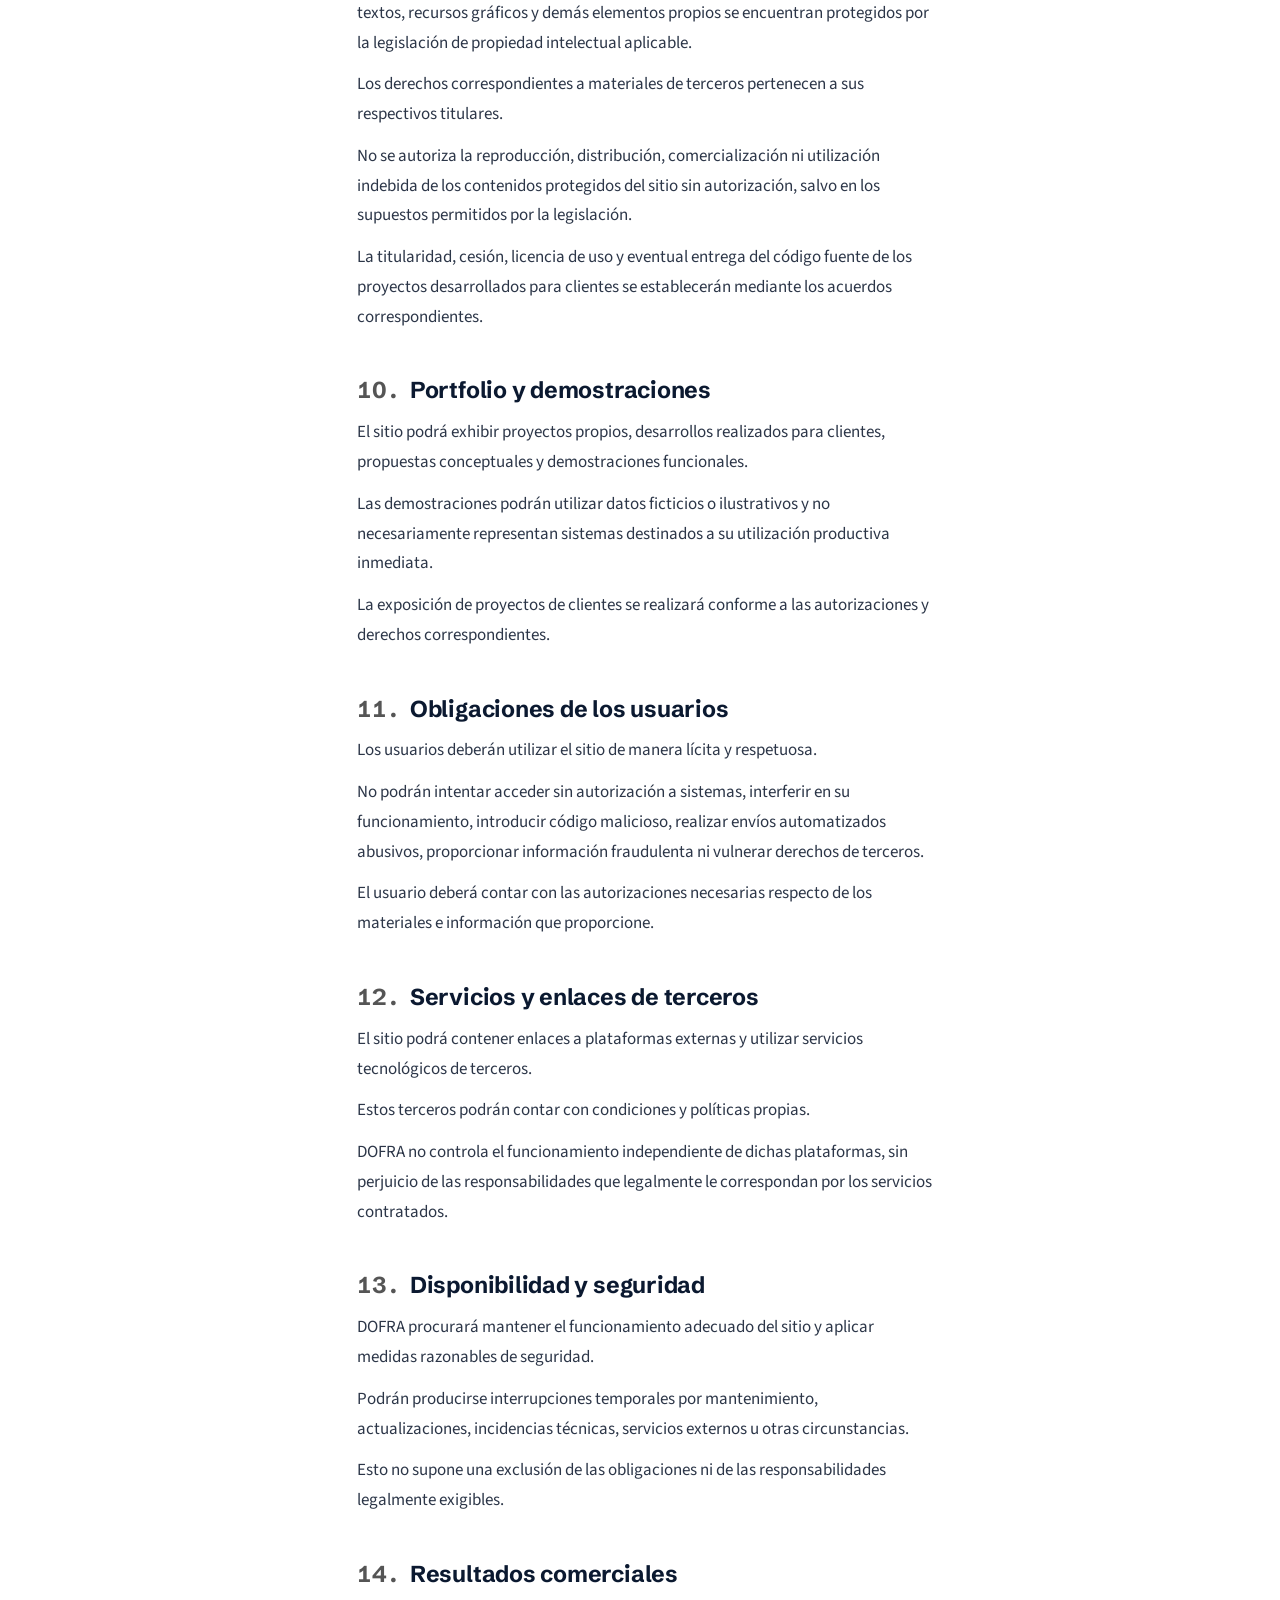
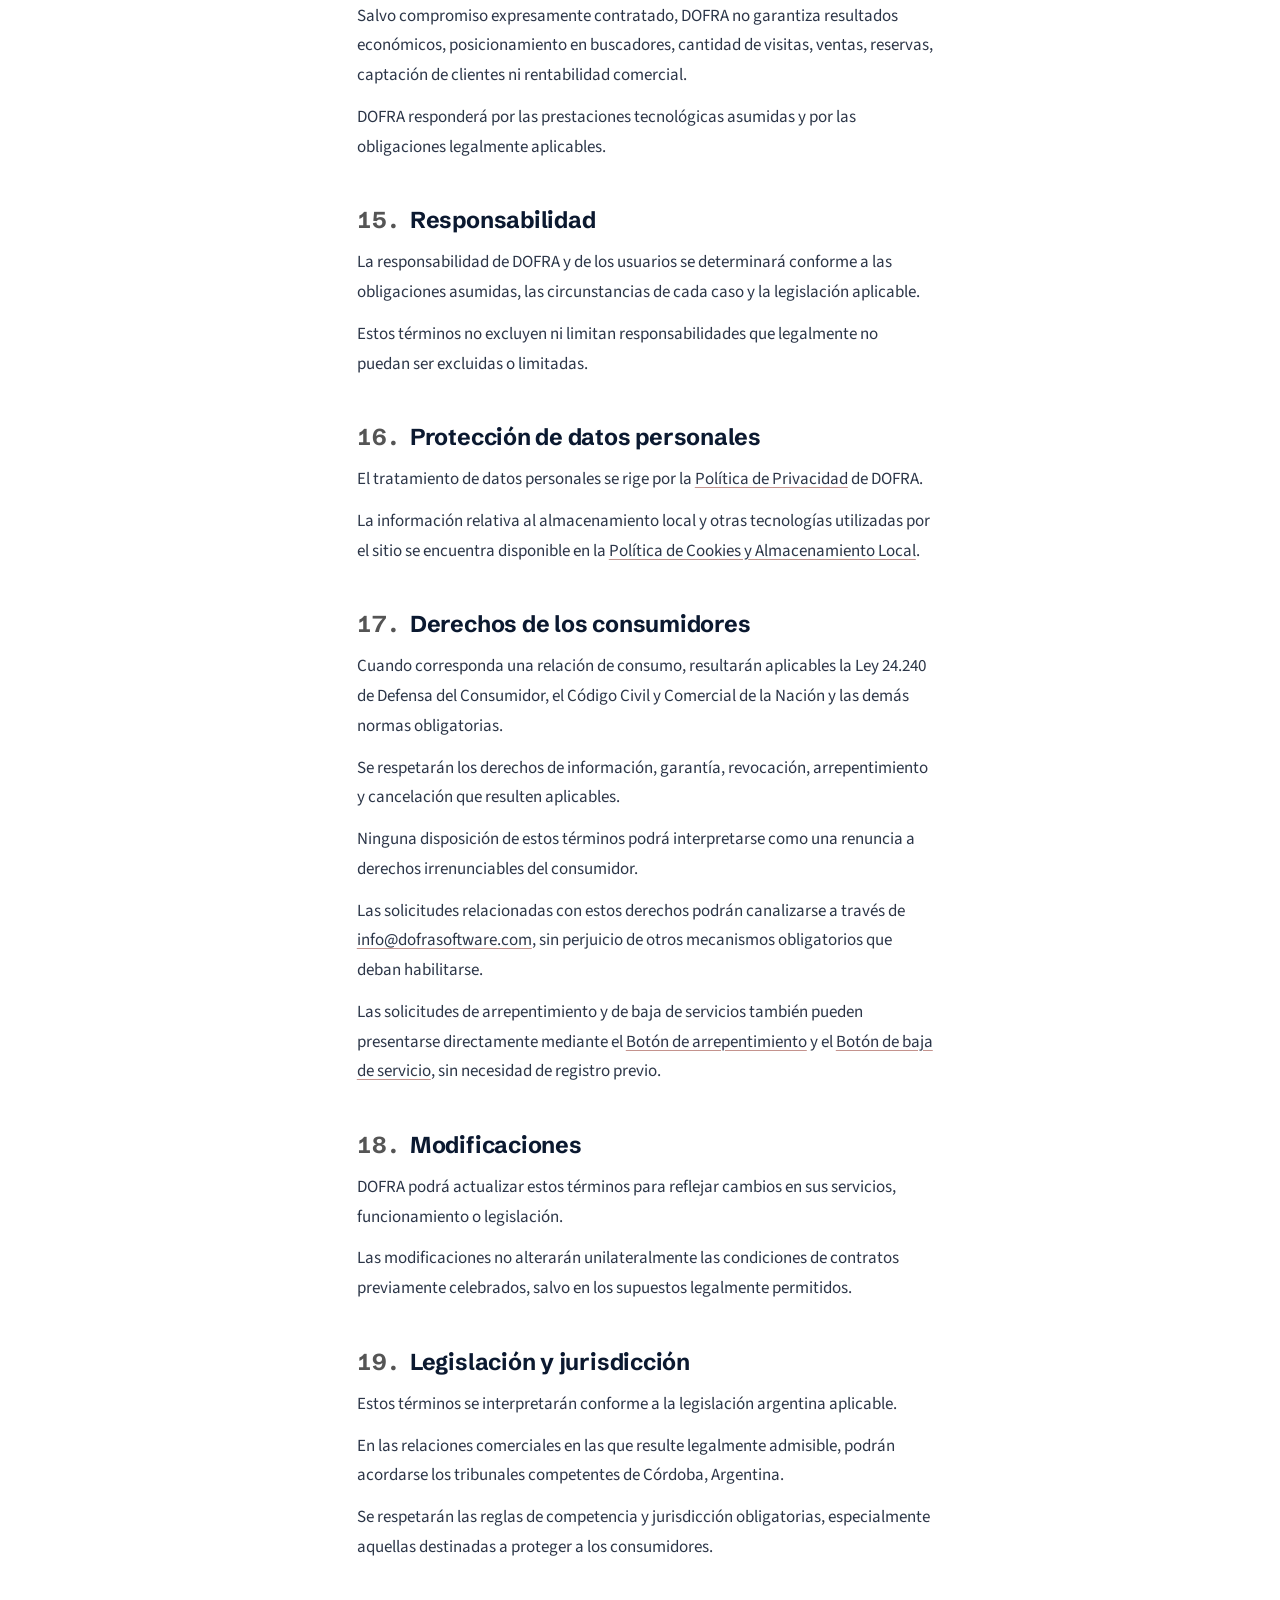
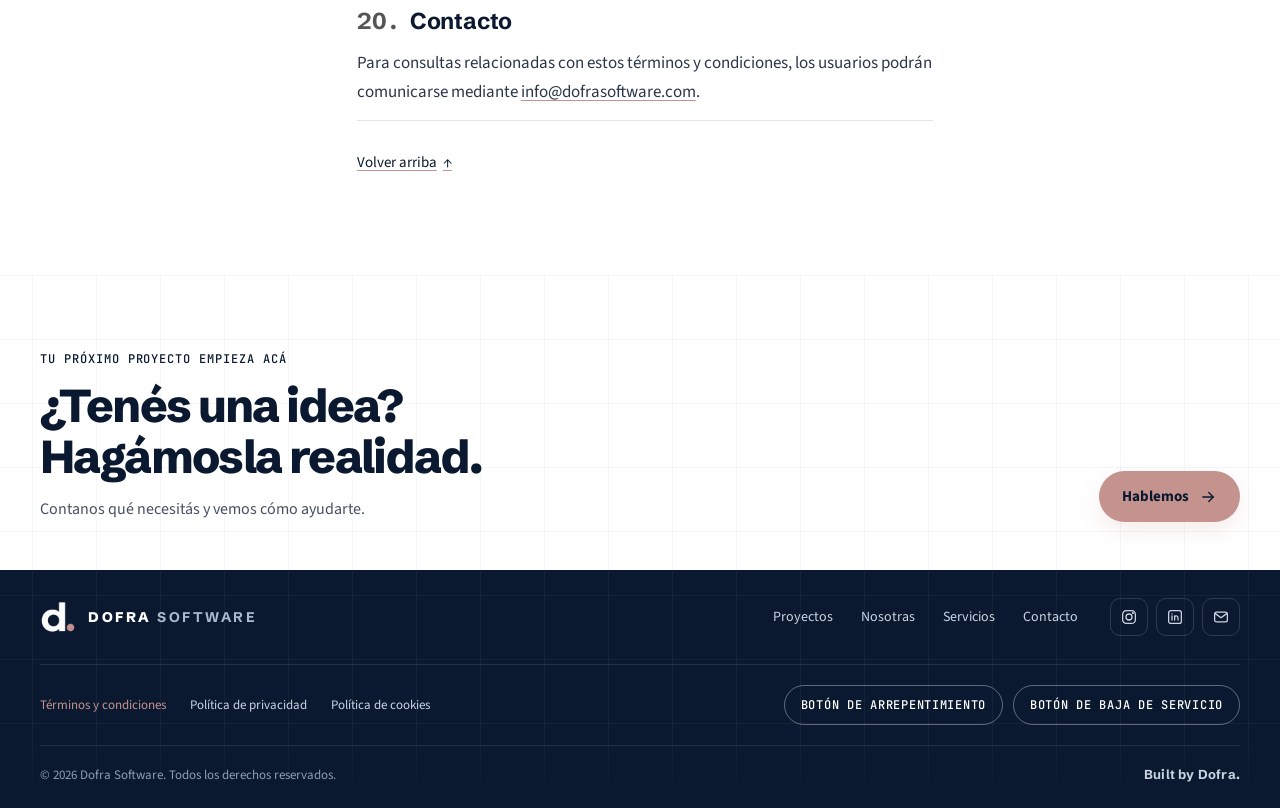
<file: terminos-y-condiciones.html>
<!doctype html>
<html lang="es">
  <head>
    <meta charset="UTF-8" />
    <!-- Favicon: logo original sobre #0B1930 (el PNG transparente con la «d» blanca no se ve en fondos claros, como los resultados de Google). Ver docs/SEO.md. -->
    <link rel="icon" href="/favicon.ico" sizes="48x48" />
    <link rel="icon" type="image/png" sizes="192x192" href="/icon-192.png" />
    <link rel="apple-touch-icon" href="/apple-touch-icon.png" />
    <meta name="viewport" content="width=device-width, initial-scale=1.0" />
    <meta name="theme-color" content="#0B1930" />
    <meta name="description" content="Términos y condiciones de uso del sitio institucional de Dofra Software: servicios, cotizaciones, contratación, propiedad intelectual y derechos de los consumidores." />
    <link rel="canonical" href="https://www.dofrasoftware.com/terminos-y-condiciones" />
    <meta property="og:type" content="website" />
    <meta property="og:locale" content="es_AR" />
    <meta property="og:url" content="https://www.dofrasoftware.com/terminos-y-condiciones" />
    <meta property="og:site_name" content="Dofra Software" />
    <meta property="og:title" content="Términos y condiciones | Dofra Software" />
    <meta property="og:description" content="Términos y condiciones de uso del sitio institucional de Dofra Software: servicios, cotizaciones, contratación, propiedad intelectual y derechos de los consumidores." />
    <meta property="og:image" content="https://www.dofrasoftware.com/og-image.png" />
    <meta property="og:image:width" content="1200" />
    <meta property="og:image:height" content="628" />
    <meta property="og:image:alt" content="Logo de Dofra Software con el texto «Páginas web y sistemas a medida.» y capturas de proyectos reales." />
    <meta name="twitter:card" content="summary_large_image" />
    <title>Términos y condiciones | Dofra Software</title>
    <script type="application/ld+json">
    {
      "@context": "https://schema.org",
      "@graph": [
        {
          "@type": "WebSite",
          "@id": "https://www.dofrasoftware.com/#website",
          "url": "https://www.dofrasoftware.com/",
          "name": "Dofra Software",
          "alternateName": "Dofra",
          "inLanguage": "es",
          "publisher": { "@id": "https://www.dofrasoftware.com/#organization" }
        },
        {
          "@type": "ProfessionalService",
          "@id": "https://www.dofrasoftware.com/#organization",
          "name": "Dofra Software",
          "alternateName": "Dofra",
          "slogan": "Built by Dofra.",
          "url": "https://www.dofrasoftware.com/",
          "logo": "https://www.dofrasoftware.com/icon-192.png",
          "image": "https://www.dofrasoftware.com/og-image.png",
          "description": "Estudio de desarrollo de Córdoba, Argentina. Diseña páginas web y sistemas de gestión a medida para negocios de servicios: turnos y reservas online, clientes, pagos y reportes.",
          "email": "info@dofrasoftware.com",
          "address": { "@type": "PostalAddress", "addressLocality": "Córdoba", "addressRegion": "Córdoba", "addressCountry": "AR" },
          "areaServed": [
            { "@type": "City", "name": "Córdoba" },
            { "@type": "Country", "name": "Argentina" }
          ],
          "founder": [
            { "@type": "Person", "name": "Franca Recchia" },
            { "@type": "Person", "name": "Victoria Recchia" }
          ],
          "knowsAbout": ["Diseño web", "Desarrollo web", "Sistemas de gestión a medida", "Sistemas de turnos y reservas online", "Aplicaciones web"],
          "sameAs": [
            "https://www.instagram.com/dofra.software/",
            "https://www.linkedin.com/company/dofra-software/",
            "https://github.com/Dofra-Software"
          ]
        }
      ]
    }
    </script>
    <link rel="preload" href="/fonts/manrope-latin.woff2" as="font" type="font/woff2" crossorigin />
    <link rel="preload" href="/fonts/schibsted-grotesk-latin.woff2" as="font" type="font/woff2" crossorigin />
    <link rel="preload" href="/fonts/source-sans-3-latin.woff2" as="font" type="font/woff2" crossorigin />
    <script type="module" crossorigin src="/assets/index-Dw70vpSD.js"></script>
    <link rel="stylesheet" crossorigin href="/assets/index-sS0bG7sC.css">
  </head>
  <body>
    <div id="root"><a class="skip-link" href="#contenido">Saltar al contenido</a><header class="header"><div class="container nav-inner"><a class="brand " href="/#inicio" aria-label="Dofra Software, ir al inicio"><img class="brand-logo" src="/dofra-logo.png" alt="" width="48" height="48"/></a><nav id="menu-principal" class="nav-links" aria-label="Navegación principal"><a href="/#inicio">Inicio</a><a href="/#proyectos">Proyectos</a><a href="/#nosotras">Nosotras</a><a href="/#servicios">Servicios</a><a href="/#contacto">Contacto</a></nav><div class="nav-actions"><div class="lang-picker"><button type="button" class="lang-switch" aria-label="Elegir idioma · Español" aria-expanded="false" aria-controls="language-options"><img class="lang-flag" src="/flags/ar.png" width="20" height="14" alt=""/><span aria-hidden="true">ES</span><svg aria-hidden="true" focusable="false" width="14" height="14" viewBox="0 0 24 24" fill="none" stroke="currentColor" stroke-width="1.7" stroke-linecap="round" stroke-linejoin="round"><path d="m6 9 6 6 6-6"></path></svg></button><ul class="lang-options" id="language-options" aria-label="Elegir idioma" hidden=""><li><button type="button" lang="es" aria-current="true"><img class="lang-flag" src="/flags/ar.png" width="20" height="14" alt=""/>Español<svg aria-hidden="true" focusable="false" width="16" height="16" viewBox="0 0 24 24" fill="none" stroke="currentColor" stroke-width="1.7" stroke-linecap="round" stroke-linejoin="round"><path d="m5 12 5 5L20 7"></path></svg></button></li><li><button type="button" lang="en"><img class="lang-flag" src="/flags/us.png" width="20" height="14" alt=""/>English</button></li><li><button type="button" lang="fr"><img class="lang-flag" src="/flags/fr.png" width="20" height="14" alt=""/>Français</button></li></ul></div><a class="button button-primary nav-cta" href="/#contacto">Hablemos<svg aria-hidden="true" focusable="false" width="16" height="16" viewBox="0 0 24 24" fill="none" stroke="currentColor" stroke-width="1.7" stroke-linecap="round" stroke-linejoin="round"><path d="M5 12h14"></path><path d="m13 6 6 6-6 6"></path></svg></a><button type="button" class="menu-toggle" aria-label="Abrir menú" aria-expanded="false" aria-controls="menu-principal"><svg aria-hidden="true" focusable="false" width="20" height="20" viewBox="0 0 24 24" fill="none" stroke="currentColor" stroke-width="1.7" stroke-linecap="round" stroke-linejoin="round"><path d="M4 7h16M4 12h16M4 17h16"></path></svg></button></div></div></header><main id="contenido" tabindex="-1" class="legal" aria-labelledby="legal-titulo"><header class="legal-hero"><div class="container legal-hero-inner"><a class="legal-back" href="/"><span aria-hidden="true">←</span> <!-- -->Volver al inicio</a><p class="legal-kicker">INFORMACIÓN LEGAL</p><h1 id="legal-titulo">Términos y condiciones</h1><p class="legal-updated">Última actualización:<!-- --> <time dateTime="2026-11-24">24 de noviembre de 2026</time></p></div></header><div class="container legal-layout"><nav class="legal-toc" aria-label="Contenido"><details><summary>Contenido</summary><ol><li><a href="#s-1"><span aria-hidden="true">1<!-- -->.</span> <!-- -->Identificación</a></li><li><a href="#s-2"><span aria-hidden="true">2<!-- -->.</span> <!-- -->Objeto y alcance</a></li><li><a href="#s-3"><span aria-hidden="true">3<!-- -->.</span> <!-- -->Servicios</a></li><li><a href="#s-4"><span aria-hidden="true">4<!-- -->.</span> <!-- -->Solicitudes de cotización</a></li><li><a href="#s-5"><span aria-hidden="true">5<!-- -->.</span> <!-- -->Contratación</a></li><li><a href="#s-6"><span aria-hidden="true">6<!-- -->.</span> <!-- -->Precios y facturación</a></li><li><a href="#s-7"><span aria-hidden="true">7<!-- -->.</span> <!-- -->Desarrollo, revisiones y entregas</a></li><li><a href="#s-8"><span aria-hidden="true">8<!-- -->.</span> <!-- -->Alojamiento, mantenimiento y soporte</a></li><li><a href="#s-9"><span aria-hidden="true">9<!-- -->.</span> <!-- -->Propiedad intelectual</a></li><li><a href="#s-10"><span aria-hidden="true">10<!-- -->.</span> <!-- -->Portfolio y demostraciones</a></li><li><a href="#s-11"><span aria-hidden="true">11<!-- -->.</span> <!-- -->Obligaciones de los usuarios</a></li><li><a href="#s-12"><span aria-hidden="true">12<!-- -->.</span> <!-- -->Servicios y enlaces de terceros</a></li><li><a href="#s-13"><span aria-hidden="true">13<!-- -->.</span> <!-- -->Disponibilidad y seguridad</a></li><li><a href="#s-14"><span aria-hidden="true">14<!-- -->.</span> <!-- -->Resultados comerciales</a></li><li><a href="#s-15"><span aria-hidden="true">15<!-- -->.</span> <!-- -->Responsabilidad</a></li><li><a href="#s-16"><span aria-hidden="true">16<!-- -->.</span> <!-- -->Protección de datos personales</a></li><li><a href="#s-17"><span aria-hidden="true">17<!-- -->.</span> <!-- -->Derechos de los consumidores</a></li><li><a href="#s-18"><span aria-hidden="true">18<!-- -->.</span> <!-- -->Modificaciones</a></li><li><a href="#s-19"><span aria-hidden="true">19<!-- -->.</span> <!-- -->Legislación y jurisdicción</a></li><li><a href="#s-20"><span aria-hidden="true">20<!-- -->.</span> <!-- -->Contacto</a></li></ol></details></nav><article class="legal-body"><section id="s-1" aria-labelledby="s-1-t"><h2 id="s-1-t"><span class="legal-num">1<!-- -->.</span> <!-- -->Identificación</h2><p>El presente sitio web es operado por Franca Recchia y Victoria Recchia, quienes desarrollan sus actividades profesionales bajo la marca comercial Dofra Software, en adelante DOFRA.</p><p>Ubicación de actividad: Nueva Córdoba, Córdoba Capital, Argentina.</p><p>Contacto: <a href="mailto:info@dofrasoftware.com">info@dofrasoftware.com</a>.</p><p>Sitio web: <a href="https://www.dofrasoftware.com" target="_blank" rel="noopener noreferrer">www.dofrasoftware.com<span class="sr-only"> (<!-- -->se abre en una pestaña nueva<!-- -->)</span></a>.</p></section><section id="s-2" aria-labelledby="s-2-t"><h2 id="s-2-t"><span class="legal-num">2<!-- -->.</span> <!-- -->Objeto y alcance</h2><p>El sitio tiene como finalidad presentar los servicios de DOFRA, proporcionar información sobre sus proyectos y facilitar el contacto con potenciales clientes.</p><p>Estos términos regulan la utilización del sitio institucional y no sustituyen los contratos particulares correspondientes a los servicios efectivamente contratados.</p><p>Las aplicaciones, plataformas y demostraciones podrán estar sujetas a condiciones específicas.</p></section><section id="s-3" aria-labelledby="s-3-t"><h2 id="s-3-t"><span class="legal-num">3<!-- -->.</span> <!-- -->Servicios</h2><p>DOFRA ofrece servicios de diseño y desarrollo web, desarrollo de software, aplicaciones, automatizaciones, integraciones y soluciones digitales personalizadas.</p><p>También podrá ofrecer servicios complementarios de alojamiento, mantenimiento, soporte técnico y actualización.</p><p>Las funcionalidades, prestaciones, plazos y condiciones económicas se determinarán individualmente según el proyecto contratado.</p></section><section id="s-4" aria-labelledby="s-4-t"><h2 id="s-4-t"><span class="legal-num">4<!-- -->.</span> <!-- -->Solicitudes de cotización</h2><p>La información publicada en el sitio tiene carácter informativo, sin perjuicio de los efectos vinculantes que la legislación aplicable atribuya a las ofertas y a la publicidad.</p><p>El envío de una consulta o solicitud de cotización no implica por sí mismo la contratación de servicios ni genera una obligación de pago.</p><p>DOFRA podrá evaluar la viabilidad técnica, disponibilidad, alcance y condiciones del proyecto antes de emitir una propuesta comercial.</p></section><section id="s-5" aria-labelledby="s-5-t"><h2 id="s-5-t"><span class="legal-num">5<!-- -->.</span> <!-- -->Contratación</h2><p>La contratación se formalizará mediante la aceptación del presupuesto correspondiente y los acuerdos contractuales aplicables.</p><p>Las condiciones particulares establecerán los entregables, funcionalidades, plazos, precios, impuestos, modalidades de pago, revisiones y servicios adicionales.</p><p>La aceptación podrá instrumentarse mediante los mecanismos electrónicos o escritos legalmente admitidos.</p><p>La información obligatoria relativa al proveedor y a la contratación será facilitada al cliente antes de asumir compromisos contractuales.</p></section><section id="s-6" aria-labelledby="s-6-t"><h2 id="s-6-t"><span class="legal-num">6<!-- -->.</span> <!-- -->Precios y facturación</h2><p>Los precios de los servicios se determinarán según el presupuesto correspondiente.</p><p>Salvo indicación expresa, los presupuestos no incluyen servicios adicionales, renovaciones de dominio, infraestructura externa, licencias, alojamiento o mantenimiento que no hayan sido expresamente contratados.</p><p>La facturación será realizada por Franca Recchia o Victoria Recchia, según la responsable de la prestación y las condiciones del proyecto.</p></section><section id="s-7" aria-labelledby="s-7-t"><h2 id="s-7-t"><span class="legal-num">7<!-- -->.</span> <!-- -->Desarrollo, revisiones y entregas</h2><p>El inicio y los plazos de ejecución dependerán de las condiciones acordadas, incluyendo la recepción de materiales, información, accesos y anticipos cuando correspondan.</p><p>Las revisiones y modificaciones incluidas serán las establecidas en el presupuesto o contrato.</p><p>Las solicitudes que excedan el alcance contratado podrán requerir una nueva cotización y una modificación del cronograma, previa comunicación y aceptación del cliente.</p><p>Lo anterior no limita las garantías legales ni las correcciones exigibles por defectos imputables a DOFRA.</p></section><section id="s-8" aria-labelledby="s-8-t"><h2 id="s-8-t"><span class="legal-num">8<!-- -->.</span> <!-- -->Alojamiento, mantenimiento y soporte</h2><p>Los servicios de alojamiento, mantenimiento, actualizaciones y soporte técnico se regirán por las condiciones particulares contratadas.</p><p>El desarrollo de un proyecto no implica la prestación gratuita e indefinida de estos servicios.</p><p>Cuando el alojamiento esté vinculado al mantenimiento contratado, su finalización podrá afectar la continuidad del alojamiento conforme a las condiciones acordadas, respetando los períodos abonados, las notificaciones correspondientes y los derechos legalmente aplicables.</p></section><section id="s-9" aria-labelledby="s-9-t"><h2 id="s-9-t"><span class="legal-num">9<!-- -->.</span> <!-- -->Propiedad intelectual</h2><p>Los contenidos originales del sitio, su identidad visual, sus diseños, desarrollos, textos, recursos gráficos y demás elementos propios se encuentran protegidos por la legislación de propiedad intelectual aplicable.</p><p>Los derechos correspondientes a materiales de terceros pertenecen a sus respectivos titulares.</p><p>No se autoriza la reproducción, distribución, comercialización ni utilización indebida de los contenidos protegidos del sitio sin autorización, salvo en los supuestos permitidos por la legislación.</p><p>La titularidad, cesión, licencia de uso y eventual entrega del código fuente de los proyectos desarrollados para clientes se establecerán mediante los acuerdos correspondientes.</p></section><section id="s-10" aria-labelledby="s-10-t"><h2 id="s-10-t"><span class="legal-num">10<!-- -->.</span> <!-- -->Portfolio y demostraciones</h2><p>El sitio podrá exhibir proyectos propios, desarrollos realizados para clientes, propuestas conceptuales y demostraciones funcionales.</p><p>Las demostraciones podrán utilizar datos ficticios o ilustrativos y no necesariamente representan sistemas destinados a su utilización productiva inmediata.</p><p>La exposición de proyectos de clientes se realizará conforme a las autorizaciones y derechos correspondientes.</p></section><section id="s-11" aria-labelledby="s-11-t"><h2 id="s-11-t"><span class="legal-num">11<!-- -->.</span> <!-- -->Obligaciones de los usuarios</h2><p>Los usuarios deberán utilizar el sitio de manera lícita y respetuosa.</p><p>No podrán intentar acceder sin autorización a sistemas, interferir en su funcionamiento, introducir código malicioso, realizar envíos automatizados abusivos, proporcionar información fraudulenta ni vulnerar derechos de terceros.</p><p>El usuario deberá contar con las autorizaciones necesarias respecto de los materiales e información que proporcione.</p></section><section id="s-12" aria-labelledby="s-12-t"><h2 id="s-12-t"><span class="legal-num">12<!-- -->.</span> <!-- -->Servicios y enlaces de terceros</h2><p>El sitio podrá contener enlaces a plataformas externas y utilizar servicios tecnológicos de terceros.</p><p>Estos terceros podrán contar con condiciones y políticas propias.</p><p>DOFRA no controla el funcionamiento independiente de dichas plataformas, sin perjuicio de las responsabilidades que legalmente le correspondan por los servicios contratados.</p></section><section id="s-13" aria-labelledby="s-13-t"><h2 id="s-13-t"><span class="legal-num">13<!-- -->.</span> <!-- -->Disponibilidad y seguridad</h2><p>DOFRA procurará mantener el funcionamiento adecuado del sitio y aplicar medidas razonables de seguridad.</p><p>Podrán producirse interrupciones temporales por mantenimiento, actualizaciones, incidencias técnicas, servicios externos u otras circunstancias.</p><p>Esto no supone una exclusión de las obligaciones ni de las responsabilidades legalmente exigibles.</p></section><section id="s-14" aria-labelledby="s-14-t"><h2 id="s-14-t"><span class="legal-num">14<!-- -->.</span> <!-- -->Resultados comerciales</h2><p>Salvo compromiso expresamente contratado, DOFRA no garantiza resultados económicos, posicionamiento en buscadores, cantidad de visitas, ventas, reservas, captación de clientes ni rentabilidad comercial.</p><p>DOFRA responderá por las prestaciones tecnológicas asumidas y por las obligaciones legalmente aplicables.</p></section><section id="s-15" aria-labelledby="s-15-t"><h2 id="s-15-t"><span class="legal-num">15<!-- -->.</span> <!-- -->Responsabilidad</h2><p>La responsabilidad de DOFRA y de los usuarios se determinará conforme a las obligaciones asumidas, las circunstancias de cada caso y la legislación aplicable.</p><p>Estos términos no excluyen ni limitan responsabilidades que legalmente no puedan ser excluidas o limitadas.</p></section><section id="s-16" aria-labelledby="s-16-t"><h2 id="s-16-t"><span class="legal-num">16<!-- -->.</span> <!-- -->Protección de datos personales</h2><p>El tratamiento de datos personales se rige por la <a href="/privacidad">Política de Privacidad</a> de DOFRA.</p><p>La información relativa al almacenamiento local y otras tecnologías utilizadas por el sitio se encuentra disponible en la <a href="/cookies">Política de Cookies y Almacenamiento Local</a>.</p></section><section id="s-17" aria-labelledby="s-17-t"><h2 id="s-17-t"><span class="legal-num">17<!-- -->.</span> <!-- -->Derechos de los consumidores</h2><p>Cuando corresponda una relación de consumo, resultarán aplicables la Ley 24.240 de Defensa del Consumidor, el Código Civil y Comercial de la Nación y las demás normas obligatorias.</p><p>Se respetarán los derechos de información, garantía, revocación, arrepentimiento y cancelación que resulten aplicables.</p><p>Ninguna disposición de estos términos podrá interpretarse como una renuncia a derechos irrenunciables del consumidor.</p><p>Las solicitudes relacionadas con estos derechos podrán canalizarse a través de <a href="mailto:info@dofrasoftware.com">info@dofrasoftware.com</a>, sin perjuicio de otros mecanismos obligatorios que deban habilitarse.</p><p>Las solicitudes de arrepentimiento y de baja de servicios también pueden presentarse directamente mediante el <a href="/arrepentimiento">Botón de arrepentimiento</a> y el <a href="/baja-de-servicio">Botón de baja de servicio</a>, sin necesidad de registro previo.</p></section><section id="s-18" aria-labelledby="s-18-t"><h2 id="s-18-t"><span class="legal-num">18<!-- -->.</span> <!-- -->Modificaciones</h2><p>DOFRA podrá actualizar estos términos para reflejar cambios en sus servicios, funcionamiento o legislación.</p><p>Las modificaciones no alterarán unilateralmente las condiciones de contratos previamente celebrados, salvo en los supuestos legalmente permitidos.</p></section><section id="s-19" aria-labelledby="s-19-t"><h2 id="s-19-t"><span class="legal-num">19<!-- -->.</span> <!-- -->Legislación y jurisdicción</h2><p>Estos términos se interpretarán conforme a la legislación argentina aplicable.</p><p>En las relaciones comerciales en las que resulte legalmente admisible, podrán acordarse los tribunales competentes de Córdoba, Argentina.</p><p>Se respetarán las reglas de competencia y jurisdicción obligatorias, especialmente aquellas destinadas a proteger a los consumidores.</p></section><section id="s-20" aria-labelledby="s-20-t"><h2 id="s-20-t"><span class="legal-num">20<!-- -->.</span> <!-- -->Contacto</h2><p>Para consultas relacionadas con estos términos y condiciones, los usuarios podrán comunicarse mediante <a href="mailto:info@dofrasoftware.com">info@dofrasoftware.com</a>.</p></section><p class="legal-top"><a href="#contenido">Volver arriba<!-- --> <span aria-hidden="true">↑</span></a></p></article></div></main><footer class="footer" aria-labelledby="footer-titulo"><div class="tg tg-dark has-grid" aria-hidden="true"><i class="tg-grid"></i><div class="tg-frame"><i class="tg-v tg-v-start"></i><i class="tg-v tg-v-end"></i><i class="tg-rule"></i><i class="tg-mark tg-mark-start"></i><i class="tg-mark tg-mark-end"></i></div></div><div class="container"><div class="footer-cta"><div><p class="footer-kicker">TU PRÓXIMO PROYECTO EMPIEZA ACÁ</p><h2 id="footer-titulo"><span>¿Tenés una idea?</span> <span>Hagámosla realidad.</span></h2><p class="footer-desc">Contanos qué necesitás y vemos cómo ayudarte.</p></div><a class="button button-primary button-large footer-cta-button" href="/#contacto">Hablemos<svg aria-hidden="true" focusable="false" width="18" height="18" viewBox="0 0 24 24" fill="none" stroke="currentColor" stroke-width="1.7" stroke-linecap="round" stroke-linejoin="round"><path d="M5 12h14"></path><path d="m13 6 6 6-6 6"></path></svg></a></div><div class="footer-main"><a class="footer-brand" href="/#inicio" aria-label="Dofra Software, ir al inicio"><img src="/dofra-logo.png" alt="" width="40" height="40"/><span>DOFRA <span>SOFTWARE</span></span></a><nav class="footer-links" aria-label="Navegación del pie de página"><a href="/#proyectos">Proyectos</a><a href="/#nosotras">Nosotras</a><a href="/#servicios">Servicios</a><a href="/#contacto">Contacto</a></nav><ul class="footer-social" aria-label="Redes sociales"><li><a href="https://www.instagram.com/dofra.software/" target="_blank" rel="noopener noreferrer" aria-label="Instagram (se abre en una pestaña nueva)"><svg aria-hidden="true" focusable="false" width="18" height="18" viewBox="0 0 24 24" fill="none" stroke="currentColor" stroke-width="1.7" stroke-linecap="round" stroke-linejoin="round"><rect x="3.5" y="3.5" width="17" height="17" rx="5"></rect><circle cx="12" cy="12" r="4"></circle><circle cx="17.2" cy="6.8" r=".6" fill="currentColor"></circle></svg></a></li><li><a href="https://www.linkedin.com/company/dofra-software/" target="_blank" rel="noopener noreferrer" aria-label="LinkedIn (se abre en una pestaña nueva)"><svg aria-hidden="true" focusable="false" width="18" height="18" viewBox="0 0 24 24" fill="none" stroke="currentColor" stroke-width="1.7" stroke-linecap="round" stroke-linejoin="round"><rect x="3.5" y="3.5" width="17" height="17" rx="3"></rect><path d="M8 10.5V16M8 7.8v.2M11.5 16v-5.5M11.5 13c0-1.6 1-2.6 2.3-2.6s2.2.9 2.2 2.6V16"></path></svg></a></li><li class="footer-email-item"><a href="mailto:info@dofrasoftware.com" aria-label="Email: info@dofrasoftware.com"><svg aria-hidden="true" focusable="false" width="18" height="18" viewBox="0 0 24 24" fill="none" stroke="currentColor" stroke-width="1.7" stroke-linecap="round" stroke-linejoin="round"><rect x="3.5" y="5.5" width="17" height="13" rx="2.5"></rect><path d="m4.5 7.5 7.5 5.5 7.5-5.5"></path></svg></a></li></ul></div><div class="footer-legal"><nav class="footer-legal-links" aria-label="Información legal"><a href="/terminos-y-condiciones" aria-current="page">Términos y condiciones</a><a href="/privacidad">Política de privacidad</a><a href="/cookies">Política de cookies</a></nav><ul class="footer-rights" aria-label="Derechos del consumidor"><li><a href="/arrepentimiento"><span lang="es">BOTÓN DE ARREPENTIMIENTO</span></a></li><li><a href="/baja-de-servicio"><span lang="es">BOTÓN DE BAJA DE SERVICIO</span></a></li></ul></div><div class="footer-bottom"><span>© <!-- -->2026<!-- --> Dofra Software. <!-- -->Todos los derechos reservados.</span><span class="footer-slogan" lang="en">Built by Dofra.</span></div></div></footer></div>
  </body>
</html>
</file>
<file: assets/index-sS0bG7sC.css>
.services{--svc-ease: cubic-bezier(.2, .8, .2, 1);--svc-muted: #BEC8D4;background:var(--brand-bg);color:#fff;border-top:1px solid #FFFFFF1A;font-family:var(--font-display)}.services :focus-visible{outline:3px solid #F0C7BE;outline-offset:4px}.svc-intro{display:grid;grid-template-columns:1fr .72fr;align-items:end;gap:45px;margin-bottom:42px}.svc-kicker{margin:0 0 20px;font-size:11px;font-weight:800;letter-spacing:.21em;text-transform:uppercase;color:var(--brand-dot)}.svc-intro h2{max-width:760px;font-size:clamp(40px,5.2vw,72px);font-weight:700;line-height:1.05;letter-spacing:-.065em}.svc-intro>p{max-width:500px;margin-bottom:4px;font-size:16px;line-height:1.75;color:var(--svc-muted)}.svc-switcher{display:flex;gap:12px;padding:7px 0 9px}.svc-switch{width:50%;min-height:99px;padding:26px 24px;display:flex;align-items:center;justify-content:space-between;gap:12px;text-align:left;font-family:inherit;color:#f3f5f7;background:#172943;border:1px solid #FFFFFF26;border-bottom:3px solid transparent;border-radius:7px;cursor:pointer;transition:background-color .35s ease,color .35s ease,border-color .35s ease,transform .35s ease}.svc-switch strong{font-size:18px;letter-spacing:-.03em}.svc-switch[aria-selected=true]{background:#fff;color:var(--brand-bg);border-color:#fff;border-bottom-color:var(--brand-dot)}.svc-switch-arrow{display:inline-flex;flex:none;rotate:-45deg;transition:transform .3s var(--svc-ease),color .35s ease}.svc-switch[aria-selected=true] .svc-switch-arrow{color:#a77670}@media(hover:hover){.svc-switch:hover:not([aria-selected=true]){background:#223954;border-color:#fff6;transform:translateY(-2px)}.svc-switch:hover .svc-switch-arrow{transform:translate(4px)}}.svc-panel{padding-top:58px}.svc-panel:focus{outline:none}.svc-panel[hidden]{display:none}.svc-panel:not([hidden]){animation:svc-panel-in .5s var(--svc-ease)}.svc-panel-head{margin-bottom:32px}.svc-panel-head h3{margin-bottom:10px;font-size:clamp(32px,3.4vw,46px);font-weight:700;letter-spacing:-.055em}.svc-panel-head p{max-width:680px;font-size:14px;line-height:1.65;color:#aebaca}.svc-plan-controls{display:none}.svc-cards{display:grid;grid-template-columns:repeat(3,minmax(0,1fr));grid-template-rows:repeat(8,auto);gap:0 16px;list-style:none;margin:0;padding:0}.svc-card{--focus: var(--brand-bg);position:relative;isolation:isolate;overflow:hidden;min-width:0;grid-row:span 8;display:grid;grid-template-rows:subgrid;padding:30px;border-radius:10px;border:1px solid #FFFFFF38;background:#f6f2ef;color:var(--brand-bg);transition:transform .42s var(--svc-ease),box-shadow .42s var(--svc-ease),border-color .42s ease}.svc-card:before{content:"";position:absolute;top:-1px;right:-1px;bottom:-1px;left:-1px;z-index:0;pointer-events:none;background:linear-gradient(120deg,transparent 34%,#FFFFFF52 50%,transparent 66%);transform:translate(-130%);transition:transform .85s cubic-bezier(.2,.7,.2,1)}.svc-card>*{position:relative;z-index:1}.svc-card.is-pro{background:var(--brand-dot)}.svc-card.is-advanced{--focus: #FFFFFF;background:#263d57;color:#fff}.svc-card :focus-visible{outline-color:var(--focus);outline-offset:3px}@media(hover:hover){.svc-card:hover{transform:translateY(-9px);box-shadow:0 25px 65px #0003}.svc-card:hover:before{transform:translate(140%)}.svc-card:hover .svc-graphic svg{transform:translate(7px)}}@media(prefers-reduced-motion:no-preference){.svc-card.is-touched{transform:translateY(-9px);box-shadow:0 25px 65px #0003}.svc-card.is-touched:before{transform:translate(140%)}.svc-card.is-touched .svc-graphic svg{transform:translate(7px)}}.svc-card-top{display:flex;justify-content:flex-end;min-height:30px}.svc-pill{padding:7px 10px;border:1px solid #0B193049;border-radius:50px;font-size:10px;font-weight:800;letter-spacing:.03em}.svc-card h4{margin:20px 0 12px;font-size:clamp(31px,3.3vw,47px);font-weight:700;line-height:1.05;letter-spacing:-.06em}.svc-tagline{margin:0;font-size:15px;font-weight:650;line-height:1.55}.svc-graphic{height:55px;display:flex;align-items:center;margin:20px 0 16px;overflow:hidden}.svc-graphic svg{width:100%;max-width:320px;height:54px;overflow:visible;transition:transform .45s var(--svc-ease)}.svc-features{display:grid;align-content:start;gap:12px;margin:0;padding:21px 0 0;list-style:none;border-top:1px solid currentColor}.svc-features li{display:grid;grid-template-columns:16px 1fr;gap:10px;font-family:var(--font-body);font-size:14px;line-height:1.55}.svc-features svg{margin-top:3px;opacity:.7}.svc-changes{margin:20px 0 0;align-self:start;font-size:12px;font-weight:700;line-height:1.5}.svc-card-foot{padding-top:25px}.svc-example{display:flex;align-items:center;justify-content:space-between;gap:12px;padding:13px 0;border-top:1px solid currentColor;font-size:12px;font-weight:600;opacity:.78;transition:opacity .25s ease}.svc-example:hover{opacity:1}.svc-example-arrow{display:inline-flex;flex:none;rotate:-45deg;transition:transform .25s var(--svc-ease)}.svc-example:hover .svc-example-arrow{transform:translate(3px)}.svc-quote{display:flex;align-items:center;justify-content:space-between;gap:10px;margin-top:15px;padding:15px 17px;border-radius:5px;background:var(--brand-bg);color:#fff;font-size:13px;font-weight:800;transition:background-color .25s ease}.svc-quote:hover{background:#16294a}.svc-quote-arrow{display:inline-flex;flex:none;transition:transform .25s var(--svc-ease)}.svc-quote:hover .svc-quote-arrow{transform:translate(5px)}.svc-card.is-advanced .svc-quote{background:#fff;color:var(--brand-bg)}.svc-card.is-advanced .svc-quote:hover{background:#eef2f7}.svc-plus{display:flex;align-items:center;justify-content:space-between;gap:30px;margin-top:20px;padding:22px 25px;background:#fff1;border:1px solid #FFFFFF25;border-radius:8px}.svc-plus-head{flex:none}.svc-plus-head strong{font-size:14px}.svc-plus-head small{margin-left:12px;font-size:11px;color:#d8b6b2}.svc-plus>p:last-child{max-width:700px;font-family:var(--font-body);font-size:13px;line-height:1.7;color:#c6d1dc}.svc-system{position:relative;overflow:hidden;display:grid;grid-template-columns:1fr 280px;gap:32px;align-items:center;min-height:410px;padding:clamp(30px,5vw,70px);border-radius:12px;background:#f1e7e3;color:var(--brand-bg)}.svc-system :focus-visible{outline-color:var(--brand-bg)}.svc-system-kicker{font-size:11px;font-weight:800;letter-spacing:.21em;text-transform:uppercase;color:#98645f}.svc-system h3{max-width:720px;margin:18px 0 17px;font-size:clamp(35px,5vw,61px);font-weight:700;line-height:1.12;letter-spacing:-.06em}.svc-system h3 span{display:block}.svc-system p:not(.svc-system-kicker){max-width:670px;font-family:var(--font-body);font-size:15px;line-height:1.8;color:#47566a}.svc-system .svc-quote{width:fit-content;min-width:240px;margin-top:28px}.svc-design{position:relative;width:260px;height:260px;margin:auto}.svc-design i{position:absolute;top:0;right:0;bottom:0;left:0;border:1px solid #0B19305E;border-radius:7px;animation:svc-float 7s ease-in-out infinite}.svc-design i:nth-child(2){top:28px;right:28px;bottom:28px;left:28px;transform:rotate(-11deg);animation-delay:-1s}.svc-design i:nth-child(3){top:55px;right:55px;bottom:55px;left:55px;transform:rotate(12deg);animation-delay:-2s;background:#0b19300b}.svc-design i:nth-child(4){top:83px;right:83px;bottom:83px;left:83px;border:0;background:var(--brand-dot);animation-delay:-3s}.svc-design:before,.svc-design:after{content:"";position:absolute;z-index:1;width:14px;height:14px;background:var(--brand-bg)}.svc-design:before{left:-7px;top:-7px}.svc-design:after{right:-7px;bottom:-7px}@media(prefers-reduced-motion:no-preference){.svc-cards[data-reveal].is-visible{animation:none}.svc-cards:not(.is-visible) .svc-draw{stroke-dasharray:360;stroke-dashoffset:360}.svc-cards.is-visible .svc-draw{stroke-dasharray:360;animation:svc-draw 2.4s ease calc(var(--i) * .12s + .2s) both}.svc-cards.is-visible .svc-dot{animation:svc-glow 3s ease-in-out infinite}.svc-cards.is-visible>.svc-card{animation:svc-card-in .7s var(--svc-ease) calc(var(--i) * 90ms) both}}@keyframes svc-draw{0%{stroke-dashoffset:360}to{stroke-dashoffset:0}}@keyframes svc-glow{50%{opacity:.35}}@keyframes svc-float{50%{translate:0 -11px;rotate:2deg}}@keyframes svc-card-in{0%{opacity:0;translate:0 24px}}@keyframes svc-panel-in{0%{opacity:0;translate:0 8px}}@media not (max-width:1070px){.svc-card-foot{grid-row:span 2;display:grid;grid-template-rows:subgrid}}@media(not (max-width:1070px))and (max-height:950px){#paginas-web{--plan-space: clamp(0px, calc((100svh - var(--header-h) - 650px) * .075), 12px);padding-top:calc(18px + var(--plan-space))}#paginas-web .svc-panel-head{margin-bottom:calc(15px + var(--plan-space))}#paginas-web .svc-panel-head h3{margin-bottom:6px}.svc-card{padding:calc(14px + var(--plan-space)) clamp(16px,1.65vw,28px)}.svc-card-top{min-height:24px}.svc-pill{padding-block:4px}.svc-card h4{margin-block:calc(8px + var(--plan-space)) calc(6px + var(--plan-space) * .35)}.svc-graphic{height:calc(40px + var(--plan-space));margin-block:calc(8px + var(--plan-space) * .65)}.svc-graphic svg{height:100%}.svc-features{gap:calc(7px + var(--plan-space) * .35);padding-top:calc(10px + var(--plan-space) * .65)}.svc-changes{margin-top:calc(10px + var(--plan-space) * .65)}.svc-card-foot{padding-top:calc(10px + var(--plan-space) * .85)}.svc-example{padding-block:calc(7px + var(--plan-space) * .4)}.svc-card .svc-quote{margin-top:calc(8px + var(--plan-space) * .45);padding-block:calc(9px + var(--plan-space) * .4);min-height:44px}}@media(max-width:1070px){.svc-intro{grid-template-columns:1fr}.svc-intro>p{max-width:690px}.svc-cards{grid-template-columns:1fr 1fr;grid-template-rows:none;gap:16px}.svc-card{grid-row:auto;display:flex;flex-direction:column}.svc-card.is-advanced{grid-column:span 2}.svc-changes{align-self:auto}.svc-card-foot{margin-top:auto}.svc-system{grid-template-columns:1fr 210px}.svc-design{transform:scale(.8)}}@media(max-width:680px){.svc-intro{gap:22px;margin-bottom:30px}.svc-intro>p{font-size:15px}.svc-switcher{gap:8px}.svc-switch{min-height:84px;padding:17px 12px}.svc-switch strong{font-size:14px}.svc-panel{padding-top:40px}.svc-plan-controls{display:grid;grid-template-columns:repeat(3,minmax(0,1fr));gap:4px;margin-bottom:12px;padding:4px;border:1px solid #FFFFFF26;border-radius:8px}.svc-plan-controls button{min-height:44px;min-width:0;padding:4px;border:0;border-radius:5px;background:transparent;color:#fff;font-size:14px;font-weight:700;overflow-wrap:anywhere}.svc-plan-controls button[aria-current=true]{background:#fff;color:var(--brand-bg)}.svc-plan-controls button:focus-visible{outline-offset:-3px}.svc-cards{position:relative;grid-template-columns:none;grid-auto-flow:column;grid-auto-columns:100%;gap:12px;overflow-x:auto;overscroll-behavior-x:contain;scroll-snap-type:x mandatory;scrollbar-width:none}.svc-card,.svc-card.is-advanced{grid-column:auto;padding:26px;scroll-snap-align:start}.svc-cards{padding-block:12px 40px;margin-block:-12px -40px}.svc-plus{position:relative;z-index:1}.svc-card-foot{margin-top:auto}.svc-card .svc-example,.svc-card .svc-quote{overflow-wrap:anywhere}.svc-card h4{font-size:38px;margin-top:14px}.svc-plus{display:block}.svc-plus>p:last-child{margin-top:12px}.svc-system{grid-template-columns:1fr;min-height:0;padding:30px 22px}.svc-system h3{font-size:34px}.svc-system .svc-quote{width:100%;min-width:0}.svc-design{order:-1;width:130px;height:130px;margin:0 0 4px;opacity:.55}.svc-design i:nth-child(2){top:14px;right:14px;bottom:14px;left:14px}.svc-design i:nth-child(3){top:28px;right:28px;bottom:28px;left:28px}.svc-design i:nth-child(4){top:42px;right:42px;bottom:42px;left:42px}}@media(max-width:680px)and (prefers-reduced-motion:no-preference){.svc-cards{scroll-behavior:smooth}}:where(main>section,.footer,.contact-panel){position:relative;isolation:isolate}:where(.contact-panel){overflow:hidden}.tg{--tg-cell: 64px;--tg-ease: cubic-bezier(.65, 0, .35, 1);--tg-line: #FFFFFF0B;--tg-guide: #FFFFFF14;--tg-rule: #FFFFFF2E;position:absolute;top:0;right:0;bottom:0;left:0;z-index:-1;pointer-events:none;overflow:hidden}.tg-light{--tg-line: #0B19300A;--tg-guide: #0B193012;--tg-rule: #0B193026}.tg-grid{position:absolute;top:0;right:0;bottom:0;left:0;background-image:linear-gradient(to right,var(--tg-line) 1px,transparent 1px),linear-gradient(to bottom,var(--tg-line) 1px,transparent 1px);background-size:var(--tg-cell) var(--tg-cell);background-position:50% 0;-webkit-mask-image:linear-gradient(to bottom,transparent,#000 14%,#000 86%,transparent);mask-image:linear-gradient(to bottom,transparent,#000 14%,#000 86%,transparent);opacity:0;transition:opacity 1.4s ease}.tg-frame{position:absolute;top:0;right:0;bottom:0;left:0;width:min(var(--wide-container),100% - 2 * var(--gutter));margin-inline:auto}.tg-v{position:absolute;top:0;bottom:0;width:1px;background:var(--tg-guide);transform:scaleY(0);transform-origin:50% 0;transition:transform 1.3s var(--tg-ease)}.tg-v-start{left:0}.tg-v-end{right:0;transition-delay:.12s}.tg-rule{position:absolute;left:0;right:0;top:clamp(14px,2.2vw,26px);height:1px;background:var(--tg-rule);transform:scaleX(0);transform-origin:0 50%;transition:transform 1.1s var(--tg-ease) .15s}.tg-mark{position:absolute;top:calc(clamp(14px,2.2vw,26px) - 2px);width:5px;height:5px;background:var(--brand-dot);opacity:0;transform:scale(0);transition:opacity .3s ease,transform .45s cubic-bezier(.2,.8,.2,1)}.tg-mark-start{left:-2px;transition-delay:.2s}.tg-mark-end{right:-2px;transition-delay:1.15s}.tg.is-drawn .tg-grid{opacity:1}.tg.is-drawn :is(.tg-v,.tg-rule){transform:none}.tg.is-drawn .tg-mark{opacity:1;transform:none}.tg-aim-x,.tg-aim-y,.tg-aim-dot{position:absolute;opacity:0;transition:opacity .4s ease,transform .35s cubic-bezier(.2,.8,.2,1)}.tg-aim-x{left:0;right:0;top:0;height:1px;background:#ffffff12;transform:translateY(var(--tg-y, 0))}.tg-aim-y{top:0;bottom:0;left:0;width:1px;background:#ffffff12;transform:translate(var(--tg-x, 0))}.tg-aim-dot{left:-3px;top:-3px;width:7px;height:7px;border:1px solid var(--brand-dot);transform:translate(var(--tg-x, 0),var(--tg-y, 0)) rotate(45deg)}.tg.is-aiming :is(.tg-aim-x,.tg-aim-y,.tg-aim-dot){opacity:1}.hero-visual{position:relative}.tg-measure{position:absolute;left:12%;right:12%;bottom:2%;display:flex;align-items:center;gap:10px;pointer-events:none;font-size:11px;font-weight:600;letter-spacing:.08em;color:var(--brand-dot);white-space:nowrap}.tg-measure i{flex:1;height:1px;background:#c4938e80;position:relative;transform:scaleX(0);transition:transform 1s var(--tg-ease, ease) .9s}.tg-measure i:first-child{transform-origin:100% 50%}.tg-measure i:last-child{transform-origin:0 50%}.tg-measure i:before{content:"";position:absolute;top:-4px;width:1px;height:9px;background:var(--brand-dot)}.tg-measure i:first-child:before{left:0}.tg-measure i:last-child:before{right:0}.tg-measure span{opacity:0;transition:opacity .6s ease 1.5s}.hero:has(.tg.is-drawn) .tg-measure i{transform:none}.hero:has(.tg.is-drawn) .tg-measure span{opacity:1}@media(hover:hover)and (pointer:fine){main :is(h1,h2)[id$=-titulo]{position:relative}main :is(h1,h2)[id$=-titulo]:before{content:"";position:absolute;top:-10px;right:-14px;bottom:-10px;left:-14px;pointer-events:none;border:1px solid #C4938E99;background:linear-gradient(var(--brand-dot) 0 0) left top / 5px 5px no-repeat,linear-gradient(var(--brand-dot) 0 0) right top / 5px 5px no-repeat,linear-gradient(var(--brand-dot) 0 0) left bottom / 5px 5px no-repeat,linear-gradient(var(--brand-dot) 0 0) right bottom / 5px 5px no-repeat;background-origin:border-box;opacity:0;transform:scale(.985);transition:opacity .3s ease,transform .45s cubic-bezier(.2,.8,.2,1)}main :is(h1,h2)[id$=-titulo]:hover:before{opacity:1;transform:none}.hero h1[data-size]:after{content:attr(data-size);position:absolute;left:calc(100% + 24px);bottom:-10px;white-space:nowrap;pointer-events:none;padding:3px 6px;background:var(--brand-dot);color:var(--brand-bg);font-family:var(--font-mono);font-size:10px;font-weight:700;line-height:1;letter-spacing:.06em;font-variant-numeric:tabular-nums;opacity:0;transform:translateY(-3px);transition:opacity .3s ease .05s,transform .35s ease .05s}.hero h1:hover:after{opacity:1;transform:none}.work-shot{position:relative}.work-shot:after{content:"";position:absolute;top:18px;right:18px;bottom:18px;left:18px;pointer-events:none;z-index:1;--c: var(--brand-dot);background:linear-gradient(var(--c) 0 0) left top / 16px 1px no-repeat,linear-gradient(var(--c) 0 0) left top / 1px 16px no-repeat,linear-gradient(var(--c) 0 0) right top / 16px 1px no-repeat,linear-gradient(var(--c) 0 0) right top / 1px 16px no-repeat,linear-gradient(var(--c) 0 0) left bottom / 16px 1px no-repeat,linear-gradient(var(--c) 0 0) left bottom / 1px 16px no-repeat,linear-gradient(var(--c) 0 0) right bottom / 16px 1px no-repeat,linear-gradient(var(--c) 0 0) right bottom / 1px 16px no-repeat;opacity:0;transition:opacity .3s ease,inset .45s cubic-bezier(.2,.8,.2,1)}.work-item:hover .work-shot:after{opacity:1;top:10px;right:10px;bottom:10px;left:10px}}@media(max-width:600px){.tg{--tg-cell: 48px}.tg-measure{display:none}}:root{--tg-clearance: clamp(24px, 3vw, 48px);--tg-content-width: var(--container)}@media(min-width:2560px){:root{--tg-clearance: 64px}}@media(min-width:768px)and (max-width:1024px){:root{--tg-clearance: 24px}}:where(.hero,.services,.footer){--tg-content-width: var(--wide-container)}.tg-frame{width:min(calc(var(--tg-content-width) + 2 * var(--tg-clearance)),calc(100% - 16px))}.tg-v{display:none}@media(min-width:1360px){.tg-v{display:block}.hero .tg-v,.services .tg-v,.footer .tg-v{display:none}}@media(min-width:1600px){.hero .tg-v,.services .tg-v,.footer .tg-v{display:block}}.contact-panel .tg-v{display:none}.contact-panel .tg-frame{width:calc(100% - 32px)}@media(max-width:767px){.tg-frame{width:calc(100% - 2 * var(--gutter))}.tg-v{display:none!important}}.legal{--legal-text: #2C3648;--legal-field: #6E7787;background:var(--bg)}.legal-hero{background:var(--brand-bg);color:#fff;padding-block:clamp(28px,4vw,48px) clamp(36px,5vw,64px)}.legal-back{display:inline-flex;align-items:center;gap:8px;min-height:44px;font-size:14px;color:#c9d4e2;transition:color .2s}.legal-back:hover{color:var(--brand-dot)}.legal-kicker{margin-top:clamp(16px,2.5vw,28px);font-family:var(--font-mono);font-size:12px;font-weight:500;letter-spacing:.08em;text-transform:uppercase;color:var(--brand-dot)}.legal-hero h1{margin-top:12px;font-family:var(--font-display);font-weight:800;font-size:clamp(30px,4.2vw,50px);line-height:1.1;letter-spacing:-.03em;overflow-wrap:break-word}.legal-updated{margin-top:16px;font-size:15px;color:#c9d4e2}.legal-lead{margin-top:16px;max-width:64ch;font-size:17px;line-height:1.65;color:#dce3ed}.legal-translation{margin-top:18px;max-width:70ch;padding-left:14px;border-left:2px solid var(--brand-dot);font-size:14px;line-height:1.6;color:#c9d4e2}.legal-hero :focus-visible{outline-color:#fff}.legal-layout{display:grid;gap:28px;padding-block:clamp(28px,4vw,56px) clamp(56px,7vw,104px)}.legal-body{max-width:72ch;min-width:0;color:var(--legal-text);font-size:17px;line-height:1.75}.legal-body section{scroll-margin-top:calc(var(--header-h) + 20px)}.legal-body section+section{margin-top:clamp(32px,4vw,44px)}.legal-body h2{font-family:var(--font-display);font-size:clamp(20px,2vw,23px);font-weight:700;line-height:1.3;letter-spacing:-.01em;color:var(--ink)}.legal-num{margin-right:4px;font-variant-numeric:tabular-nums;color:var(--muted)}.legal-body p,.legal-body ul{margin-top:12px}.legal-body ul{padding-left:1.25em;list-style:disc}.legal-body li+li{margin-top:6px}.legal-body li::marker{color:var(--brand-dot)}.legal a:not(.button):not(.legal-back){text-decoration:underline;text-decoration-color:var(--brand-dot);text-decoration-thickness:1px;text-underline-offset:3px;overflow-wrap:anywhere}.legal-body a:hover,.request-form a:hover,.request-receipt a:hover{text-decoration-color:currentColor}.legal-top{margin-top:clamp(40px,5vw,56px);padding-top:20px;border-top:1px solid var(--line);font-size:15px}.legal-top a{display:inline-flex;gap:6px;min-height:44px;align-items:center;color:var(--ink)}.legal-toc details{border:1px solid var(--line);border-radius:var(--radius-sm)}.legal-toc summary{display:flex;align-items:center;justify-content:space-between;min-height:48px;padding:0 16px;cursor:pointer;font-family:var(--font-mono);font-size:12px;letter-spacing:.08em;text-transform:uppercase;color:var(--ink);list-style:none}.legal-toc summary::-webkit-details-marker{display:none}.legal-toc summary:after{content:"";width:8px;height:8px;border:solid var(--ink);border-width:0 1.5px 1.5px 0;transform:rotate(45deg) translateY(-2px);transition:transform .2s}.legal-toc details[open] summary:after{transform:rotate(-135deg) translateY(-2px)}.legal-toc ol{padding:4px 16px 14px;font-size:15px;line-height:1.4}.legal-toc li a{display:flex;gap:6px;padding:7px 0;color:var(--legal-text);text-decoration:none!important}.legal-toc li a span{flex:none;min-width:1.6em;color:var(--muted);font-variant-numeric:tabular-nums}.legal-toc li a:hover{color:var(--ink)}@media(min-width:1000px){.legal-layout{grid-template-columns:240px minmax(0,72ch);gap:clamp(48px,6vw,88px);justify-content:start}.legal-hero-inner,.legal-layout,.legal-form-wrap{width:min(var(--container),100% - 2 * var(--gutter));max-width:none}.legal-toc{position:sticky;top:calc(var(--header-h) + 24px);align-self:start;max-height:calc(100vh - var(--header-h) - 48px);overflow-y:auto;scrollbar-width:thin;scrollbar-color:var(--line) transparent}.legal-toc details{border:0}.legal-toc summary{min-height:0;padding:0 0 12px;cursor:default;pointer-events:none;color:var(--muted)}.legal-toc summary:after{display:none}.legal-toc ol{padding:0;border-left:1px solid var(--line);font-size:14px}.legal-toc li a{padding:6px 0 6px 14px}}.legal-form-wrap{padding-block:clamp(28px,4vw,56px) clamp(56px,7vw,104px)}.request-form{display:grid;gap:18px;max-width:720px;color:var(--ink)}.request-intro{font-size:17px;line-height:1.6;color:var(--legal-text)}.request-required{font-size:14px;color:var(--muted)}.request-grid{display:grid;grid-template-columns:repeat(2,minmax(0,1fr));gap:18px}.request-form label{display:grid;gap:7px;min-width:0;font-size:14px;font-weight:650}.request-form input:not([type=checkbox]),.request-form textarea{width:100%;min-width:0;padding:12px 14px;border:1px solid var(--legal-field);border-radius:var(--radius-sm);background:#fff;color:var(--ink);font-size:16px;font-weight:400}.request-form textarea{resize:vertical;min-height:120px}.request-form input:focus-visible,.request-form textarea:focus-visible{outline:2px solid var(--ink);outline-offset:2px;border-color:var(--ink)}.request-privacy{font-size:14px;line-height:1.6;color:var(--legal-text)}.request-submit{display:flex;flex-wrap:wrap;align-items:center;gap:12px 18px}.request-submit .button-primary{box-shadow:none}.request-feedback{flex:1 1 260px;font-size:15px;line-height:1.55}.request-feedback:empty{display:none}.request-feedback.error{color:#9b1c1c}.request-receipt{max-width:720px;padding:clamp(20px,3vw,32px);border:1px solid var(--line);border-left:3px solid var(--brand-dot);border-radius:var(--radius-sm);color:var(--legal-text);font-size:16px;line-height:1.65}.request-receipt:focus{outline:none}.request-receipt:focus-visible{outline:2px solid var(--ink);outline-offset:4px}.request-receipt h2{font-family:var(--font-display);font-size:clamp(22px,2.4vw,28px);font-weight:800;letter-spacing:-.02em;color:var(--ink)}.request-receipt dl{display:grid;gap:12px;margin:20px 0}.request-receipt dl>div{display:grid;grid-template-columns:minmax(140px,200px) 1fr;gap:4px 16px;padding-bottom:12px;border-bottom:1px solid var(--line)}.request-receipt dt{font-family:var(--font-mono);font-size:12px;letter-spacing:.08em;text-transform:uppercase;color:var(--muted);padding-top:3px}.request-receipt dd{margin:0;color:var(--ink)}.request-id{font-family:var(--font-mono);font-size:18px;font-weight:600;letter-spacing:.02em}.request-receipt p+p{margin-top:8px}.request-again{margin-top:20px;min-height:44px;padding:0 18px;border:1px solid var(--legal-field);border-radius:100px;background:transparent;color:var(--ink);font-size:14px;font-weight:700}.request-again:hover{border-color:var(--ink)}@media(max-width:640px){.request-grid{grid-template-columns:1fr}.request-submit .button{width:100%}.request-receipt dl>div{grid-template-columns:1fr}}.request-form[hidden]{display:none}@font-face{font-family:Schibsted Grotesk;src:url(/fonts/schibsted-grotesk-latin.woff2) format("woff2");font-style:normal;font-weight:400 900;font-display:swap}@font-face{font-family:"Source Sans 3";src:url(/fonts/source-sans-3-latin.woff2) format("woff2");font-style:normal;font-weight:400 700;font-display:swap}@font-face{font-family:JetBrains Mono;src:url(/fonts/jetbrains-mono-latin.woff2) format("woff2");font-style:normal;font-weight:400 600;font-display:swap}@font-face{font-family:Manrope;src:url(/fonts/manrope-latin.woff2) format("woff2");font-style:normal;font-weight:400 800;font-display:swap}:root{--brand-bg: #0B1930;--brand-white: #FFFFFF;--brand-dot: #C4938E;--navy-950: #0B1930;--navy-900: #0B1930;--navy-800: #0B1930;--navy-700: #0B1930;--accent: #C4938E;--accent-hover: #C4938E;--accent-ink: #0B1930;--accent-on-dark: #C4938E;--ink: #0B1930;--muted: #555555;--muted-dark: #FFFFFFBF;--line: #E5E5E5;--line-dark: #FFFFFF33;--bg: #FFFFFF;--bg-soft: #F7F7F7;--header-h: 72px;--gutter: clamp(16px, 4vw, 40px);--container: 1200px;--section-y: clamp(56px, min(7vw, 48px + 5vh), 128px);--wide-container: clamp(var(--container), 72vw, 1440px);--head-gap: clamp(28px, 3.5vw, 44px);--gap: clamp(14px, 1.8vw, 22px);--radius: 16px;--radius-sm: 10px;--shadow: 0 18px 45px #0B19301A;--font-display: "Schibsted Grotesk", system-ui, sans-serif;--font-body: "Source Sans 3", system-ui, sans-serif;--font-mono: "JetBrains Mono", ui-monospace, monospace;font-family:var(--font-body);color:var(--ink);background:var(--bg);font-synthesis:none;text-rendering:optimizeLegibility;-webkit-font-smoothing:antialiased}*{box-sizing:border-box}html{scroll-behavior:smooth;scroll-padding-top:calc(var(--header-h) + 8px)}body{margin:0;background:var(--bg)}h1,h2,h3,p,ul,ol,figure{margin:0}ul,ol{padding:0;list-style:none}img{max-width:100%;display:block}button,a,input,select,textarea{font:inherit}a{color:inherit;text-decoration:none}button{cursor:pointer}::selection{background:var(--brand-dot);color:var(--brand-bg)}:focus-visible{outline:3px solid var(--brand-bg);outline-offset:3px}.header :focus-visible,.footer :focus-visible,.hero :focus-visible,.section-dark :focus-visible{outline-color:#fff}main:focus{outline:none}.container{width:min(var(--container),100% - 2 * var(--gutter));margin-inline:auto}.hero-grid,.services>.container,.nav-inner,.footer>.container{width:min(var(--wide-container),100% - 2 * var(--gutter))}.skip-link{position:absolute;left:16px;top:-60px;z-index:100;background:#fff;color:var(--navy-950);padding:12px 18px;border-radius:8px;font-weight:700;font-size:14px;transition:top .2s}.skip-link:focus{top:12px}.button{display:inline-flex;align-items:center;justify-content:center;gap:10px;border-radius:100px;font-size:14px;font-weight:700;padding:11px 18px;border:1px solid transparent;white-space:nowrap;transition:transform .2s,background-color .2s,border-color .2s,box-shadow .2s}.button:hover{transform:translateY(-1px)}.button-large{padding:14px 22px;font-size:15px}.button-primary{background:var(--accent);color:var(--brand-bg);box-shadow:0 8px 22px #c4938e2e}.button-primary:hover{background:var(--accent-hover)}.button-primary:disabled{opacity:.6;cursor:wait;transform:none}.button-ghost{color:#fff;border-color:#ffffff2e}.button-ghost:hover{border-color:#fff6;background:#ffffff0d}.button svg{flex:none}.header{position:sticky;top:0;z-index:50;height:var(--header-h);background:color-mix(in srgb,var(--brand-bg) 94%,transparent);color:#fff;border-bottom:1px solid #ffffff14;-webkit-backdrop-filter:blur(12px);backdrop-filter:blur(12px)}.nav-inner{height:100%;display:flex;align-items:center;gap:24px}.brand{display:inline-flex;align-items:center;flex:none}.brand-logo{display:block;width:40px;height:40px;object-fit:contain}.nav-links{display:flex;gap:clamp(16px,2.2vw,30px);align-items:center;margin-left:auto}.nav-links a{font-size:14px;color:#fffc;padding:6px 0;transition:color .2s}.nav-links a:hover{color:var(--brand-dot)}.nav-actions{display:flex;align-items:center;gap:8px}.lang-switch,.nav-cta,.menu-toggle{min-height:44px;min-width:44px}.lang-switch,.menu-toggle{align-items:center;justify-content:center;border:0;border-radius:8px;background:transparent;color:#fffc}.lang-switch{display:inline-flex;gap:6px;padding:0 8px;font-size:14px;font-weight:700;line-height:1}.lang-picker{position:relative;z-index:2}.lang-switch[aria-expanded=true]{background:#ffffff14;color:#fff}.lang-switch[aria-expanded=true]>svg{transform:rotate(180deg)}.lang-flag{flex:none;width:20px;height:14px;object-fit:contain;border-radius:2px}.lang-options{position:absolute;inset:calc(100% + 8px) 0 auto auto;min-width:172px;margin:0;padding:5px;border:1px solid #FFFFFF24;border-radius:10px;background:var(--brand-bg);box-shadow:0 12px 30px #0005;list-style:none}.lang-options button{display:grid;grid-template-columns:20px 1fr 16px;align-items:center;gap:10px;width:100%;min-height:44px;padding:6px 9px;border:0;border-radius:6px;background:transparent;color:#fff;text-align:left;font-size:14px;font-weight:600}.lang-options button:hover,.lang-options button[aria-current=true]{background:#ffffff14}.lang-options button:focus-visible{outline-offset:-2px}.lang-options button>svg{color:var(--brand-dot)}.nav-cta{padding:0 16px}.lang-switch:hover,.menu-toggle:hover{background:#ffffff14;color:#fff}.menu-toggle{display:none;padding:0}.nav-backdrop{display:none}@keyframes mobile-menu-enter{0%{clip-path:inset(0 0 0 100%)}to{clip-path:inset(0)}}.section{padding-block:var(--section-y)}@media(min-width:901px)and (min-height:720px){.section-compact{display:grid;align-content:center;min-block-size:calc(100svh - var(--header-h))}}.section-soft{background:var(--bg)}.section-dark{background:var(--navy-900);color:#fff}.section-head{max-width:680px;margin:0 auto var(--head-gap);text-align:center}.kicker,.eyebrow{font-size:12px;font-weight:800;letter-spacing:2.4px;text-transform:uppercase;color:var(--accent-ink)}.section-head h2,.contact-intro h2{font-family:var(--font-display);font-weight:800;font-size:clamp(28px,3vw,40px);line-height:1.18;letter-spacing:-1.2px;margin-top:12px}.section-head>p:not(.kicker){margin-top:12px;font-size:16px;line-height:1.7;color:var(--muted)}.grid{display:grid;gap:var(--gap)}.grid-4{grid-template-columns:repeat(4,minmax(0,1fr))}.grid-2{grid-template-columns:repeat(2,minmax(0,1fr))}.card{background:#fff;border:1px solid var(--line);border-radius:var(--radius);min-width:0;transition:border-color .2s,box-shadow .2s,transform .2s}.card:hover{border-color:color-mix(in srgb,var(--brand-dot) 55%,#FFFFFF);box-shadow:var(--shadow)}.card h3{font-family:var(--font-display);color:var(--ink);letter-spacing:-.5px}.tag-list{display:flex;flex-wrap:wrap;gap:6px}.tag-list li{font-size:13px;color:var(--ink);background:#f2f2f2;border-radius:6px;padding:5px 9px}.hero{position:relative;overflow:hidden;background:var(--brand-bg);color:#fff}.hero-grid{display:grid;grid-template-columns:minmax(0,55fr) minmax(0,45fr);align-items:center;gap:clamp(24px,4vw,56px);padding-block:clamp(48px,min(6vw,40px + 5vh),136px)}.eyebrow{color:var(--accent-on-dark);margin-bottom:20px}.hero h1{font-family:var(--font-display);font-weight:800;font-size:clamp(34px,4.3vw,66px);line-height:1.1;letter-spacing:-.045em}.hero h1 span{color:var(--brand-dot)}.hero-lead{margin-top:20px;font-size:clamp(16px,1.3vw,18px);line-height:1.7;color:var(--muted-dark);max-width:540px}.hero-actions{display:flex;flex-wrap:wrap;gap:12px;margin-top:28px}.hero-actions .button,.hero-actions .button-primary,.hero-actions .button-ghost{flex:0 1 auto;min-inline-size:min(100%,208px);min-height:48px;padding:12px 18px;gap:10px;white-space:normal;text-align:center;font-size:15px;font-weight:700;line-height:1.2;background:#fff;color:#0b1930;border:0;border-radius:11px;box-shadow:none;transition:background-color .2s ease,transform .2s ease}.hero-actions .button svg{color:#0b1930}.hero-actions .button:hover{background:#eef2f7;transform:none}.hero-actions .button:active{background:#e2e8f0;transform:scale(.99)}.hero-actions .button:focus-visible{outline:3px solid var(--brand-dot);outline-offset:3px}.hero-trust{display:flex;flex-wrap:wrap;gap:10px 22px;margin-top:28px}.hero-trust li{display:flex;align-items:center;gap:7px;font-size:13px;color:#ffffffbf}.hero-trust svg{color:var(--brand-dot)}.hero-visual{width:100%;max-width:clamp(500px,32vw,600px);justify-self:end;aspect-ratio:1}.particles{position:relative;width:100%;height:100%;touch-action:pan-y;cursor:crosshair}.particles canvas{position:absolute;top:0;right:0;bottom:0;left:0;display:block;width:100%;height:100%}.work{background:var(--brand-bg);color:#fff}.work-head{max-width:100%;margin-bottom:clamp(36px,5vw,64px)}.work-kicker{font-size:12px;font-weight:700;letter-spacing:2.2px;text-transform:uppercase;color:var(--brand-dot)}.work-head h2{margin-top:12px;font-family:var(--font-display);font-weight:800;font-size:clamp(30px,3.4vw,44px);line-height:1.1;letter-spacing:-.035em;color:#fff}.work-head>p:last-child{margin-top:12px;font-size:16px;line-height:1.6;color:#ffffffb3}.work-list{display:grid;gap:clamp(56px,7vw,104px)}.work-item{display:grid;grid-template-columns:minmax(0,7fr) minmax(0,5fr);gap:clamp(24px,4vw,56px);align-items:center}.work-item.is-reverse{grid-template-columns:minmax(0,5fr) minmax(0,7fr)}.work-item.is-reverse .work-shot{order:2}.work-shot{margin:0;border-radius:12px;overflow:hidden;border:1px solid #FFFFFF1F;background:#0f2340;box-shadow:0 24px 56px #00000047}.work-shot img{width:100%;height:auto;object-fit:contain;object-position:center}.work-category{font-size:12px;font-weight:700;letter-spacing:1.6px;text-transform:uppercase;color:var(--brand-dot)}.work-copy h3{margin-top:10px;font-family:var(--font-display);font-weight:800;font-size:clamp(24px,2.4vw,32px);letter-spacing:-.6px;line-height:1.15;color:#fff}.work-desc{margin-top:12px;font-size:16px;line-height:1.7;color:#ffffffb8}.work-link{display:inline-flex;align-items:center;gap:10px;margin-top:22px;min-height:48px;padding:12px 20px;border-radius:11px;background:#fff;color:#0b1930;font-size:15px;font-weight:700;transition:background-color .2s ease}.work-link:hover{background:#eef2f7}.work-link:focus-visible{outline:3px solid var(--brand-dot);outline-offset:3px}@media(min-width:1100px)and (hover:hover)and (pointer:fine)and (prefers-reduced-motion:no-preference){.work-item[data-project-opening].is-visible{animation:none}.work-item:is([data-project-opening=compact],[data-project-opening=opening]){--opening-duration: .6s;--compact-frame: var(--opening-frame-block, 0px) var(--opening-frame-inline, 0px);--compact-copy: translate3d(var(--opening-copy-x, 0px), var(--opening-copy-y, 0px), 0);position:relative;isolation:isolate}.work-item:is([data-project-opening=compact],[data-project-opening=opening]):after{content:"";position:absolute;inset:var(--compact-frame);z-index:2;border:1px solid #C4938EA6;border-radius:14px;pointer-events:none}.work-item:is([data-project-opening=compact],[data-project-opening=opening]) .work-copy{position:relative;z-index:1;transform:var(--compact-copy)}.work-item:is([data-project-opening=compact],[data-project-opening=opening]) .work-shot,.work-item:is([data-project-opening=compact],[data-project-opening=opening]) .work-link{opacity:0;pointer-events:none}.work-item[data-project-opening=opening]:after{animation:project-opening-frame var(--opening-duration) both,project-opening-outline-fade .5s .1s both}.work-item[data-project-opening=opening] .work-copy{animation:project-opening-copy var(--opening-duration) both}.work-item[data-project-opening=opening] .work-shot{animation:project-opening-image var(--opening-duration) both}.work-item[data-project-opening=opening] .work-link{animation:project-opening-link var(--opening-duration) both}}@keyframes project-opening-frame{0%{inset:var(--compact-frame);animation-timing-function:cubic-bezier(.25,.1,.25,1)}52%,to{top:-10px;right:-10px;bottom:-10px;left:-10px}}@keyframes project-opening-outline-fade{0%{opacity:1;animation-timing-function:cubic-bezier(.22,1,.36,1)}60%{opacity:.44;animation-timing-function:ease-in}to{opacity:0}}@keyframes project-opening-copy{0%{transform:var(--compact-copy);animation-timing-function:cubic-bezier(.25,.1,.25,1)}52%,to{transform:translateZ(0)}}@keyframes project-opening-image{0%,52%{opacity:0;clip-path:inset(10% 12% round 12px)}94%,to{opacity:1;clip-path:inset(-96px)}}@keyframes project-opening-link{0%,76%{opacity:0}to{opacity:1}}.process-grid{grid-template-columns:repeat(5,minmax(0,1fr))}.process-card{padding:22px}.process-number{display:inline-grid;place-items:center;width:40px;height:40px;border-radius:50%;background:var(--navy-950);color:#fff;font-family:var(--font-display);font-weight:800;font-size:14px}.process-card h3{font-size:18px;margin:16px 0 6px}.process-card p{font-size:15px;line-height:1.6;color:var(--muted)}.section-dark .kicker{color:var(--accent-on-dark)}.sr-only{position:absolute;width:1px;height:1px;padding:0;margin:-1px;overflow:hidden;clip:rect(0 0 0 0);white-space:nowrap;border:0}.team{--team-card: #142743;--team-line: #44516A;--team-terracotta-dark: #8E524C;--team-ease: cubic-bezier(.22, 1, .36, 1);display:grid;gap:clamp(36px,4.5vw,56px)}.team-intro{max-width:720px;margin-inline:auto;text-align:center}.team-intro h2{font-family:var(--font-display);font-weight:800;font-size:clamp(30px,3.4vw,44px);line-height:1.15;letter-spacing:-1.2px;color:var(--ink)}.team-intro p{margin-top:18px;font-size:clamp(15px,1.2vw,17px);line-height:1.8;color:var(--muted)}.team-intro h2+p{margin-top:clamp(16px,2vw,22px)}.team-cards{width:100%;max-width:940px;margin-inline:auto;display:grid;grid-template-columns:repeat(2,minmax(0,1fr));gap:24px}.team-card-slot{display:grid;perspective:1600px}.team-card{display:grid;min-height:clamp(260px,22vw,300px);cursor:pointer;border-radius:var(--radius);-webkit-tap-highlight-color:transparent}.team-card-inner{position:relative;display:grid;transform-style:preserve-3d;-webkit-transform-style:preserve-3d;transition:transform .78s var(--team-ease);will-change:transform}.team-card.is-flipped .team-card-inner{transform:rotateY(180deg)}.team-face{grid-area:1 / 1;display:flex;flex-direction:column;align-items:center;justify-content:center;text-align:center;padding:clamp(28px,3vw,40px) clamp(22px,3vw,40px) 20px;border-radius:var(--radius);border:1px solid;backface-visibility:hidden;-webkit-backface-visibility:hidden;pointer-events:none}.team-face>:first-child{margin-top:auto}.team-front{background:var(--team-card);border-color:var(--team-line);transform:rotateY(0);transition:border-color .25s}.team-back{background:#fff;border-color:var(--line);color:var(--navy-900);transform:rotateY(180deg)}.team-card:not(.is-flipped):hover .team-front{border-color:color-mix(in srgb,var(--brand-dot) 55%,var(--team-line))}.team-initial{width:64px;height:64px;border-radius:50%;display:grid;place-items:center;background:var(--brand-dot);color:var(--navy-900);font-family:var(--font-display);font-weight:800;font-size:26px;margin-bottom:18px}.team-name{font-family:var(--font-display);font-weight:800;font-size:clamp(22px,1.9vw,26px);letter-spacing:-.4px;line-height:1.2}.team-front .team-name{color:#fff}.team-back .team-name{color:var(--team-terracotta-dark)}.team-role{margin-top:6px;font-size:15px;font-weight:600;color:var(--brand-dot)}.team-desc{margin-top:14px;max-width:34ch;font-size:clamp(15px,1.2vw,16.5px);line-height:1.7;color:var(--navy-900)}.team-toggle{pointer-events:auto;display:inline-flex;align-items:center;gap:8px;min-height:44px;min-width:44px;margin-top:auto;padding:10px 14px 0;background:none;border:0;border-radius:10px;font:inherit;font-size:13px;font-weight:700;letter-spacing:.3px;cursor:pointer}.team-front .team-toggle{color:var(--muted-dark);padding-top:22px}.team-back .team-toggle{color:#4a5a73;padding-top:18px}.team-card:hover .team-toggle svg{transform:rotate(-90deg)}.team-toggle svg{transition:transform .35s var(--team-ease)}.team-front .team-toggle:focus-visible{outline:2px solid #fff;outline-offset:2px}.team-back .team-toggle:focus-visible{outline:2px solid var(--navy-900);outline-offset:2px}.team-animated .team-intro>*{opacity:0;transform:translateY(12px);transition:opacity .55s var(--team-ease),transform .55s var(--team-ease)}.team-animated .team-intro.is-in>*{opacity:1;transform:none}.team-animated .team-intro.is-in>:nth-child(2){transition-delay:.11s}.team-animated .team-intro.is-in>:nth-child(3){transition-delay:.22s}.team-animated .team-card-slot{opacity:0;transform:translateY(20px);transition:opacity .5s var(--team-ease),transform .5s var(--team-ease)}.team-animated .team-cards.is-in .team-card-slot{opacity:1;transform:none}@media(max-width:640px){.team-cards{grid-template-columns:minmax(0,1fr);gap:18px;max-width:460px}.team-card{min-height:250px}}@media(prefers-reduced-motion:reduce){.team-card-inner,.team-card.is-flipped .team-card-inner{transform:none;transition:none;will-change:auto}.team-face{backface-visibility:visible;-webkit-backface-visibility:visible;transform:none;transition:opacity .2s linear,visibility .2s linear}.team-back,.team-card.is-flipped .team-front{opacity:0;visibility:hidden}.team-card.is-flipped .team-back{opacity:1;visibility:visible}.team-toggle svg{transition:none}}.faq-list{max-width:820px;margin-inline:auto;display:grid;gap:10px}.faq-item{background:#fff;border:1px solid var(--line);border-radius:12px;transition:border-color .2s,box-shadow .2s}.faq-item.expanded{border-color:color-mix(in srgb,var(--brand-dot) 55%,#FFFFFF);box-shadow:0 10px 30px #0b19301a}.faq-item h3{font-size:inherit}.faq-item button{width:100%;display:flex;justify-content:space-between;align-items:center;gap:16px;text-align:left;background:none;border:0;padding:18px 20px;font-weight:700;font-size:16px;color:var(--ink);border-radius:12px}.faq-icon{flex:none;display:grid;place-items:center;width:30px;height:30px;border-radius:50%;background:color-mix(in srgb,var(--brand-dot) 20%,#FFFFFF);color:var(--brand-bg)}.faq-item p{padding:0 20px 20px;font-size:15px;line-height:1.75;color:var(--muted)}.contact-panel{display:grid;grid-template-columns:minmax(0,5fr) minmax(0,7fr);gap:clamp(28px,4vw,56px);align-items:start;background:var(--brand-bg);color:#fff;border-radius:22px;padding:clamp(28px,4.5vw,56px);position:relative;overflow:hidden}.contact-panel>*{min-width:0}.contact{background:var(--brand-bg)}.contact .contact-panel{border:1px solid #FFFFFF1F}.contact .kicker{color:var(--accent-on-dark)}.contact-intro>p:not(.kicker){margin-top:14px;font-size:16px;line-height:1.75;color:#ffffffbf}.contact-intro .quote-email{margin-top:22px;font-size:15px}.quote-email a,.quote-feedback a{color:#fff;font-weight:700;text-decoration:underline;text-underline-offset:3px;overflow-wrap:anywhere}.contact-chips{display:flex;flex-wrap:wrap;gap:8px;margin-top:20px}.contact-chips li{display:inline-flex;align-items:center;gap:6px;font-size:13px;color:#ffffffbf;border:1px solid #FFFFFF26;border-radius:100px;padding:6px 12px}.contact-chips svg{color:var(--brand-dot)}.quote-form{display:grid;gap:16px;background:#ffffff08;border:1px solid #FFFFFF17;border-radius:var(--radius);padding:clamp(18px,2.4vw,28px)}.quote-grid{display:grid;grid-template-columns:repeat(2,minmax(0,1fr));gap:16px}.quote-form label{display:grid;min-width:0;gap:7px;color:#fff;font-size:14px;font-weight:650}.quote-form input:not([type=checkbox]),.quote-form select,.quote-form textarea{width:100%;min-width:0;background:#ffffff0d;border:1px solid #FFFFFF63;border-radius:var(--radius-sm);padding:12px 14px;color:#fff;font-size:15px;font-weight:400}.quote-form input::placeholder,.quote-form textarea::placeholder{color:#fff9}.quote-form select option{color:var(--brand-bg);background:#fff}.quote-form textarea{resize:vertical;min-height:110px}.quote-form input:focus-visible,.quote-form select:focus-visible,.quote-form textarea:focus-visible{outline:2px solid var(--brand-dot);outline-offset:2px;border-color:var(--brand-dot)}.quote-required{font-size:13px;color:#ffffffbf}.quote-form .quote-consent{display:flex;gap:12px;align-items:flex-start;font-size:14px;font-weight:400;line-height:1.55;color:#ffffffbf}.quote-consent input{margin-top:3px;accent-color:var(--brand-dot);flex:none;width:17px;height:17px}.quote-submit{display:flex;flex-wrap:wrap;align-items:center;gap:12px 18px}.quote-feedback{font-size:15px;line-height:1.55;color:#fff;flex:1 1 260px}.quote-feedback:empty{display:none}.quote-feedback.success{color:#9cf0c8}.quote-feedback.error{color:#ffd0d0}.quote-honey{position:absolute;width:1px;height:1px;overflow:hidden;clip-path:inset(50%)}.footer{background:var(--brand-bg);color:#fff;padding:clamp(48px,6vw,80px) 0 24px}.footer-cta{display:flex;align-items:flex-end;justify-content:space-between;gap:24px 48px;padding-bottom:clamp(32px,4vw,48px);border-bottom:1px solid #ffffff1a}.footer-kicker{font-size:12px;font-weight:700;letter-spacing:2.2px;text-transform:uppercase;color:var(--brand-dot)}.footer-cta h2{margin-top:14px;max-width:760px;font-family:var(--font-display);font-weight:800;font-size:clamp(30px,3.6vw,48px);line-height:1.1;letter-spacing:-.035em;color:#fff}.footer-cta h2 span{display:block}.footer-desc{margin-top:14px;font-size:16px;line-height:1.6;color:#a9b8cc}.footer-cta-button{flex:none}.footer-main{display:flex;align-items:center;justify-content:space-between;gap:20px 32px;flex-wrap:wrap;padding:28px 0;border-bottom:1px solid #ffffff1a}.footer-brand{display:inline-flex;align-items:center;gap:12px}.footer-brand img{width:36px;height:36px;object-fit:contain}.footer-brand>span{font-family:var(--font-display);font-size:14px;font-weight:800;letter-spacing:2.5px;color:#fff}.footer-brand>span span{color:#a9b8cc;font-weight:700}.footer-links{display:flex;flex-wrap:wrap;gap:8px 28px;margin-left:auto}.footer-links a{font-size:14px;color:#c9d4e2;padding:4px 0;transition:color .2s}.footer-links a:hover{color:var(--brand-dot)}.footer-social{display:flex;gap:8px}.footer-social a{display:grid;place-items:center;width:38px;height:38px;border-radius:10px;border:1px solid #ffffff24;color:#c9d4e2;transition:color .2s,border-color .2s,background-color .2s}.footer-social a:hover{color:var(--brand-dot);border-color:color-mix(in srgb,var(--brand-dot) 60%,transparent);background:#c4938e14}.footer-bottom{padding-top:20px;display:flex;justify-content:space-between;gap:8px 20px;flex-wrap:wrap;font-size:13px;color:#8d9db3}.footer-slogan{font-family:var(--font-display);font-weight:700;color:#c9d4e2;letter-spacing:.2px}@keyframes section-enter{0%{opacity:.85;transform:translateY(6px)}}@media(prefers-reduced-motion:no-preference){[data-reveal].is-visible{animation:section-enter .45s ease-out}}@media(max-width:1080px){.process-grid{grid-template-columns:repeat(6,minmax(0,1fr))}.process-grid>li{grid-column:span 2}.process-grid>li:nth-child(n+4){grid-column:span 3}.grid-4{grid-template-columns:repeat(2,minmax(0,1fr))}.contact-panel{grid-template-columns:1fr}.contact-intro{max-width:640px}}@media(max-width:900px){.work-item,.work-item.is-reverse{grid-template-columns:1fr;gap:20px}.work-item.is-reverse .work-shot{order:0}.footer-cta{flex-direction:column;align-items:flex-start}.footer-links{margin-left:0}:root{--header-h: 64px}.nav-backdrop{display:block;position:absolute;inset:100% 0 auto;height:calc(100dvh - var(--header-h));padding:0;border:0;background:#060f2066}.nav-links{display:none;position:absolute;z-index:1;inset:100% 0 auto auto;width:min(320px,85vw);height:calc(100dvh - var(--header-h));margin:0;padding:12px 20px 20px;overflow-y:auto;overscroll-behavior-y:contain;flex-direction:column;align-items:stretch;gap:0;background:var(--brand-bg);border:1px solid #FFFFFF1B;box-shadow:-12px 0 32px #0005}.nav-links.open{display:flex;animation:mobile-menu-enter .22s ease-out}.nav-links a{display:flex;align-items:center;min-height:48px;padding:8px;font-size:16px;border-bottom:1px solid #FFFFFF10}.nav-inner{gap:12px}.nav-actions{margin-left:auto}.nav-cta{display:none}.menu-toggle{display:inline-flex}}@media(max-width:700px){.hero-grid{grid-template-columns:minmax(0,1fr);padding-block:44px 36px}.hero-visual{justify-self:center;max-width:min(340px,75vw)}.process-grid{grid-template-columns:1fr}.process-grid>li,.process-grid>li:nth-child(n+4){grid-column:auto}.grid-2{grid-template-columns:1fr}}@media(max-width:560px){.footer-main{flex-direction:column;align-items:flex-start}.footer-cta-button{width:100%}.footer-links{gap:4px 22px}.contact-panel{padding:clamp(16px,5vw,28px)}.footer-bottom{flex-direction:column}.grid-4,.quote-grid{grid-template-columns:1fr}.quote-submit .button{width:100%}.faq-item button{padding:16px;font-size:15px}.faq-item p{padding:0 16px 18px}}@media(max-width:600px){.hero-grid{gap:14px;padding-block:12px 36px}.hero-visual{order:-1;justify-self:stretch;width:100%;max-width:none;aspect-ratio:auto;height:clamp(220px,58vw,256px)}.hero-copy{text-align:center}.eyebrow{margin-bottom:12px;font-size:11px;letter-spacing:2px}.hero h1{font-size:clamp(30px,8.2vw,36px);letter-spacing:-.04em}.hero-lead{margin:12px auto 0;font-size:16px;line-height:1.6}.hero-actions{flex-direction:column;align-items:stretch;gap:12px;margin-top:20px}.hero-actions .button{width:100%}.quote-submit .button{white-space:normal;text-align:center}.hero-trust{display:none}}@media(prefers-reduced-motion:reduce){html{scroll-behavior:auto}*,*:before,*:after{transition:none!important;animation:none!important}}@media(min-width:1100px){.work-head h2{font-size:clamp(30px,2.9vw,44px);white-space:nowrap}}.process-timeline{display:none}@media(min-width:1100px)and (hover:hover)and (pointer:fine){.process-grid{display:none}.process-timeline{display:block;max-width:920px;margin-inline:auto}.timeline-rail{position:relative}.timeline-track{position:absolute;inset:calc(50% - 1px) 10% auto;height:2px;background:#0b19302e;transform-origin:left center}.timeline-progress{display:block;height:100%;background:var(--brand-dot);transform:scaleX(var(--process-progress, 0));transform-origin:left center}.timeline-steps{position:relative;display:grid;grid-template-columns:repeat(5,minmax(0,1fr));justify-items:center}.timeline-node{display:grid;place-items:center;width:52px;height:52px;border:1px solid var(--brand-bg);border-radius:50%;color:#fff;background:var(--brand-bg);font:800 15px/1 var(--font-display);transition:background-color .24s ease,border-color .24s ease,color .24s ease}.timeline-node:hover{background:#233651}.timeline-node[aria-current=step]{border-color:var(--brand-dot);color:var(--brand-bg);background:var(--brand-dot)}.timeline-panel{display:grid;grid-template-columns:minmax(0,1fr);margin-top:30px;border:1px solid #0B193024;border-radius:14px;background:#0b1930}.timeline-copy{grid-area:1 / 1;display:grid;grid-template-columns:minmax(0,4fr) minmax(0,6fr);align-items:center;gap:30px;min-height:154px;padding:28px clamp(32px,4vw,52px)}.timeline-copy[aria-hidden=true]{visibility:hidden}.timeline-copy h3{color:#fff;font:800 clamp(24px,2.1vw,30px)/1.15 var(--font-display);letter-spacing:-.025em}.timeline-copy p{color:#e0e6f0;font-size:16px;line-height:1.65}}@media(min-width:1100px)and (min-height:560px)and (hover:hover)and (pointer:fine)and (prefers-reduced-motion:no-preference){.process-section{--process-end-hold: 56px;display:block;min-block-size:auto;padding-block:0}.process-section>.container{position:sticky;top:var(--header-h);display:grid;align-content:center;min-block-size:calc(100svh - var(--header-h));padding-block:clamp(24px,6svh,64px)}.process-section:after{content:"";display:block;block-size:calc(clamp(280px,52svh,460px) + var(--process-end-hold))}}@media(min-width:1100px)and (hover:hover)and (pointer:fine)and (prefers-reduced-motion:no-preference){.process-timeline[data-entered] .timeline-track{animation:timeline-draw .55s ease-out both}.process-timeline[data-entered] .timeline-node{animation:timeline-enter .28s ease-out both}.timeline-steps li:nth-child(2) .timeline-node{animation-delay:55ms}.timeline-steps li:nth-child(3) .timeline-node{animation-delay:.11s}.timeline-steps li:nth-child(4) .timeline-node{animation-delay:.165s}.timeline-steps li:nth-child(5) .timeline-node{animation-delay:.22s}.process-timeline[data-entered] .timeline-copy[aria-hidden=false]>h3,.process-timeline[data-entered] .timeline-copy[aria-hidden=false]>p{animation:timeline-copy-enter .4s cubic-bezier(.22,1,.36,1) both}.process-timeline[data-entered] .timeline-copy[aria-hidden=false]>p{animation-delay:.1s}.process-timeline[data-manual] .timeline-progress{transition:transform .24s ease}}@keyframes timeline-draw{0%{transform:scaleX(0)}}@keyframes timeline-enter{0%{opacity:.45;transform:translateY(8px)}}@keyframes timeline-copy-enter{0%{opacity:0;transform:translateY(16px)}to{opacity:1;transform:translateY(0)}}.mobile-process-timeline{display:none}@media(max-width:767px){.process-grid{display:none}.mobile-process-timeline{position:relative;display:grid;gap:clamp(24px,7vw,32px);max-width:520px;margin-inline:auto}.mobile-process-timeline:before,.mobile-process-timeline:after{content:"";position:absolute;inset:22px auto auto 21px;width:2px;height:var(--mobile-process-rail, 0px);pointer-events:none}.mobile-process-timeline:before{background:#0b19302e}.mobile-process-timeline:after{background:var(--brand-dot);transform:scaleY(var(--mobile-process-progress, 0));transform-origin:top}.mobile-process-step{position:relative;z-index:1;display:grid;grid-template-columns:44px minmax(0,1fr);align-items:start;column-gap:15px}.mobile-process-node{display:grid;place-items:center;width:44px;height:44px;padding:0;border:0;border-radius:50%;color:#fff;background:var(--brand-bg);font:800 14px/1 var(--font-display);transition:background-color .24s ease,color .24s ease}.mobile-process-node[aria-current=step]{color:var(--brand-bg);background:var(--brand-dot)}.mobile-process-copy{padding-block:2px}.mobile-process-copy h3{color:var(--brand-bg);font:800 clamp(19px,5vw,22px)/1.25 var(--font-display);letter-spacing:-.02em}.mobile-process-copy p{margin-top:5px;color:var(--muted);font-size:15px;line-height:1.6}}@media(max-width:767px)and (prefers-reduced-motion:no-preference){.mobile-process-node[aria-current=step]+.mobile-process-copy{animation:mobile-process-enter .28s ease-out both}}@keyframes mobile-process-enter{0%{opacity:.85;transform:translateY(5px)}}@media(max-width:767px){.footer{padding:36px 0 24px}.footer-cta{display:none}.footer-main{display:flex;flex-direction:column;align-items:center;flex-wrap:nowrap;gap:0;padding:0 0 24px;text-align:center}.footer-brand{order:1;justify-content:center;margin-bottom:20px}.footer-brand img{width:64px;height:64px}.footer-brand>span{display:none}.footer-social{order:2;justify-content:center;gap:12px;margin:0 0 26px;padding:0}.footer-social a{width:44px;height:44px}.footer-links{order:3;display:grid;grid-template-columns:repeat(2,minmax(0,1fr));width:100%;max-width:340px;gap:8px 20px;margin:0;text-align:center}.footer-links a{display:flex;align-items:center;justify-content:center;min-height:44px}.footer-bottom{align-items:center;text-align:center;gap:8px;padding-top:20px;font-size:12px}}:root :is(.kicker,.eyebrow,.work-kicker,.work-category,.footer-kicker,.svc-kicker,.svc-system-kicker,.svc-pill,.process-number,.tg-measure){font-family:var(--font-mono);font-weight:500;letter-spacing:.08em}@media(min-width:768px){.footer{padding-top:0;overflow-x:clip}.footer-cta{position:relative;padding-top:clamp(48px,6vw,80px);border-bottom:0}.footer-cta:before{content:"";position:absolute;z-index:-1;top:0;bottom:0;left:50%;width:100vw;transform:translate(-50%);background-color:#fff;background-image:linear-gradient(to right,#0B193009 1px,transparent 1px),linear-gradient(to bottom,#0B193009 1px,transparent 1px);background-size:64px 64px;background-position:50% 0}.footer-cta :is(.footer-kicker,h2){color:var(--brand-bg)}.footer-cta .footer-desc{color:#0b1930c2}.footer-cta :focus-visible{outline-color:var(--brand-bg)}}.quote-consent-block{display:grid;gap:6px}.quote-form .quote-consent label{display:block;font-weight:400;color:#ffffffbf}.quote-consent a{color:#fff;text-decoration:underline;text-decoration-color:var(--brand-dot);text-underline-offset:3px}.quote-consent a:hover{text-decoration-color:currentColor}.quote-form .quote-plus label{display:block;font-weight:400;color:#ffffffbf}.footer-legal{display:flex;align-items:center;justify-content:space-between;flex-wrap:wrap;gap:16px 32px;padding:20px 0;border-bottom:1px solid #ffffff1a}.footer-legal-links{display:flex;flex-wrap:wrap;gap:4px 24px}.footer-legal-links a{display:inline-flex;align-items:center;min-height:40px;font-size:13px;color:#c9d4e2;transition:color .2s}.footer-legal-links a:hover,.footer-legal-links a[aria-current=page]{color:var(--brand-dot)}.footer-rights{display:flex;flex-wrap:wrap;gap:10px}.footer-rights a{display:inline-flex;align-items:center;justify-content:center;min-height:40px;padding:0 16px;border:1px solid #FFFFFF59;border-radius:100px;color:#fff;font-family:var(--font-mono);font-size:12px;font-weight:500;letter-spacing:.06em;transition:border-color .2s,background-color .2s,color .2s}.footer-rights a:hover,.footer-rights a[aria-current=page]{border-color:var(--brand-dot);background:#c4938e14;color:var(--brand-dot)}@media(max-width:767px){.footer-legal{flex-direction:column;align-items:center;gap:14px;padding:18px 0 22px;text-align:center}.footer-legal-links{justify-content:center;gap:0 18px}.footer-legal-links a{min-height:44px}.footer-rights{flex-direction:column;width:100%;max-width:340px}.footer-rights a{min-height:44px;width:100%;text-align:center}}.turnstile-slot:empty{display:none}.turnstile-slot{min-height:0}
</file>
